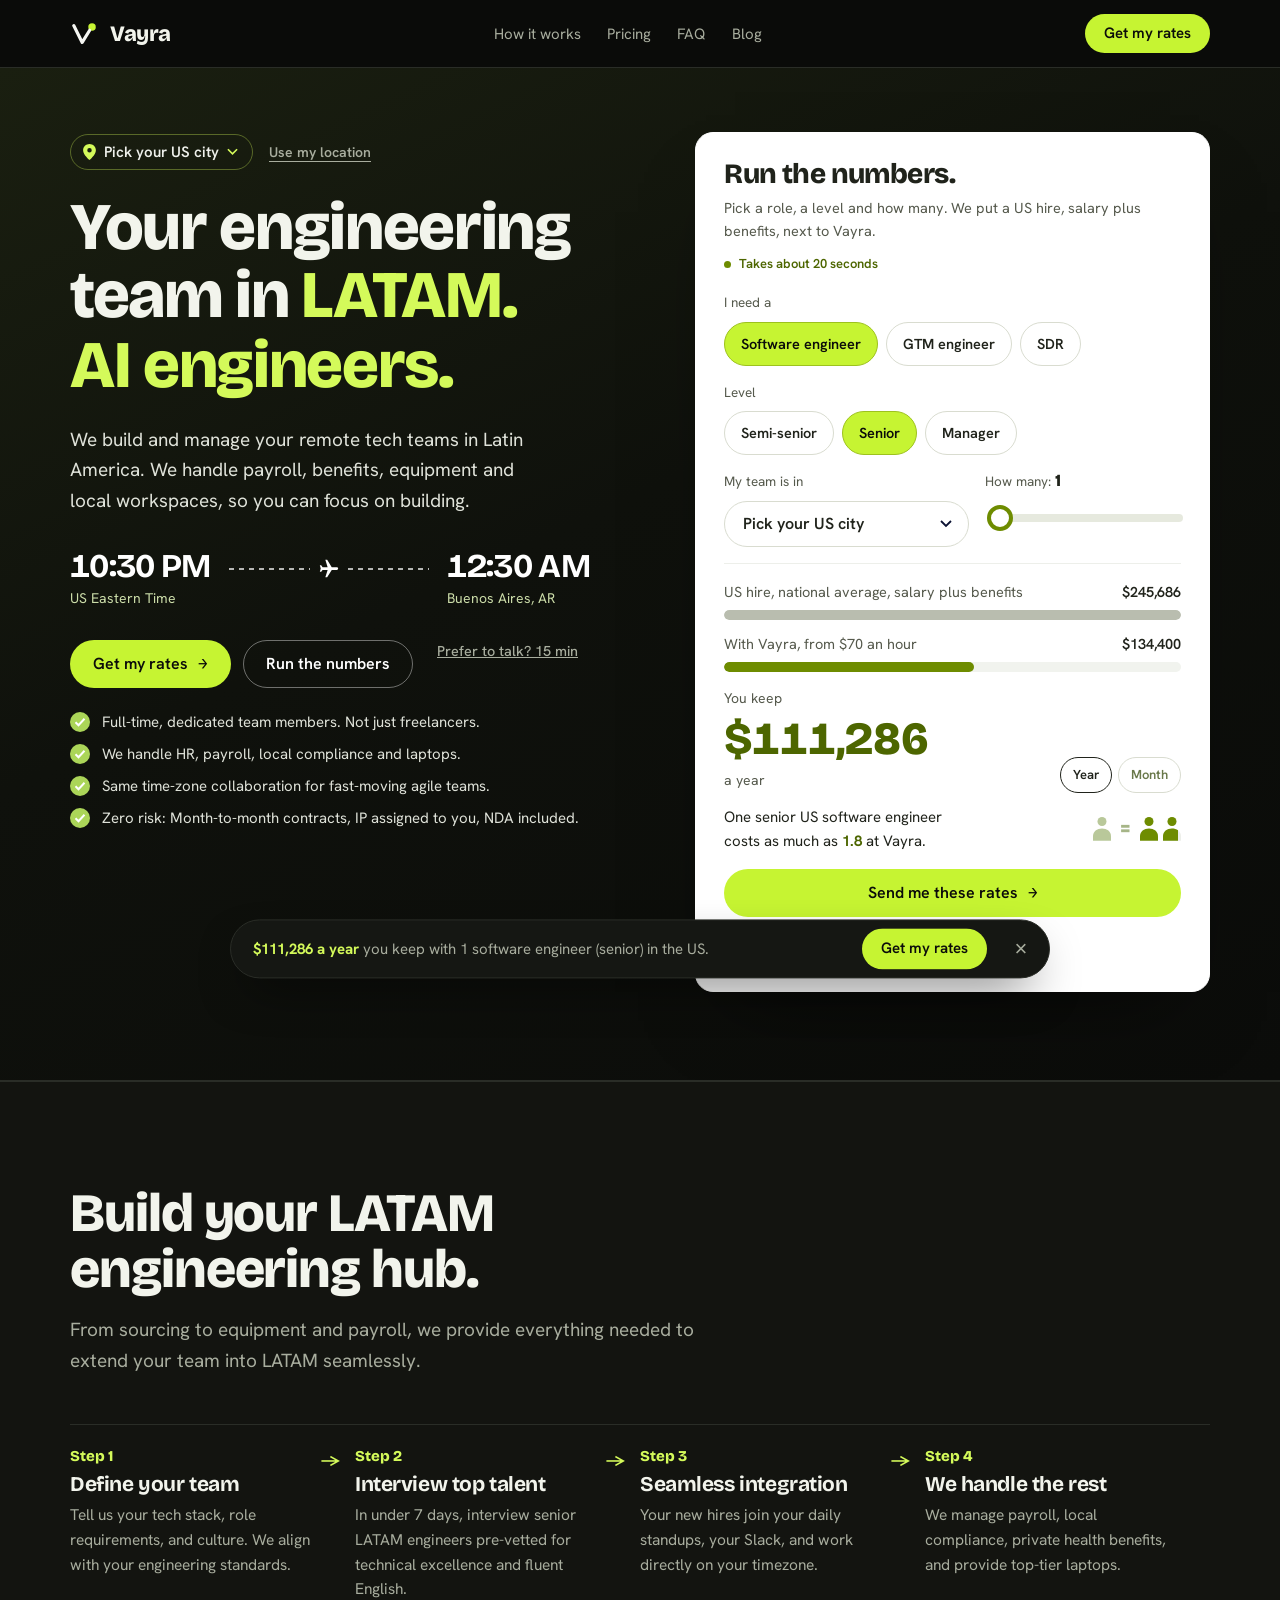
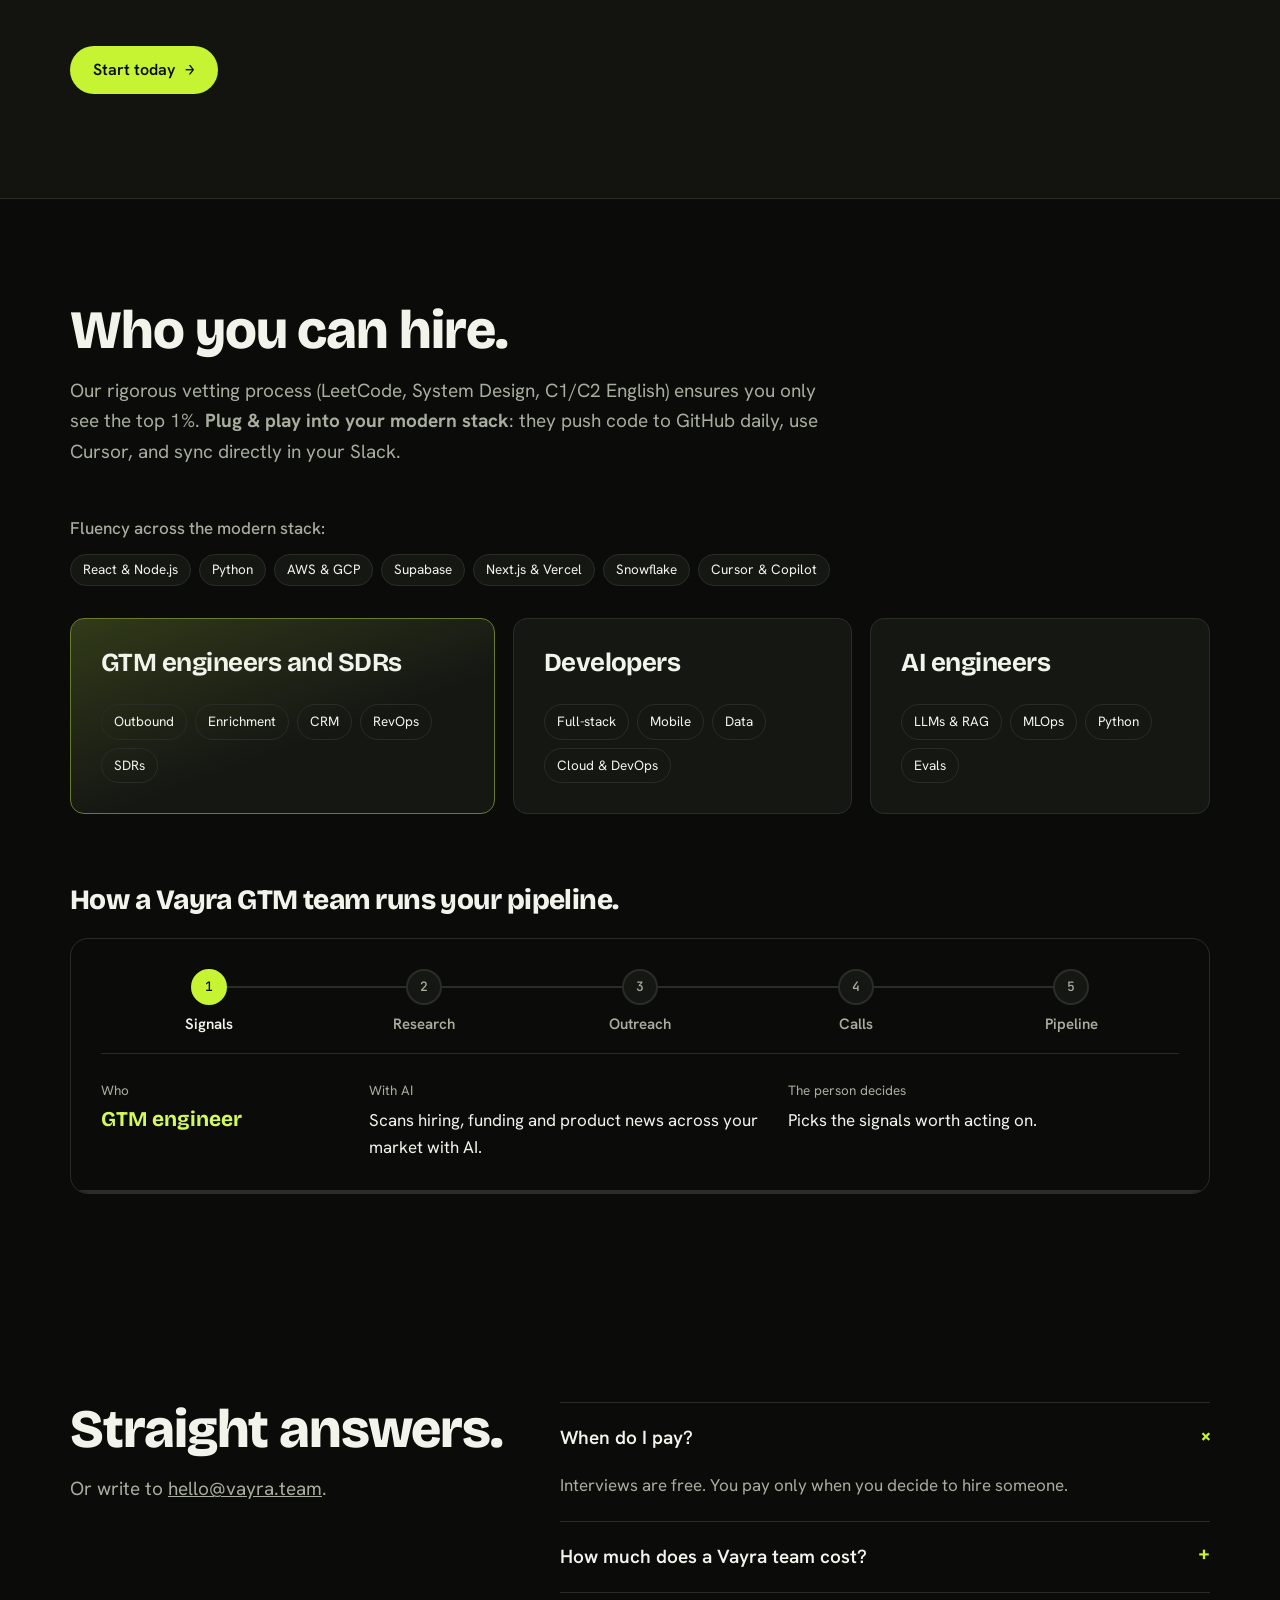
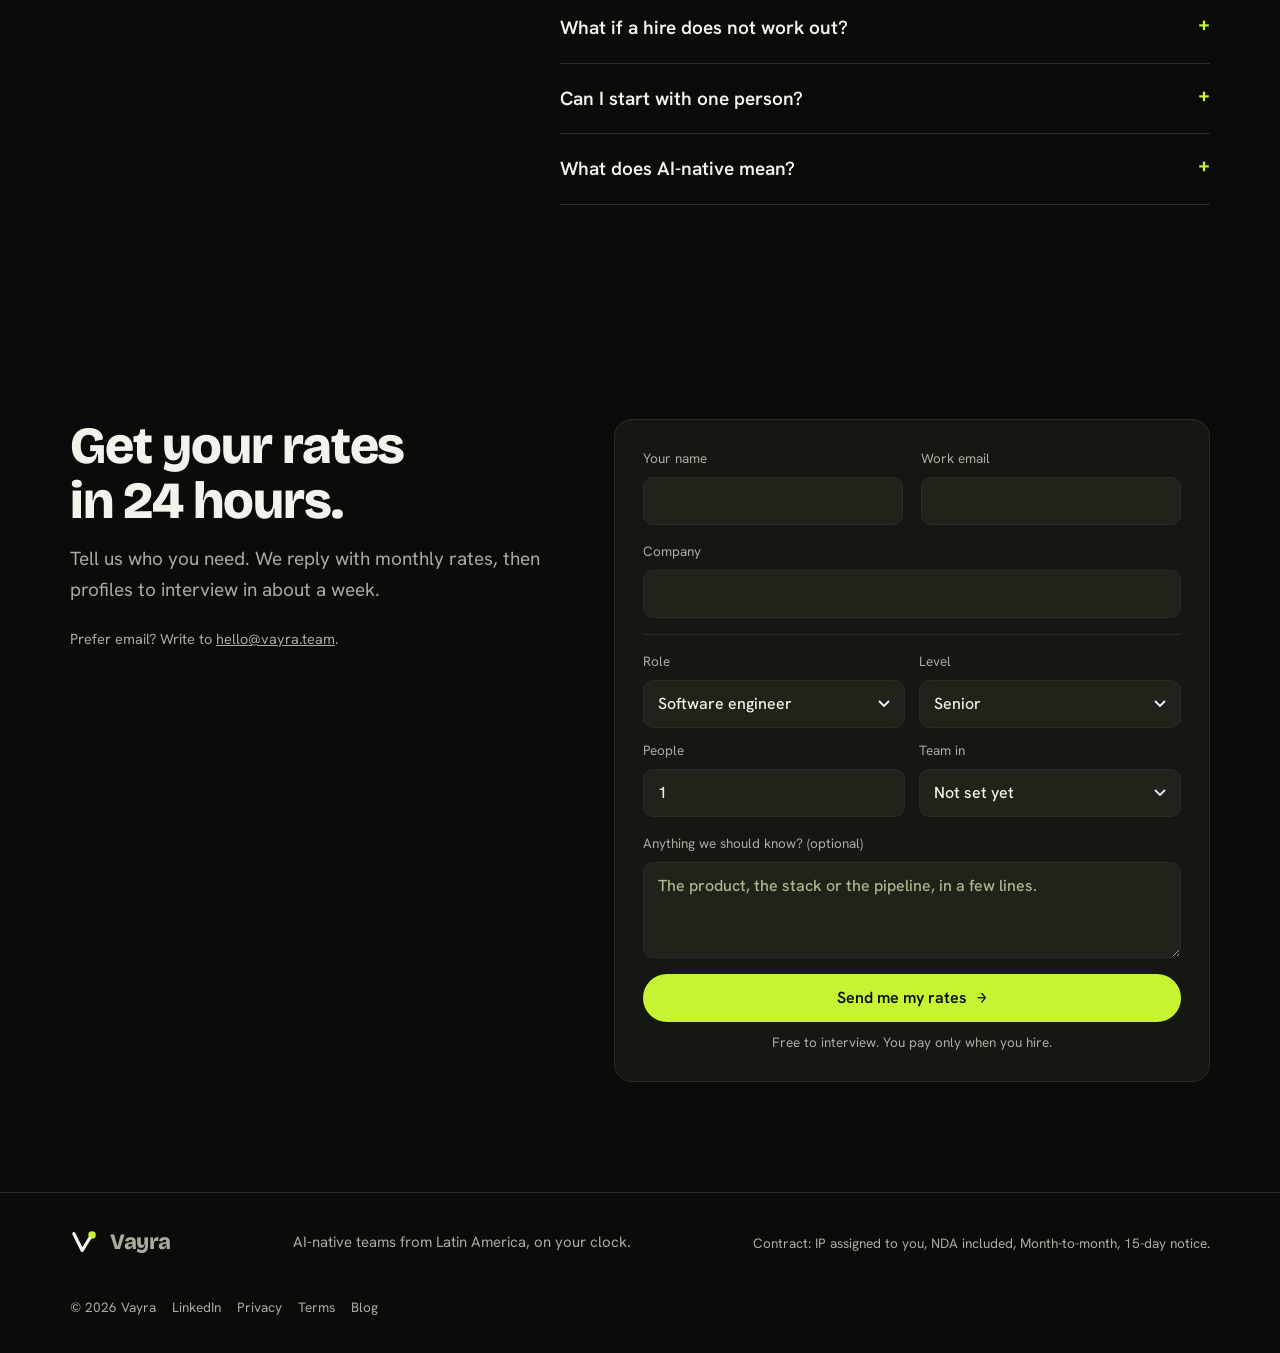
<file: public/index.html>
<!doctype html>
<html lang="en">
<head>
<meta charset="utf-8">
<meta name="viewport" content="width=device-width, initial-scale=1, viewport-fit=cover">
<meta name="keywords" content="nearshore developers, LATAM software engineers, AI engineers Latin America, nearshoring IT services, GTM engineers, hire remote developers">
<title>Vayra | Your Engineering Team in LATAM</title>
<meta name="description" content="Hire senior nearshore software developers, AI engineers, and GTM teams from Latin America. Vayra provides senior LATAM talent working in US timezones.">
<link rel="canonical" href="https://vayra.team/">
<meta name="robots" content="index, follow, max-image-preview:large">
<meta name="theme-color" content="#0B0C0A">
<meta name="color-scheme" content="dark">
<meta property="og:type" content="website">
<meta property="og:site_name" content="Vayra">
<meta property="og:url" content="https://vayra.team/">
<meta property="og:title" content="Vayra | Senior AI-native teams from Latin America, on your clock">
<meta property="og:description" content="Hire senior, AI-native developers, AI engineers, GTM engineers and SDRs from Latin America who work your hours. Free to interview, rates in 24 hours, pay only when you hire.">
<meta property="og:image" content="https://vayra.team/og.png">
<meta property="og:image:width" content="1200">
<meta property="og:image:height" content="630">
<meta property="og:image:alt" content="Vayra. Senior AI-native teams, on your clock. Free to interview, rates in 24 hours, pay only when you hire.">
<meta property="og:locale" content="en_US">
<meta name="twitter:card" content="summary_large_image">
<meta name="twitter:title" content="Vayra | Senior AI-native teams from Latin America, on your clock">
<meta name="twitter:description" content="Hire senior, AI-native developers, AI engineers, GTM engineers and SDRs from Latin America who work your hours. Free to interview, rates in 24 hours, pay only when you hire.">
<meta name="twitter:image" content="https://vayra.team/og.png">
<link rel="icon" href="/favicon-v2.svg" type="image/svg+xml">
<link rel="icon" href="/favicon-32-v2.png" sizes="32x32" type="image/png">
<link rel="apple-touch-icon" href="/apple-touch-icon-v2.png">
<link rel="alternate" type="text/plain" href="/llms.txt" title="LLM summary">
<link rel="preconnect" href="https://fonts.googleapis.com">
<link rel="preconnect" href="https://fonts.gstatic.com" crossorigin>
<link rel="stylesheet" href="https://fonts.googleapis.com/css2?family=Bricolage+Grotesque:opsz,wght@12..96,500;12..96,700;12..96,800&family=Hanken+Grotesk:wght@400;500;600&family=JetBrains+Mono:wght@400;500&display=swap">
<style>
body{margin:0}img{max-width:100%}[hidden]{display:none!important}
/* Vayra: navy site, warm paper for the how-it-works section. One dark look. */
:root{
  color-scheme: dark;
  --ink:#0B0C0A;        /* page background, deep navy */
  --ink-2:#151713;      /* raised surfaces */
  --ink-3:#1F211B;      /* hover / lines strong */
  --line:#2A2D27;       /* hairlines */
  --fg:#F2F4EC;         /* main text */
  --muted:#A8AD9E;      /* secondary text */
  --sun:#C6F432;
  --sun-t:#D4FA5A;        /* accent: Andes sun */
  --sun-ink:#0B0C0A;    /* text on accent */
  --sky:#D4FA5A;        /* secondary accent: celeste */
  --leaf:#D4FA5A;       /* ok state */
  --paper:#131410;      /* cafe wall */
  --paper-ink:#F2F4EC;  /* text on wall */
  --paper-muted:#A8AD9E;
  --f-display:"Bricolage Grotesque", "Hanken Grotesk", system-ui, sans-serif;
  --f-body:"Hanken Grotesk", system-ui, -apple-system, "Segoe UI", sans-serif;
  --f-poster:"Anton", "Oswald", "Arial Narrow", Impact, sans-serif;
  --f-mono:"JetBrains Mono", ui-monospace, "SFMono-Regular", Menlo, monospace;
  --r:14px;
}
*{box-sizing:border-box}
html{scroll-behavior:smooth}
body{background:var(--ink);color:var(--fg);font-family:var(--f-body);font-size:17px;line-height:1.6;-webkit-font-smoothing:antialiased;overflow-x:hidden}
a{color:inherit}
:focus-visible{outline:2px solid var(--sun);outline-offset:3px;border-radius:6px}
h1,h2,h3{font-family:var(--f-display);line-height:1.05;letter-spacing:-.02em;margin:0;text-wrap:balance}
p{margin:0}
.wrap{max-width:1180px;margin-inline:auto;padding-left:max(20px, env(safe-area-inset-left,0px));padding-right:max(20px, env(safe-area-inset-right,0px))}
.lede{color:var(--muted);font-size:19px;max-width:58ch}

/* buttons */
.btn{display:inline-flex;align-items:center;gap:10px;font:600 16px/1 var(--f-body);text-decoration:none;padding:15px 22px;border-radius:999px;border:1px solid transparent;transition:transform .2s ease, background .2s ease, border-color .2s ease}
.btn-sun{background:var(--sun);color:var(--sun-ink)}
.btn-sun:hover{transform:translateY(-2px)}
.btn-ghost{border-color:var(--line);color:var(--fg)}
.btn-ghost:hover{border-color:var(--muted)}
.btn .arr{font-family:var(--f-mono)}

/* nav */
.nav{position:sticky;top:env(safe-area-inset-top,0px);z-index:20;background:color-mix(in srgb, var(--ink) 86%, transparent);backdrop-filter:blur(10px);border-bottom:1px solid var(--line)}
.nav .wrap{display:flex;align-items:center;justify-content:space-between;gap:20px;padding-block:14px}
.brand{display:flex;align-items:center;gap:10px;text-decoration:none;font:800 22px/1 var(--f-display);letter-spacing:-.02em}
.brand svg{width:30px;height:30px}
.nav ul{display:flex;gap:26px;list-style:none;margin:0;padding:0}
.nav ul a{text-decoration:none;color:var(--muted);font-size:15px}
.nav ul a:hover{color:var(--fg)}
.nav .btn{padding:11px 18px;font-size:15px}

/* hero */
.hero{position:relative;overflow:hidden;border-bottom:1px solid var(--line)}
.hero::before{content:"";position:absolute;inset:0;background:radial-gradient(60% 70% at 85% 10%, color-mix(in srgb, var(--sun) 12%, transparent), transparent 70%)}
.hero .wrap{position:relative;display:grid;grid-template-columns:1.05fr .95fr;gap:56px;align-items:center;padding-block:88px 96px}
.hero h1{font-size:clamp(36px,4.4vw,58px);font-weight:800;margin-block:18px 22px}
.hero h1 em{font-style:normal;color:var(--sun)}
.hero .cta{display:flex;flex-wrap:wrap;gap:12px;margin-top:32px}

/* sections */
section{scroll-margin-top:80px}
.sec{padding-block:104px}
.sec-head{display:grid;gap:16px;margin-bottom:48px;max-width:760px}
.sec-head h2{font-size:clamp(32px,4.4vw,54px);font-weight:800}

/* offers */
.offers{display:grid;grid-template-columns:1.25fr 1fr 1fr;gap:18px}
.offer{background:var(--ink-2);border:1px solid var(--line);border-radius:var(--r);padding:30px;display:flex;flex-direction:column;gap:16px;min-width:0}
.offer h3{font-size:26px;font-weight:700}
.offer p{color:var(--muted)}
.offer.lead{background:linear-gradient(160deg, color-mix(in srgb, var(--sun) 16%, var(--ink-2)), var(--ink-2) 60%);border-color:color-mix(in srgb, var(--sun) 40%, var(--line))}
.chips{display:flex;flex-wrap:wrap;gap:8px;margin-top:auto;padding-top:6px;list-style:none;margin-bottom:0;padding-left:0}
.chips li{font-size:13.5px;padding:6px 12px;border-radius:999px;border:1px solid var(--line);color:var(--fg)}
.start{display:grid;grid-template-columns:auto 1fr 1fr;gap:18px;margin-top:18px;align-items:stretch}
.start .label{font-family:var(--f-display);font-weight:700;font-size:20px;align-self:center;padding-right:10px}
.start div.opt{border-top:1px solid var(--line);padding-top:16px}
.start h4{margin:0 0 4px;font:600 17px/1.3 var(--f-body)}
.start p{color:var(--muted);font-size:16px}

/* gtm system */
.gtm{background:var(--ink-2);border-block:1px solid var(--line)}
.gtm-note{margin-top:22px;color:var(--muted);font-size:16px;max-width:70ch}


/* hero layout */
.hero .wrap{grid-template-areas:"top calc" "trust calc";grid-template-rows:auto 1fr;align-items:start;row-gap:0;padding-block:64px 88px}
.hero-top{grid-area:top}
.hero-trust{grid-area:trust}
.hero .calc{grid-area:calc}
.hero h1{margin-top:8px}



.equiv{display:flex;align-items:center;justify-content:space-between;gap:12px 16px;flex-wrap:wrap}
.equiv p{font-size:15px;color:var(--fg);max-width:32ch}
.equiv b{color:var(--sun)}
.people{display:flex;align-items:flex-end;gap:5px}
.people .eq{font:800 20px/1 var(--f-display);color:var(--muted);margin:0 4px 3px}
.people .p{position:relative;width:18px;height:25px;animation:pop .35s ease both}
.people .p svg{position:absolute;inset:0;width:18px;height:25px}
.people .p .fill{position:absolute;inset:0;overflow:hidden;width:var(--w,100%)}
.people .p.us svg{fill:#7F8F5E}
.people .p .ghost svg{fill:#4C5F26}
.people .p .fill svg{fill:var(--sun)}
@keyframes pop{from{transform:translateY(6px);opacity:0}to{transform:none;opacity:1}}

/* promises */
.promises{display:grid;gap:10px;list-style:none;margin:26px 0 0;padding:0}
.promises li{display:flex;gap:12px;align-items:flex-start;font-size:16.5px;color:var(--fg)}
.promises svg{flex:none;width:20px;height:20px;margin-top:2px}
.hero .cta{margin-top:30px}
.textlink{color:var(--fg);font-weight:600;text-decoration:underline;text-decoration-color:var(--sun);text-underline-offset:5px;padding-block:12px}

/* calculator */
.calc{background:var(--ink-2);border:1px solid var(--line);border-radius:18px;padding:26px 28px;display:grid;gap:16px;min-width:0;box-shadow:0 30px 70px -40px #000}
.calc h2{font-size:clamp(22px,2.2vw,28px);font-weight:800;letter-spacing:-.02em;line-height:1.1}
.calc .sub{color:var(--muted);font-size:14.5px;margin-top:6px}
.opt{display:grid;gap:8px;min-width:0}
.opt-l{font-size:13.5px;color:var(--muted)}
.opt-l output{font:800 17px/1 var(--f-display);color:var(--fg)}
.roles{display:flex;flex-wrap:wrap;gap:8px}
.roles button{font:600 14.5px/1 var(--f-body);color:var(--fg);background:transparent;border:1px solid var(--line);border-radius:999px;padding:0 16px;min-height:44px;cursor:pointer;transition:background-color .15s ease, border-color .15s ease}
.roles button:hover{border-color:var(--muted)}
.roles button[aria-pressed="true"]{background:var(--sun);color:var(--sun-ink);border-color:var(--sun)}
.opt.two{grid-template-columns:minmax(0,1fr) minmax(0,.8fr);gap:16px;align-items:start}
.cityselect{appearance:none;-webkit-appearance:none;font:600 16px/1.2 var(--f-body);color:var(--fg);background:transparent url("data:image/svg+xml,%3Csvg xmlns='http://www.w3.org/2000/svg' viewBox='0 0 12 8'%3E%3Cpath d='M1 1l5 5 5-5' fill='none' stroke='%23EEF1FA' stroke-width='1.8'/%3E%3C/svg%3E") no-repeat right 16px center/12px 8px;border:1px solid var(--line);border-radius:999px;min-height:46px;padding:0 44px 0 18px;cursor:pointer;width:100%}
.cityselect:hover{border-color:var(--muted)}
.cityselect option,.cityselect optgroup{color:#111;background:#fff}
.geo-note{font-size:12.5px;color:var(--muted);min-height:1.2em}
input[type=range]{-webkit-appearance:none;appearance:none;width:100%;height:30px;background:transparent;cursor:pointer}
input[type=range]::-webkit-slider-runnable-track{height:8px;border-radius:999px;background:linear-gradient(90deg,var(--sun) var(--p,0%),#38471A var(--p,0%))}
input[type=range]::-moz-range-track{height:8px;border-radius:999px;background:#38471A}
input[type=range]::-moz-range-progress{height:8px;border-radius:999px;background:var(--sun)}
input[type=range]::-webkit-slider-thumb{-webkit-appearance:none;width:26px;height:26px;border-radius:50%;background:var(--fg);border:4px solid var(--sun);margin-top:-9px}
input[type=range]::-moz-range-thumb{width:20px;height:20px;border-radius:50%;background:var(--fg);border:4px solid var(--sun)}
.result{display:grid;gap:12px;padding-top:16px;border-top:1px solid var(--line)}
.bar-row{display:grid;gap:7px}
.bar-top{display:flex;justify-content:space-between;gap:12px;font-size:14.5px;color:var(--muted)}
.bar-top strong{color:var(--fg);font-variant-numeric:tabular-nums;font-weight:600;white-space:nowrap}
.bar{height:10px;border-radius:999px;background:#38471A;overflow:hidden}
.bar span{display:block;height:100%;border-radius:999px;transition:width .5s cubic-bezier(.2,.7,.2,1)}
.bar .us{background:#7F8F5E}
.bar .la{background:var(--sun)}
.loss{display:flex;align-items:flex-end;justify-content:space-between;gap:14px;flex-wrap:wrap}
.loss .l{color:var(--muted);font-size:14px}
.loss strong{display:block;font:800 clamp(32px,3.8vw,46px)/1 var(--f-display);color:var(--sun);font-variant-numeric:tabular-nums;margin:4px 0}
.per{display:flex;gap:6px}
.per button{font:600 13px/1 var(--f-body);color:var(--muted);background:transparent;border:1px solid var(--line);border-radius:999px;padding:0 12px;min-height:36px;cursor:pointer}
.per button[aria-pressed="true"]{color:var(--fg);border-color:var(--fg)}
.calc .go .btn{width:100%;justify-content:center}
.calc .go p{color:var(--muted);font-size:13px;text-align:center;margin-top:10px}
.how summary{cursor:pointer;color:var(--muted);font-size:13px;font-weight:600;list-style:none;display:inline-flex;align-items:center;gap:8px;min-height:32px}
.how summary::-webkit-details-marker{display:none}
.how summary::after{content:"+";color:var(--sun);font-size:16px}
.how[open] summary::after{content:"\2212"}
.how .fine{color:var(--muted);font-size:13px;line-height:1.55;margin-top:6px}
.how a{color:var(--muted)}

/* how it works, on paper */
.paper{background:var(--paper);color:var(--paper-ink)}
.paper h2{color:var(--paper-ink)}
.paper .lede{color:var(--paper-muted)}
.steps{display:grid;grid-template-columns:repeat(4,minmax(0,1fr));gap:0;list-style:none;margin:0;padding:0;border-top:2px solid var(--paper-ink)}
.steps li{padding:22px 22px 0 0;display:grid;gap:8px;align-content:start;position:relative}
.steps li:not(:last-child)::after{content:"\2192";position:absolute;right:14px;top:22px;color:#ABD558;font-weight:700}
.steps .when{font:800 15px/1.2 var(--f-display);color:#C5E28C}
.steps h3{font-size:21px;font-weight:700;color:var(--paper-ink);padding-right:28px}
.steps p{color:var(--paper-muted);font-size:15.5px;padding-right:20px}
.guar{display:grid;grid-template-columns:repeat(3,minmax(0,1fr));gap:28px;margin-top:64px}
.guar div{display:grid;gap:8px;align-content:start}
.guar svg{width:28px;height:28px}
.guar h3{font-size:21px;font-weight:700;color:var(--paper-ink)}
.guar p{color:var(--paper-muted);font-size:15.5px}

/* time zones */
.tz-top{display:flex;align-items:flex-end;justify-content:space-between;gap:20px;flex-wrap:wrap;margin-bottom:24px}
.tz-top .opt{min-width:240px}

/* quote form */
.quote{position:relative}
.quote .wrap{display:grid;grid-template-columns:minmax(0,.9fr) minmax(0,1.1fr);gap:56px;padding-block:110px;align-items:start}
.quote h2{font-size:clamp(32px,4.2vw,52px);font-weight:800}
.quote .lede{margin-top:16px}
.quote .promises{margin-top:24px}
.q-alt{margin-top:22px;color:var(--muted);font-size:14.5px}
.qform{background:var(--ink-2);border:1px solid var(--line);border-radius:18px;padding:28px;display:grid;grid-template-columns:1fr 1fr;gap:16px 18px}
.qform .full{grid-column:1 / -1}
.field{display:grid;gap:7px;min-width:0}
.field label{font-size:13.5px;color:var(--muted)}
.field input,.field select,.field textarea{font:500 16px/1.4 var(--f-body);color:var(--fg);background:#20231A;border:1px solid var(--line);border-radius:10px;padding:12px 14px;min-height:48px;width:100%}
.field select{appearance:none;-webkit-appearance:none;background:#20231A url("data:image/svg+xml,%3Csvg xmlns='http://www.w3.org/2000/svg' viewBox='0 0 12 8'%3E%3Cpath d='M1 1l5 5 5-5' fill='none' stroke='%23EEF1FA' stroke-width='1.8'/%3E%3C/svg%3E") no-repeat right 14px center/12px 8px;padding-right:40px}
.field select option,.field select optgroup{color:#111;background:#fff}
.field textarea{min-height:96px;resize:vertical}
.field textarea::placeholder,.field input::placeholder{color:#AAB88F}
.field input:focus,.field select:focus,.field textarea:focus{outline:2px solid var(--sun);outline-offset:1px;border-color:transparent}
.field .err{font-size:13px;color:#F2A3A3}
.field .err:empty,.form-status:empty{display:none}
.field.bad input{border-color:#F2A3A3}
.need{grid-column:1 / -1;display:grid;grid-template-columns:repeat(2,minmax(0,1fr));gap:12px 14px;padding-top:16px;border-top:1px solid var(--line)}
.need-l{grid-column:1 / -1;font-size:13.5px;color:var(--fg);font-weight:600}
.qform .send{display:grid;gap:10px}
.qform .send .btn{justify-content:center}
.qform .send p{color:var(--muted);font-size:13.5px;text-align:center}
.form-status{font-size:15px;color:var(--leaf);min-height:1.3em}

/* exit dialog */
.exit{position:fixed;inset:0;z-index:50;display:grid;place-items:center;padding:max(16px, env(safe-area-inset-top,0px)) max(16px, env(safe-area-inset-right,0px)) max(16px, env(safe-area-inset-bottom,0px)) max(16px, env(safe-area-inset-left,0px));background:rgba(5,8,18,.72)}


/* gtm loop */
.gl{border:1px solid var(--line);border-radius:18px;background:var(--ink);padding:30px 30px 0;overflow:hidden}
.gl-track{position:relative;display:grid;grid-template-columns:repeat(5,minmax(0,1fr))}
.gl-track::before{content:"";position:absolute;left:10%;right:10%;top:17px;height:2px;background:var(--line)}
.gl-fill{position:absolute;left:10%;top:17px;height:2px;width:calc(var(--i,0) * 20%);background:var(--sun);transition:width .7s cubic-bezier(.2,.7,.2,1)}
.gl-track button{position:relative;z-index:1;display:grid;justify-items:center;gap:10px;background:none;border:0;padding:0 4px 20px;color:var(--muted);font:600 15px/1.2 var(--f-body);cursor:pointer;min-height:44px}
.gl-track button i{display:grid;place-items:center;width:36px;height:36px;border-radius:50%;background:var(--ink-2);border:2px solid var(--line);font:500 13px/1 var(--f-mono);font-style:normal;color:var(--muted);transition:background-color .3s ease, border-color .3s ease, color .3s ease}
.gl-track button.done i{border-color:var(--sun);color:var(--fg)}
.gl-track button[aria-selected="true"]{color:var(--fg)}
.gl-track button[aria-selected="true"] i{background:var(--sun);border-color:var(--sun);color:var(--sun-ink)}
.gl-track button:hover i{border-color:var(--muted)}
.gl-panel{display:grid;grid-template-columns:minmax(0,.8fr) minmax(0,1.3fr) minmax(0,1.3fr);gap:28px;padding:26px 0 28px;border-top:1px solid var(--line)}
.gl-panel > div{transition:opacity .25s ease}
.gl-panel.swap > div{opacity:0}
.gl-k{display:block;font-size:13.5px;color:var(--muted);margin-bottom:6px}
.gl-panel b{font:700 21px/1.2 var(--f-display);color:var(--sun)}
.gl-panel p{font-size:17px;color:var(--fg)}
.gl-timer{height:3px;background:var(--line);margin:0 -30px}
.gl-timer span{display:block;height:100%;width:0;background:var(--sun)}
.gl.run .gl-timer span{animation:gltime 4.6s linear forwards}
@keyframes gltime{to{width:100%}}


/* cities, on paper */
.wall{background:var(--paper);color:var(--paper-ink);position:relative;overflow:hidden}
.wall::before{content:"";position:absolute;inset:0;opacity:.5;background:radial-gradient(circle at 20% 30%, rgba(198,244,50,.10) 0 1px, transparent 1.5px) 0 0/18px 18px, radial-gradient(circle at 70% 60%, rgba(198,244,50,.08) 0 1px, transparent 1.5px) 0 0/23px 23px}
.wall .wrap{position:relative}
.wall h2{color:var(--paper-ink);font-family:var(--f-poster);font-weight:400;text-transform:uppercase;letter-spacing:0;font-size:clamp(44px,7.4vw,96px);line-height:.9}
.wall .lede{color:var(--paper-muted)}
.atlas{display:grid;grid-template-columns:minmax(0,1.1fr) minmax(0,1fr);gap:72px;align-items:center;margin-top:52px}
.mapposter{position:relative;margin:0;background:#fff;padding:10px;box-shadow:0 2px 0 rgba(0,0,0,.06), 0 24px 40px -22px rgba(0,0,0,.55);transform:rotate(-.6deg)}
.mapposter::before{content:"";position:absolute;top:-12px;left:50%;width:84px;height:24px;transform:translateX(-50%) rotate(-3deg);background:rgba(196,212,255,.8);box-shadow:0 1px 2px rgba(0,0,0,.08);z-index:2}
.mapfield{position:relative;background:#151712;aspect-ratio:600/764}
.mapfield > svg{position:absolute;inset:0;width:100%;height:100%}
.mapfoot{display:flex;justify-content:space-between;gap:12px;background:#151712;color:#BECBA5;font-family:var(--f-mono);font-size:11px;text-transform:uppercase;padding:12px 16px;border-top:1px solid #38471A}
.at-pin{position:absolute;left:var(--x);top:var(--y);width:28px;height:28px;margin:-14px 0 0 -14px;border:0;padding:0;background:transparent;cursor:pointer;border-radius:50%;z-index:1}
.at-pin::before{content:"";position:absolute;inset:9px;border-radius:50%;background:var(--sun);transition:inset .25s ease, background-color .25s ease}
.at-pin:hover::before{inset:7px}
.at-pin[aria-pressed="true"]{z-index:3}
.at-pin[aria-pressed="true"]::before{inset:7px;background:#fff;box-shadow:0 0 0 4px var(--sun)}
.at-pin:focus-visible{outline:2px solid #fff;outline-offset:0}
.at-label{position:absolute;left:var(--x);top:var(--y);transform:translate(18px,-50%);font-family:var(--f-poster);font-size:clamp(14px,1.9vw,21px);line-height:1;text-transform:uppercase;color:#151712;background:var(--sun);padding:5px 8px 4px;white-space:nowrap;pointer-events:none;z-index:4}
.at-label.left{transform:translate(calc(-100% - 18px),-50%)}
.at-you{position:absolute;left:var(--x);top:var(--y);display:flex;align-items:center;gap:7px;transform:translate(-6px,-6px);font-family:var(--f-mono);font-size:11px;text-transform:uppercase;color:#F5F6F2;pointer-events:none;white-space:nowrap;transition:left .5s ease, top .5s ease}
.at-you i{width:12px;height:12px;border-radius:50%;border:2px solid #F5F6F2;background:#151712;flex:none}
.at-you.left{flex-direction:row-reverse;transform:translate(calc(-100% + 6px),-6px)}
.atside{display:grid;grid-template-columns:minmax(0,1fr);gap:28px;min-width:0}
.atside > *{min-width:0}
.at-q{display:block;font-size:14px;font-weight:600;color:var(--paper-muted);margin:0 0 10px}
.wall .cityselect{color:var(--paper-ink);border-color:rgba(241,245,249,.32);background-image:url("data:image/svg+xml,%3Csvg xmlns='http://www.w3.org/2000/svg' viewBox='0 0 12 8'%3E%3Cpath d='M1 1l5 5 5-5' fill='none' stroke='%232A2118' stroke-width='1.8'/%3E%3C/svg%3E");max-width:340px}
.wall .cityselect:hover{border-color:var(--paper-ink)}
.citychips{display:flex;flex-wrap:wrap;gap:8px;list-style:none;margin:0;padding:0}
.chip{font:600 14px/1 var(--f-body);color:var(--paper-ink);background:transparent;border:1px solid rgba(241,245,249,.28);border-radius:999px;padding:0 14px;min-height:40px;cursor:pointer;white-space:nowrap}
.chip:hover{border-color:var(--paper-ink)}
.chip[aria-pressed="true"]{background:#ABD558;color:#FFFFFF;border-color:#ABD558}
.cityhead{display:grid;gap:10px;padding-top:22px;border-top:1px solid rgba(241,245,249,.18)}
.ch-name{display:flex;align-items:baseline;flex-wrap:wrap;gap:6px 14px;font-family:var(--f-poster);font-size:clamp(40px,4.4vw,58px);line-height:.95;text-transform:uppercase;color:var(--paper-ink)}
.ch-country{font-family:var(--f-body);font-size:16px;font-weight:600;text-transform:none;color:var(--paper-muted)}
.say{font-family:var(--f-display);font-weight:700;font-size:clamp(22px,2.4vw,30px);line-height:1.3;color:var(--paper-ink);max-width:28ch;text-wrap:pretty}
.say b{font-weight:800;background:linear-gradient(transparent 62%, rgba(198,244,50,.55) 62%)}
.cityline{color:var(--paper-muted);max-width:44ch}
.strip{display:grid;gap:8px}
.strip-row{display:grid;grid-template-columns:96px minmax(0,1fr);gap:12px;align-items:center;font-size:13px;color:var(--paper-muted)}
.strip-bar{position:relative;height:14px;border-radius:999px;background:rgba(241,245,249,.10);overflow:hidden}
.strip-bar span{position:absolute;top:0;bottom:0;border-radius:999px;transition:left .5s ease, width .5s ease}
.strip-bar .you-band{background:var(--paper-ink)}
.strip-bar .team-band{background:#ABD558}
.strip-axis{display:flex;justify-content:space-between;margin-left:108px;font-family:var(--f-mono);font-size:11px;color:var(--paper-muted)}
.shared{font-family:var(--f-display);font-weight:800;font-size:20px;color:var(--paper-ink)}
.posters{display:grid;grid-template-columns:repeat(3,minmax(0,1fr));gap:34px;margin-top:96px}
.poster{container-type:inline-size;position:relative;margin:0;background:#fff;padding:10px;box-shadow:0 2px 0 rgba(0,0,0,.06), 0 24px 40px -22px rgba(0,0,0,.55);transform:rotate(var(--tilt));transition:transform .4s ease}
.poster:hover{transform:rotate(0deg) translateY(-4px)}
.poster::before{content:"";position:absolute;top:-12px;left:50%;width:84px;height:24px;transform:translateX(-50%) rotate(-3deg);background:rgba(196,212,255,.8);box-shadow:0 1px 2px rgba(0,0,0,.08)}
.poster svg{display:block;width:100%;height:auto}
.poster .band{padding:6cqw 6cqw 6cqw;display:grid;grid-template-columns:minmax(0,1fr);gap:3cqw}
.poster .band > *{min-width:0}
.poster .city{font-family:var(--f-poster);font-weight:400;font-size:20cqw;overflow-wrap:anywhere;line-height:.86;text-transform:uppercase}
.poster .line{font-size:max(15px,5.6cqw);line-height:1.3}
.poster .foot{display:flex;justify-content:space-between;align-items:center;font-family:var(--f-mono);font-size:max(11px,3.6cqw);text-transform:uppercase;margin-top:1cqw}
.poster-go{font:600 max(13px,4cqw)/1 var(--f-body);color:inherit;background:none;border:0;padding:10px 0;cursor:pointer;text-decoration:underline;text-underline-offset:4px}
.p-mza{--tilt:-1.6deg}
.p-mza .band{background:#374618;color:#DFEFC0}
.p-mza .city{color:#C0DF81}
.p-bue{--tilt:1.2deg}
.p-bue .band{background:#465E17;color:#ECEEE9}
.p-bue .city{color:#D5EAAB}
.p-rio{--tilt:-.8deg}
.p-rio .band{background:#4D671A;color:#EAECE5}
.p-rio .city{color:#D0E8A1}
.wall-close{margin-top:64px;font-family:var(--f-display);font-weight:700;font-size:clamp(22px,2.6vw,30px);color:var(--paper-ink);max-width:30ch}

/* leaving: numbers, next steps, one field */
.exit-card{position:relative;width:min(520px,100%);max-height:calc(100dvh - 32px);overflow:auto;background:var(--ink-2);color:var(--fg);border:1px solid var(--line);padding:34px 30px 24px;border-radius:18px;box-shadow:0 40px 90px -30px #000}
.exit-k{font-size:14px;color:var(--muted)}
.exit-card h2{font-size:clamp(26px,4vw,34px);font-weight:800;margin-top:8px}
.exit-big{display:flex;flex-wrap:wrap;align-items:baseline;gap:6px 12px;margin-top:16px}
.exit-big strong{font:800 clamp(38px,6vw,52px)/1 var(--f-display);color:var(--sun);font-variant-numeric:tabular-nums}
.exit-big span{color:var(--muted);font-size:15px}
.exit-next{list-style:none;margin:22px 0 0;padding:0;display:grid;gap:0;border-top:1px solid var(--line)}
.exit-next li{display:grid;grid-template-columns:132px minmax(0,1fr);gap:12px;padding:12px 0;border-bottom:1px solid var(--line);font-size:15px}
.exit-next b{font:700 15px/1.3 var(--f-display);color:var(--sun)}
.exit-next span{color:var(--fg)}
.exit-form{display:flex;gap:10px;margin-top:20px;flex-wrap:wrap}
.exit-form input{flex:1 1 220px;min-width:0;font:500 16px/1.4 var(--f-body);color:var(--fg);background:#20231A;border:1px solid var(--line);border-radius:999px;padding:12px 18px;min-height:50px}
.exit-form input::placeholder{color:#AAB88F}
.exit-form input:focus{outline:2px solid var(--sun);outline-offset:1px;border-color:transparent}
.exit-form .btn{flex:0 0 auto;justify-content:center}
.exit-err{color:#F2A3A3;font-size:14px;margin-top:8px}
.exit-err:empty{display:none}
.exit-x{position:absolute;top:8px;right:8px;width:44px;height:44px;border:0;background:transparent;color:var(--muted);font-size:26px;line-height:1;cursor:pointer;border-radius:50%}
.exit-x:hover{color:var(--fg)}
.exit-later{display:block;margin:12px auto 0;background:none;border:0;color:var(--muted);text-decoration:underline;font:500 14px/1 var(--f-body);cursor:pointer;min-height:44px;padding:0 6px}
.exit-actions{display:flex;flex-wrap:wrap;gap:10px;margin-top:22px;align-items:center}
.exit-actions .exit-later{margin:0}
#exit-b p{color:var(--muted);margin-top:12px}
#exit-b p b{color:var(--fg)}
.shine{position:relative;overflow:hidden}
.shine::after{content:"";position:absolute;top:0;bottom:0;left:-60%;width:40%;background:linear-gradient(100deg, transparent, rgba(255,255,255,.55), transparent);transform:skewX(-18deg);animation:shine 2.8s ease-in-out .6s infinite}
@keyframes shine{0%{left:-60%}45%,100%{left:130%}}
.sr{position:absolute;width:1px;height:1px;overflow:hidden;clip:rect(0 0 0 0);white-space:nowrap}

/* follow-up bar */
.follow{position:fixed;left:50%;bottom:max(16px, env(safe-area-inset-bottom,0px));z-index:40;width:min(820px, calc(100% - 32px));display:flex;align-items:center;gap:14px;background:var(--ink-2);border:1px solid var(--line);border-radius:999px;padding:8px 8px 8px 22px;box-shadow:0 20px 50px -20px #000;transform:translate(-50%,160%);transition:transform .45s cubic-bezier(.2,.7,.2,1)}
.follow.on{transform:translate(-50%,0)}
.follow p{flex:1;min-width:0;font-size:15px;color:var(--muted)}
.follow p b{color:var(--sun);font-variant-numeric:tabular-nums}
.follow .btn{padding:12px 18px;font-size:15px;white-space:nowrap}
.follow-x{flex:none;width:40px;height:40px;border:0;background:transparent;color:var(--muted);font-size:22px;cursor:pointer;border-radius:50%}
.follow-x:hover{color:var(--fg)}


/* hero */
.hero{background:linear-gradient(155deg, #4C6519 0%, #2B2F23 45%, var(--ink) 100%)}
.hero::before{display:none}
.loc{position:relative;display:inline-flex;align-items:center;gap:8px;font:600 15px/1 var(--f-body);color:#EEF0EB;padding:9px 14px 9px 12px;border:1px solid rgba(212,250,90,.35);border-radius:999px;cursor:pointer;transition:border-color .2s ease, background-color .2s ease}
.loc:hover{border-color:var(--sun-t);background:rgba(212,250,90,.08)}
.loc:focus-within{outline:2px solid var(--sun-t);outline-offset:3px}
.loc .pin{width:13px;height:16px;color:var(--sun-t)}
.loc .chev{width:11px;height:8px;color:var(--sun-t)}
.h-select{position:absolute;inset:0;width:100%;height:100%;opacity:0;cursor:pointer;font-size:16px;appearance:none;-webkit-appearance:none}
.h-select option,.h-select optgroup{color:#111;background:#fff}
.hero h1{font-size:clamp(40px,5.2vw,68px);line-height:1.02;margin:22px 0 0;max-width:12ch}
.hero h1 em{font-style:normal;color:var(--sun-t)}
.hero .lede{margin-top:18px;max-width:44ch;color:#DFE2D9}
.clocks{display:flex;align-items:center;gap:18px;margin-top:34px;max-width:520px}
.clk{display:grid;gap:4px;transition:opacity .3s ease}
.clk.out{opacity:0}
.clk b{font:700 clamp(26px,2.6vw,34px)/1 var(--f-display);letter-spacing:-.02em;font-variant-numeric:tabular-nums;color:#fff}
.clk span{font-size:14px;color:#CCDDA9;white-space:nowrap}
.flight{flex:1;position:relative;display:flex;align-items:center;gap:8px;min-width:70px;margin-bottom:22px;color:#fff}
.flight i{flex:1;height:2px;background:linear-gradient(90deg, rgba(255,255,255,.7) 50%, transparent 0) 0 0/10px 2px repeat-x}
.flight .plane{width:22px;height:22px;flex:none;animation:fly 4.5s ease-in-out infinite}
@keyframes fly{0%,100%{transform:translateX(-6px)}50%{transform:translateX(6px)}}
.clk-note{margin-top:14px;font-size:15px;color:#DFE2D9}
.hero-trust .cta{margin-top:30px}
.hero-trust .promises{margin-top:22px;gap:8px}
.hero-trust .promises li{font-size:15px;color:#DFE2D9}
.btn-ghost{border-color:rgba(255,255,255,.4);color:#fff}
.btn-ghost:hover{border-color:#fff}

/* the calculator as a white card */
.calc{background:#fff;border-color:#fff;color:#20231B;box-shadow:0 40px 80px -40px rgba(0,0,0,.65)}
.calc h2{color:#20231B}
.calc .sub,.calc .opt-l,.calc .bar-top,.calc .loss .l,.calc .go p,.calc .how summary,.calc .how .fine,.calc .how a{color:#69784A}
.calc .opt-l output,.calc .bar-top strong,.calc .equiv p{color:#20231B}
.calc .roles button{color:#20231B;border-color:#E2E5DC}
.calc .roles button:hover{border-color:#A6B587}
.calc .roles button[aria-pressed="true"]{background:var(--sun);color:#fff;border-color:var(--sun)}
.calc .cityselect{color:#20231B;border-color:#E2E5DC;background-image:url("data:image/svg+xml,%3Csvg xmlns='http://www.w3.org/2000/svg' viewBox='0 0 12 8'%3E%3Cpath d='M1 1l5 5 5-5' fill='none' stroke='%230B1233' stroke-width='1.8'/%3E%3C/svg%3E")}
.calc .cityselect:hover{border-color:#A6B587}
.calc input[type=range]::-webkit-slider-runnable-track{background:linear-gradient(90deg,var(--sun) var(--p,0%),#EDEFEA var(--p,0%))}
.calc input[type=range]::-moz-range-track{background:#EDEFEA}
.calc input[type=range]::-webkit-slider-thumb{background:#fff;border-color:var(--sun)}
.calc input[type=range]::-moz-range-thumb{background:#fff;border-color:var(--sun)}
.calc .result{border-top-color:#EDEFEA}
.calc .bar{background:#F1F3EE}
.calc .bar .us{background:#B9C89A}
.calc .loss strong{color:var(--sun)}
.calc .per button{color:#69784A;border-color:#E2E5DC}
.calc .per button[aria-pressed="true"]{color:#20231B;border-color:#20231B}
.calc .equiv b{color:var(--sun)}
.calc .people .p.us svg{fill:#B9C89A}
.calc .people .p .ghost svg{fill:#EDEFEA}
.calc .people .eq{color:#A6B587}

/* blue text on dark */
.gl-panel b,.exit-big strong,.exit-next b,.follow p b{color:var(--sun-t)}
.faq summary::after{color:var(--sun-t)}
.at-label{color:#fff}
.chip[aria-pressed="true"]{color:#fff}
.say b{background:linear-gradient(transparent 62%, rgba(198,244,50,.22) 62%)}


/* v14 */
:root{--eo:cubic-bezier(.22,1,.36,1);--pop:cubic-bezier(.34,1.56,.64,1)}
.hero{background:linear-gradient(155deg, #1E2019 0%, #12130F 45%, var(--ink) 100%)}
.hero h1{max-width:none}
.h1v{display:block;max-width:13ch}
.h1v em{font-style:normal;color:var(--sun-t)}
.w{display:inline-block}
.rot{position:relative;display:block;height:1.12em;overflow:hidden;color:var(--sun-t);margin-top:.04em}
.rot-w{position:absolute;left:0;top:0;white-space:nowrap;opacity:0;transform:translateY(100%);transition:transform .6s var(--eo), opacity .6s var(--eo)}
.rot-w.on{opacity:1;transform:none}
.rot-w.off{opacity:0;transform:translateY(-100%)}
.hero .lede b{color:var(--fg);font-weight:600;white-space:nowrap}
.calc-k{display:inline-flex;align-items:center;gap:8px;margin-top:12px;font-size:13px;font-weight:600;color:#4D6600}
.calc-k::before{content:"";width:7px;height:7px;border-radius:50%;background:#4D6600}
.calc .roles button[aria-pressed="true"]{color:var(--sun-ink)}
.calc .loss strong,.calc .equiv b{color:#4D6600}
.at-label,.chip[aria-pressed="true"]{color:var(--sun-ink)}
.paper{background:var(--paper);border-block:1px solid var(--line)}
.steps{grid-template-columns:repeat(3,minmax(0,1fr));border-top:1px solid var(--line)}
.steps .when{color:var(--sun-t)}
.steps li:not(:last-child)::after{color:var(--sun-t)}
.hiw-go{margin-top:44px}
.gl-h{font-size:clamp(22px,2.4vw,28px);font-weight:800;margin:72px 0 22px}
.offer h3{margin-bottom:6px}
.why-grid{display:grid;grid-template-columns:repeat(3,minmax(0,1fr));gap:20px}
.why-grid > div{display:grid;gap:10px;align-content:start;padding-top:22px;border-top:1px solid var(--line)}
.why-n{font:800 clamp(30px,3.2vw,42px)/1 var(--f-display);color:var(--sun-t);letter-spacing:-.02em}
.why-grid h3{font-size:21px;font-weight:700}
.why-grid p{color:var(--muted)}
.wall{background:var(--paper);border-block:1px solid var(--line)}
.mapposter::before,.poster::before{display:none}
.mapposter,.poster{box-shadow:0 30px 60px -30px rgba(0,0,0,.7)}
.strip-bar{background:rgba(241,245,249,.08)}
.strip-bar .you-band{background:#F2F4EC}
.strip-bar .team-band{background:var(--sun)}
.cityhead{border-top-color:var(--line)}
.chip{color:var(--fg);border-color:var(--line)}
.chip:hover{border-color:var(--muted)}
.follow .btn{white-space:nowrap}

/* motion: one easing, reveal once, short hero choreography */
.btn .arr{display:inline-block;transition:transform .2s var(--eo)}
.btn:hover .arr{transform:translateX(3px)}
.btn:active{transform:scale(.97)}
@keyframes rise{from{opacity:0;transform:translateY(16px)}to{opacity:1;transform:none}}
@keyframes word{from{opacity:0;transform:translateY(.45em);filter:blur(6px)}to{opacity:1;transform:none;filter:none}}
.js .hero .loc{animation:rise .6s var(--eo) .05s both}
.js .h1v .w{animation:word .7s var(--eo) calc(180ms + var(--i) * 60ms) both}
.js .rot{animation:rise .7s var(--eo) .62s both}
.js .hero .lede{animation:rise .6s var(--eo) .55s both}
.js .clocks{animation:rise .6s var(--eo) .68s both}
.js .hero-trust{animation:rise .7s var(--eo) .8s both}
.js .hero .calc{animation:rise 1s var(--eo) .15s both}
.js [data-rv]{opacity:0;transform:translateY(18px);transition:opacity .7s var(--eo) var(--d,0ms), transform .7s var(--eo) var(--d,0ms)}
.js [data-rv].in{opacity:1;transform:none}
.at-pin::before{transition:inset .25s ease, background-color .25s ease, transform .48s var(--pop) calc(var(--i,0) * 40ms)}
.js .atlas:not(.in) .at-pin::before{transform:scale(0)}
.js .posters .poster{transition:transform .8s var(--eo)}
.js .posters:not(.in) .poster{transform:rotate(0deg) translateY(28px)}
@media (prefers-reduced-motion: reduce){
  .js [data-rv]{opacity:1;transform:none}
  .js .atlas .at-pin::before{transform:none}
}

.steps{grid-template-columns:repeat(4,minmax(0,1fr))}
.rot-w{visibility:hidden;transition:transform .45s var(--eo), opacity .45s var(--eo), visibility 0s .45s}
.rot-w.on{visibility:visible;transition-delay:.22s,.22s,0s}
.rot-w.off{visibility:visible;transition-duration:.2s,.2s,0s}


/* v17 */
.loc-row{display:flex;align-items:center;flex-wrap:wrap;gap:10px 14px}
.loc{border-color:rgba(212,250,90,.35)}
.loc-me{background:none;border:0;padding:8px 2px;min-height:40px;color:var(--muted);font:600 14px/1 var(--f-body);text-decoration:underline;text-underline-offset:4px;cursor:pointer}
.loc-me:hover{color:var(--fg)}
.loc-note{font-size:13.5px;color:var(--muted);margin-top:8px;min-height:0}
.loc-note:empty{display:none}
.calc .bar .la,.calc .people .p .fill svg{background:#6E8C00;fill:#6E8C00}
.calc .people .p .fill svg{background:none}
.calc input[type=range]::-webkit-slider-runnable-track{background:linear-gradient(90deg,#6E8C00 var(--p,0%),#E6E9DE var(--p,0%))}
.calc input[type=range]::-moz-range-progress{background:#6E8C00}
.calc input[type=range]::-webkit-slider-thumb{border-color:#6E8C00}
.calc input[type=range]::-moz-range-thumb{border-color:#6E8C00}
.calc .roles button[aria-pressed="true"]{background:#C6F432;border-color:#9DC21E;color:#0B0C0A}
.calc-k,.calc .loss strong,.calc .equiv b{color:#4D6600}
.calc-k::before{background:#6E8C00}
.hero{background:linear-gradient(155deg, #1A1F10 0%, #0F110C 45%, var(--ink) 100%)}
.calc .sub,.calc .opt-l,.calc .bar-top,.calc .loss .l,.calc .go p,.calc .how summary,.calc .how .fine,.calc .how a{color:#55594C}
.calc .bar .us{background:#B9BDAF}
.calc .roles button,.calc .per button,.calc .cityselect{border-color:#D9DCD0}

/* how */
.flow{display:flex;flex-wrap:wrap;align-items:center;gap:10px 12px;margin-bottom:34px;list-style:none;padding:0}
.flow li{display:flex;align-items:center;gap:12px;font-family:var(--f-display);font-weight:700;font-size:clamp(18px,2vw,22px)}
.flow li span{padding:12px 18px;border:1px solid var(--line);border-radius:999px;background:var(--ink-2)}
.flow li:not(:last-child)::after{content:"\2192";font-family:var(--f-mono);color:var(--sun);font-weight:400}
.how-text{font-size:20px;max-width:62ch;color:var(--fg)}
.pair{display:grid;grid-template-columns:1fr 1fr;gap:18px;margin-top:64px}
.pair article{border:1px solid var(--line);border-radius:var(--r);padding:32px;display:grid;gap:12px;align-content:start}
.pair h3{font-size:28px;font-weight:800}
.pair p{color:var(--muted)}

/* faq */
.faq{display:grid;grid-template-columns:.8fr 1.2fr;gap:56px;align-items:start}
.faq details{border-bottom:1px solid var(--line)}
.faq details:first-child{border-top:1px solid var(--line)}
.faq summary{list-style:none;cursor:pointer;display:flex;justify-content:space-between;gap:20px;padding:22px 0;font:600 19px/1.35 var(--f-body)}
.faq summary::-webkit-details-marker{display:none}
.faq summary::after{content:"+";font-family:var(--f-mono);color:var(--sun);font-size:20px;line-height:1;transition:transform .2s ease}
.faq details[open] summary::after{transform:rotate(45deg)}
.faq details p{color:var(--muted);padding-bottom:22px;max-width:60ch}

/* footer */
footer{border-top:1px solid var(--line)}
footer .wrap{display:flex;flex-wrap:wrap;gap:24px;justify-content:space-between;align-items:center;padding-block:34px;color:var(--muted);font-size:15px}
footer nav{display:flex;flex-wrap:wrap;gap:22px}
footer nav a{text-decoration:none}
footer nav a:hover{color:var(--fg)}

/* responsive */
@media (max-width: 980px){
  .hero .wrap{grid-template-columns:minmax(0,1fr);grid-template-areas:"top" "calc" "trust";grid-template-rows:none;row-gap:32px;padding-block:48px 72px}
  .offers{grid-template-columns:1fr}
  .start{grid-template-columns:1fr}
  .steps{grid-template-columns:repeat(2,minmax(0,1fr));row-gap:28px}
  .steps li:nth-child(2)::after{display:none}
  .steps{grid-template-columns:minmax(0,1fr);row-gap:28px}
  .steps li::after{display:none}
  .guar{grid-template-columns:minmax(0,1fr);gap:22px;margin-top:44px}
  .quote .wrap{grid-template-columns:minmax(0,1fr);gap:36px;padding-block:80px}
  .atlas{grid-template-columns:minmax(0,1fr);gap:56px}
  .mapposter{max-width:540px;width:calc(100% - 40px);justify-self:center}
  .posters{gap:24px}
  .pair,.faq{grid-template-columns:1fr}
  .faq{gap:28px}
}
@media (max-width: 760px){
  .nav ul{display:none}
  .sec{padding-block:76px}
  body{font-size:16px}
  .lede{font-size:17px}
  .calc{padding:20px}
  .opt.two{grid-template-columns:minmax(0,1fr)}
  .clocks{gap:10px}
  .clk b{font-size:24px}
  .clk span{font-size:12.5px}
  .flight{min-width:40px}
  .hero h1{font-size:clamp(36px,10vw,44px)}
  .hero .lede{font-size:16.5px}
  .steps{grid-template-columns:minmax(0,1fr)}
  .steps li{padding-right:0}
  .steps li::after{display:none}
  .qform{grid-template-columns:minmax(0,1fr);padding:20px}
  .why-grid{grid-template-columns:minmax(0,1fr);gap:4px}
  .gl-h{margin-top:56px}
  .nav .btn{padding:10px 14px;font-size:14px}
  .atlas{margin-top:32px;gap:40px}
  .mapposter{transform:none;width:100%;max-width:none}
  .citychips{flex-wrap:nowrap;overflow-x:auto;scrollbar-width:none;margin-left:-20px;margin-right:-20px;padding:2px 20px 6px}
  .citychips::-webkit-scrollbar{display:none}
  .at-label{font-size:14px}
  .strip-row{grid-template-columns:78px minmax(0,1fr)}
  .strip-axis{margin-left:90px}
  .posters{grid-template-columns:none;grid-auto-flow:column;grid-auto-columns:78%;gap:18px;overflow-x:auto;scroll-snap-type:x mandatory;margin:56px -20px 0;padding:22px 20px 26px;scrollbar-width:none}
  .posters::-webkit-scrollbar{display:none}
  .poster{scroll-snap-align:center}
  .wall-close{margin-top:28px}
  .exit-card{padding:28px 20px 18px}
  .exit-next li{grid-template-columns:minmax(0,1fr);gap:2px}
  .exit-form .btn{flex:1 1 100%}
  .follow{border-radius:16px;padding:8px 8px 8px 16px;gap:8px}
  .follow p{font-size:13.5px;line-height:1.35}
  .follow .fl-long{display:none}
  .follow .btn{padding:11px 14px;font-size:14px}
  .gl{padding:20px 14px 0}
  .gl-track button{font-size:12px;padding:0 0 16px}
  .gl-track button i{width:28px;height:28px;font-size:12px}
  .gl-track::before,.gl-fill{top:13px}
  .gl-panel{grid-template-columns:minmax(0,1fr);gap:16px;padding:20px 2px 22px}
  .gl-timer{margin:0 -14px}
  .hero .wrap{grid-template-areas:"top" "calc" "trust";grid-template-rows:none;row-gap:32px;padding-block:40px 64px}
}
@media (prefers-reduced-motion: reduce){
  *{animation:none!important;transition:none!important}
  html{scroll-behavior:auto}
}
</style>
<!-- LinkedIn Insight Tag Placeholder -->
<script type="text/javascript">
  _linkedin_partner_id = "LINKEDIN_ID_HERE";
  window._linkedin_data_partner_ids = window._linkedin_data_partner_ids || [];
  window._linkedin_data_partner_ids.push(_linkedin_partner_id);
</script>
<script type="text/javascript">
  (function(l) {
  if (!l){window.lintrk = function(a,b){window.lintrk.q.push([a,b])};
  window.lintrk.q=[]}
  var s = document.getElementsByTagName("script")[0];
  var b = document.createElement("script");
  b.type = "text/javascript";b.async = true;
  b.src = "https://snap.licdn.com/li.lms-analytics/insight.min.js";
  s.parentNode.insertBefore(b, s);})(window.lintrk);
</script>
<noscript>
<img height="1" width="1" style="display:none;" alt="" src="https://px.ads.linkedin.com/collect/?pid=LINKEDIN_ID_HERE&fmt=gif" />
</noscript>
<!-- Microsoft Clarity Placeholder -->
<script type="text/javascript">
    (function(c,l,a,r,i,t,y){
        c[a]=c[a]||function(){(c[a].q=c[a].q||[]).push(arguments)};
        t=l.createElement(r);t.async=1;t.src="https://www.clarity.ms/tag/"+i;
        y=l.getElementsByTagName(r)[0];y.parentNode.insertBefore(t,y);
    })(window, document, "clarity", "script", "CLARITY_ID_HERE");
</script>
</head>
<body>
<script>document.documentElement.classList.add("js")</script>

<header class="nav">
  <div class="wrap">
    <a class="brand" href="#top" aria-label="Vayra home">
      <svg viewBox="0 0 32 32" aria-hidden="true"><circle cx="23.5" cy="8.5" r="4" fill="#C6F432"/><path d="M4 7 L13 25 L21 12" fill="none" stroke="#F5F6F2" stroke-width="3.4" stroke-linecap="round" stroke-linejoin="round"/></svg>
      Vayra
    </a>
    <ul>
      <li><a href="#how-it-works">How it works</a></li>
      <li><a href="#calc">Pricing</a></li>
      <li><a href="#faq">FAQ</a></li>
      <li><a href="/blog">Blog</a></li>
    </ul>
    <a class="btn btn-sun" href="#quote">Get my rates</a>
  </div>
</header>

<main id="top">
  <section class="hero" aria-labelledby="hero-title">
    <div class="wrap">
      <div class="hero-top">
        <div class="loc-row">
        <label class="loc">
          <svg class="pin" viewBox="0 0 16 20" aria-hidden="true"><path d="M8 0C3.6 0 0 3.5 0 7.8 0 13.6 8 20 8 20s8-6.4 8-12.2C16 3.5 12.4 0 8 0zm0 10.6a2.8 2.8 0 1 1 0-5.6 2.8 2.8 0 0 1 0 5.6z" fill="currentColor"/></svg><span id="h-city">Pick your US city</span><svg class="chev" viewBox="0 0 12 8" aria-hidden="true"><path d="M1 1l5 5 5-5" fill="none" stroke="currentColor" stroke-width="1.8"/></svg>
          <select class="h-select" id="metro0" data-metro aria-label="Your city in the US"><option value="us" selected>Pick your US city</option><optgroup label="West Coast"><option value="sf">San Francisco, CA</option><option value="sj">San Jose, CA</option><option value="sea">Seattle, WA</option><option value="la">Los Angeles, CA</option></optgroup><optgroup label="Mountain"><option value="den">Denver, CO</option></optgroup><optgroup label="Central"><option value="aus">Austin, TX</option><option value="dal">Dallas, TX</option><option value="chi">Chicago, IL</option></optgroup><optgroup label="East Coast"><option value="atl">Atlanta, GA</option><option value="mia">Miami, FL</option><option value="dc">Washington, DC</option><option value="ny">New York, NY</option><option value="bos">Boston, MA</option></optgroup></select>
        </label>
          <button class="loc-me" id="loc-me" type="button" hidden>Use my location</button>
        </div>
        <p class="loc-note" id="loc-note" aria-live="polite"></p>
        <h1 id="hero-title"><span class="sr">Your engineering team in LATAM: AI engineers, GTM engineers, SDRs, developers and data engineers.</span><span class="h1v" aria-hidden="true"><span class="w" style="--i:0">Your</span> <span class="w" style="--i:1">engineering</span> <span class="w" style="--i:2">team</span> <span class="w" style="--i:3">in</span> <span class="w" style="--i:4"><em>LATAM.</em></span></span><span class="rot" aria-hidden="true"><span class="rot-w">AI engineers.</span><span class="rot-w">GTM engineers.</span><span class="rot-w">SDRs.</span><span class="rot-w">Developers.</span><span class="rot-w">Data engineers.</span></span></h1>
        <p class="lede">We build and manage your remote tech teams in Latin America. We handle payroll, benefits, equipment and local workspaces, so you can focus on building.</p>
        <div class="clocks">
          <div class="clk"><b id="ck-you">&nbsp;</b><span id="ck-you-l">US Eastern Time</span></div>
          <div class="flight" aria-hidden="true"><i></i><svg class="plane" viewBox="0 0 24 24" aria-hidden="true"><path d="M21 16v-2l-8-5V3.5a1.5 1.5 0 0 0-3 0V9l-8 5v2l8-2.5V19l-2 1.5V22l3.5-1 3.5 1v-1.5L13 19v-5.5z" fill="currentColor" transform="rotate(90 12 12)"/></svg><i></i></div>
          <div class="clk" id="ck-swap"><b id="ck-team">&nbsp;</b><span id="ck-team-l">Buenos Aires, AR</span></div>
        </div>
      </div>

      <div class="calc" id="calc" aria-labelledby="calc-title">
        <div>
          <h2 id="calc-title">Run the numbers.</h2>
          <p class="sub">Pick a role, a level and how many. We put a US hire, salary plus benefits, next to Vayra.</p>
          <p class="calc-k">Takes about 20 seconds</p>
        </div>
        <div class="opt">
          <span class="opt-l" id="l-role">I need a</span>
          <div class="roles" role="group" aria-labelledby="l-role">
            <button type="button" data-role="swe" aria-pressed="true">Software engineer</button>
            <button type="button" data-role="gtm" aria-pressed="false">GTM engineer</button>
            <button type="button" data-role="sdr" aria-pressed="false">SDR</button>
          </div>
        </div>
        <div class="opt">
          <span class="opt-l" id="l-level">Level</span>
          <div class="roles" role="group" aria-labelledby="l-level">
            <button type="button" data-level="semi" aria-pressed="false">Semi-senior</button>
            <button type="button" data-level="senior" aria-pressed="true">Senior</button>
            <button type="button" data-level="manager" aria-pressed="false">Manager</button>
          </div>
        </div>
        <div class="opt two">
          <div class="opt">
            <label class="opt-l" for="metro">My team is in</label>
            <select class="cityselect" id="metro" data-metro><option value="us" selected>Pick your US city</option><optgroup label="West Coast"><option value="sf">San Francisco, CA</option><option value="sj">San Jose, CA</option><option value="sea">Seattle, WA</option><option value="la">Los Angeles, CA</option></optgroup><optgroup label="Mountain"><option value="den">Denver, CO</option></optgroup><optgroup label="Central"><option value="aus">Austin, TX</option><option value="dal">Dallas, TX</option><option value="chi">Chicago, IL</option></optgroup><optgroup label="East Coast"><option value="atl">Atlanta, GA</option><option value="mia">Miami, FL</option><option value="dc">Washington, DC</option><option value="ny">New York, NY</option><option value="bos">Boston, MA</option></optgroup></select>
          </div>
          <div class="opt">
            <label class="opt-l" for="cnt-range">How many: <output id="cnt">1</output></label>
            <input type="range" id="cnt-range" min="1" max="20" step="1" value="1">
          </div>
        </div>
        <div class="result" aria-live="polite">
          <div class="bar-row">
            <div class="bar-top"><span id="t-us">US hire, national average, salary plus benefits</span><strong id="v-us">$0</strong></div>
            <div class="bar"><span class="us" style="width:100%"></span></div>
          </div>
          <div class="bar-row">
            <div class="bar-top"><span id="t-la">Vayra, from $70 an hour</span><strong id="v-la">$0</strong></div>
            <div class="bar"><span class="la" id="b-la" style="width:50%"></span></div>
          </div>
          <div class="loss">
            <div><span class="l" id="loss-l">You keep</span><strong id="v-gap">$0</strong><span class="l" id="loss-r">a year</span></div>
            <div class="per" role="group" aria-label="Show cost">
              <button type="button" data-per="year" aria-pressed="true">Year</button>
              <button type="button" data-per="month" aria-pressed="false">Month</button>
            </div>
          </div>
          <div class="equiv"><p id="eq-text">For the cost of one US hire, you get 1.8 at Vayra.</p><div class="people" id="people" aria-hidden="true"></div></div>
        </div>
        <div class="go">
          <a class="btn btn-sun" id="quote-btn" href="#quote">Send me these rates <span class="arr">&rarr;</span></a>
        </div>
        <details class="how">
          <summary>How we calculate this</summary>
          <p class="fine" id="fine"></p>
          <p class="fine">Sources: <a href="https://www.citysalarydata.com/occupations/software-developers" target="_blank" rel="noopener">BLS OEWS May 2025 metro wages for software developers, via CitySalaryData</a>, <a href="https://www.bls.gov/opub/ted/2026/compensation-costs-for-private-industry-workers-averaged-46-89-per-hour-worked-in-june-2026.htm" target="_blank" rel="noopener">BLS, employer compensation costs, June 2026</a>, <a href="https://www.hireinsouth.com/post/gtm-engineer-salary" target="_blank" rel="noopener">South, GTM engineer salaries, 2026</a>, <a href="https://stealthagents.com/research/cost-of-hiring-a-sales-development-representative-2026" target="_blank" rel="noopener">Stealth Agents, US SDR pay by level, 2026</a>, <a href="https://www.payscale.com/research/US/Job=Sales_Development_Manager/Salary" target="_blank" rel="noopener">Payscale, Sales Development Manager, Sep 2026</a>.</p>
        </details>
      </div>

      <div class="hero-trust">
        <div class="cta">
          <a class="btn btn-sun" href="#quote">Get my rates <span class="arr">&rarr;</span></a>
          <a class="btn btn-ghost" href="#calc">Run the numbers</a>
          <a href="https://calendly.com/YOUR_LINK_HERE" target="_blank" style="color: var(--muted); text-decoration: underline; margin-left: 12px; font-size: 0.9rem; white-space: nowrap; font-weight: 500;">Prefer to talk? 15 min</a>
        </div>
        <ul class="promises">
          <li><svg viewBox="0 0 20 20" aria-hidden="true"><circle cx="10" cy="10" r="10" fill="#ABD558"/><path d="M5.5 10.2l3 3 6-6.4" fill="none" stroke="#FFFFFF" stroke-width="2"/></svg><span>Full-time, dedicated team members. Not just freelancers.</span></li>
          <li><svg viewBox="0 0 20 20" aria-hidden="true"><circle cx="10" cy="10" r="10" fill="#ABD558"/><path d="M5.5 10.2l3 3 6-6.4" fill="none" stroke="#FFFFFF" stroke-width="2"/></svg><span>We handle HR, payroll, local compliance and laptops.</span></li>
          <li><svg viewBox="0 0 20 20" aria-hidden="true"><circle cx="10" cy="10" r="10" fill="#ABD558"/><path d="M5.5 10.2l3 3 6-6.4" fill="none" stroke="#FFFFFF" stroke-width="2"/></svg><span>Same time-zone collaboration for fast-moving agile teams.</span></li>
          <li><svg viewBox="0 0 20 20" aria-hidden="true"><circle cx="10" cy="10" r="10" fill="#ABD558"/><path d="M5.5 10.2l3 3 6-6.4" fill="none" stroke="#FFFFFF" stroke-width="2"/></svg><span>Zero risk: Month-to-month contracts, IP assigned to you, NDA included.</span></li>
        </ul>
      </div>
    </div>
  </section>

  <section class="sec paper" id="how-it-works" aria-labelledby="hiw-title">
    <div class="wrap">
      <div class="sec-head" data-rv>
        <h2 id="hiw-title">Build your LATAM engineering hub.</h2>
        <p class="lede">From sourcing to equipment and payroll, we provide everything needed to extend your team into LATAM seamlessly.</p>
      </div>
      <ol class="steps">
        <li data-rv style="--d:0ms"><span class="when">Step 1</span><h3>Define your team</h3><p>Tell us your tech stack, role requirements, and culture. We align with your engineering standards.</p></li>
        <li data-rv style="--d:100ms"><span class="when">Step 2</span><h3>Interview top talent</h3><p>In under 7 days, interview senior LATAM engineers pre-vetted for technical excellence and fluent English.</p></li>
        <li data-rv style="--d:200ms"><span class="when">Step 3</span><h3>Seamless integration</h3><p>Your new hires join your daily standups, your Slack, and work directly on your timezone.</p></li>
        <li data-rv style="--d:300ms"><span class="when">Step 4</span><h3>We handle the rest</h3><p>We manage payroll, local compliance, private health benefits, and provide top-tier laptops.</p></li>
      </ol>
      <a class="btn btn-sun hiw-go" href="#quote" data-rv>Start today <span class="arr">&rarr;</span></a>
    </div>
  </section>

  <section class="sec" id="what" aria-labelledby="what-title">
    <div class="wrap">
      <div class="sec-head" data-rv>
        <h2 id="what-title">Who you can hire.</h2>
        <p class="lede" style="max-width: 800px;">Our rigorous vetting process (LeetCode, System Design, C1/C2 English) ensures you only see the top 1%. <b>Plug & play into your modern stack</b>: they push code to GitHub daily, use Cursor, and sync directly in your Slack.</p>
      </div>
      <div style="margin-bottom: 32px;" data-rv><p style="color: var(--muted); margin-bottom: 12px; font-weight: 500;">Fluency across the modern stack:</p><ul class="chips" style="display: flex; gap: 8px; flex-wrap: wrap; list-style: none; padding: 0; margin: 0;"><li style="background: var(--ink-2); border: 1px solid var(--line); padding: 4px 12px; border-radius: 100px;">React & Node.js</li><li style="background: var(--ink-2); border: 1px solid var(--line); padding: 4px 12px; border-radius: 100px;">Python</li><li style="background: var(--ink-2); border: 1px solid var(--line); padding: 4px 12px; border-radius: 100px;">AWS & GCP</li><li style="background: var(--ink-2); border: 1px solid var(--line); padding: 4px 12px; border-radius: 100px;">Supabase</li><li style="background: var(--ink-2); border: 1px solid var(--line); padding: 4px 12px; border-radius: 100px;">Next.js & Vercel</li><li style="background: var(--ink-2); border: 1px solid var(--line); padding: 4px 12px; border-radius: 100px;">Snowflake</li><li style="background: var(--ink-2); border: 1px solid var(--line); padding: 4px 12px; border-radius: 100px;">Cursor & Copilot</li></ul></div>
        <div class="offers">
        <article class="offer lead" data-rv style="--d:0ms"><h3>GTM engineers and SDRs</h3><ul class="chips"><li>Outbound</li><li>Enrichment</li><li>CRM</li><li>RevOps</li><li>SDRs</li></ul></article>
        <article class="offer" data-rv style="--d:120ms"><h3>Developers</h3><ul class="chips"><li>Full-stack</li><li>Mobile</li><li>Data</li><li>Cloud &amp; DevOps</li></ul></article>
        <article class="offer" data-rv style="--d:240ms"><h3>AI engineers</h3><ul class="chips"><li>LLMs &amp; RAG</li><li>MLOps</li><li>Python</li><li>Evals</li></ul></article>
      </div>
      <h3 class="gl-h" data-rv>How a Vayra GTM team runs your pipeline.</h3>
      <div class="gl" id="gl">
        <div class="gl-track" role="tablist" aria-label="GTM stages">
          <span class="gl-fill" aria-hidden="true"></span>
          <button type="button" role="tab" id="gt-0" aria-controls="gl-panel" aria-selected="true" tabindex="0" data-st="0"><i aria-hidden="true">1</i><span>Signals</span></button>
          <button type="button" role="tab" id="gt-1" aria-controls="gl-panel" aria-selected="false" tabindex="-1" data-st="1"><i aria-hidden="true">2</i><span>Research</span></button>
          <button type="button" role="tab" id="gt-2" aria-controls="gl-panel" aria-selected="false" tabindex="-1" data-st="2"><i aria-hidden="true">3</i><span>Outreach</span></button>
          <button type="button" role="tab" id="gt-3" aria-controls="gl-panel" aria-selected="false" tabindex="-1" data-st="3"><i aria-hidden="true">4</i><span>Calls</span></button>
          <button type="button" role="tab" id="gt-4" aria-controls="gl-panel" aria-selected="false" tabindex="-1" data-st="4"><i aria-hidden="true">5</i><span>Pipeline</span></button>
        </div>
        <div class="gl-panel" id="gl-panel" role="tabpanel" aria-labelledby="gt-0">
          <div><span class="gl-k">Who</span><b id="gl-who">GTM engineer</b></div>
          <div><span class="gl-k">With AI</span><p id="gl-ai">Scans hiring, funding and product news across your market with AI.</p></div>
          <div><span class="gl-k">The person decides</span><p id="gl-dec">Picks the signals worth acting on.</p></div>
        </div>
        <div class="gl-timer" aria-hidden="true"><span></span></div>
      </div>
    </div>
  </section>

  <section class="sec" id="faq" aria-labelledby="faq-title">
    <div class="wrap faq">
      <div class="sec-head" style="margin-bottom:0" data-rv>
        <h2 id="faq-title">Straight answers.</h2>
        <p class="lede">Or write to <a href="mailto:hello@vayra.team">hello@vayra.team</a>.</p>
      </div>
      <div data-rv>
        <details open>
          <summary>When do I pay?</summary>
          <p>Interviews are free. You pay only when you decide to hire someone.</p>
        </details>
        <details>
          <summary>How much does a Vayra team cost?</summary>
          <p>Rates start at about $50 an hour for a semi-senior software or GTM engineer and $3,000 a month for an SDR. Senior and manager levels cost more. Send the form and you get your rates within 24 hours.</p>
        </details>
        <details>
          <summary>What if a hire does not work out?</summary>
          <p>We replace them at no cost.</p>
        </details>
        <details>
          <summary>Can I start with one person?</summary>
          <p>Yes. Start with one person and grow from there.</p>
        </details>
        <details>
          <summary>What does AI-native mean?</summary>
          <p>AI is part of how they work every day: writing and reviewing code, research, enrichment and first drafts. They also know when to stop and check the output.</p>
        </details>
      </div>
    </div>
  </section>

  <section class="quote" id="quote" aria-labelledby="quote-title">
    <div class="wrap">
      <div data-rv>
        <h2 id="quote-title">Get your rates in 24 hours.</h2>
        <p class="lede">Tell us who you need. We reply with monthly rates, then profiles to interview in about a week.</p>
        <p class="q-alt">Prefer email? Write to <a href="mailto:hello@vayra.team">hello@vayra.team</a>.</p>
      </div>
      <!-- QUOTE FORM: set data-endpoint to your form backend (HubSpot, Formspree or your own). While it is empty, sending opens an email to hello@vayra.team with the answers. -->
      <form class="qform" id="qform" data-rv data-endpoint="https://api.hsforms.com/submissions/v3/integration/submit/51446706/fa64629a-cf22-46e0-be85-59b78dbb17a0" novalidate>
        <div class="field"><label for="f-name">Your name</label><input id="f-name" name="name" autocomplete="name" required><span class="err" id="e-name"></span></div>
        <div class="field"><label for="f-email">Work email</label><input id="f-email" name="email" type="email" autocomplete="email" required><span class="err" id="e-email"></span></div>
        <div class="field full"><label for="f-company">Company</label><input id="f-company" name="company" autocomplete="organization" required><span class="err" id="e-company"></span></div>
        <div class="need">
          <div class="field"><label for="f-role">Role</label><select id="f-role" name="role"><option>Software engineer</option><option>GTM engineer</option><option>SDR</option><option>Not sure yet</option></select></div>
          <div class="field"><label for="f-level">Level</label><select id="f-level" name="level"><option>Semi-senior</option><option selected>Senior</option><option>Manager</option></select></div>
          <div class="field"><label for="f-count">People</label><input id="f-count" name="team_size" type="number" min="1" max="50" value="1"></div>
          <div class="field"><label for="f-metro">Team in</label><select id="f-metro" name="city"><option value="us" selected>Not set yet</option><optgroup label="West Coast"><option value="sf">San Francisco, CA</option><option value="sj">San Jose, CA</option><option value="sea">Seattle, WA</option><option value="la">Los Angeles, CA</option></optgroup><optgroup label="Mountain"><option value="den">Denver, CO</option></optgroup><optgroup label="Central"><option value="aus">Austin, TX</option><option value="dal">Dallas, TX</option><option value="chi">Chicago, IL</option></optgroup><optgroup label="East Coast"><option value="atl">Atlanta, GA</option><option value="mia">Miami, FL</option><option value="dc">Washington, DC</option><option value="ny">New York, NY</option><option value="bos">Boston, MA</option></optgroup><option value="other">Other US city</option></select></div>
        </div>
        <div class="field full"><label for="f-msg">Anything we should know? (optional)</label><textarea id="f-msg" name="message" placeholder="The product, the stack or the pipeline, in a few lines."></textarea></div>
        <div class="send full">
          <button class="btn btn-sun" type="submit">Send me my rates <span class="arr">&rarr;</span></button>
          <p>Free to interview. You pay only when you hire.</p>
        </div>
        <p class="form-status full" id="form-status" role="status" aria-live="polite"></p>
      </form>
    </div>
  </section>
</main>

<footer>
  <div class="wrap">
    <a class="brand" href="#top" aria-label="Vayra home">
      <svg viewBox="0 0 32 32" aria-hidden="true"><circle cx="23.5" cy="8.5" r="4" fill="#C6F432"/><path d="M4 7 L13 25 L21 12" fill="none" stroke="#F5F6F2" stroke-width="3.4" stroke-linecap="round" stroke-linejoin="round"/></svg>
      Vayra
    </a>
    <span>AI-native teams from Latin America, on your clock.</span>
    <span style="font-size: 0.85rem; color: var(--muted); margin-top: 4px; display: block;">Contract: IP assigned to you, NDA included, Month-to-month, 15-day notice.</span>
    <div style="display: flex; gap: 16px; margin-top: 16px; align-items: center; font-size: 0.85rem;">
      <span>&copy; 2026 Vayra</span>
      <a href="https://linkedin.com/company/vayra-team" target="_blank" style="color: var(--muted); text-decoration: none;">LinkedIn</a>
      <a href="/privacy" style="color: var(--muted); text-decoration: none;">Privacy</a>
      <a href="/terms" style="color: var(--muted); text-decoration: none;">Terms</a>
      <a href="/blog" style="color: var(--muted); text-decoration: none;">Blog</a>
    </div>
  </div>
</footer>

<div class="exit" id="exit" role="dialog" aria-modal="true" aria-labelledby="exit-title" hidden>
  <div class="exit-card">
    <button class="exit-x" id="exit-close" type="button" aria-label="Close">&times;</button>
    <div id="exit-a">
      <p class="exit-k" id="exit-sum">1 software engineer, senior level, for a team in New York.</p>
      <h2 id="exit-title">Before you go, keep your numbers.</h2>
      <p class="exit-big"><strong id="exit-gap">$0</strong><span>a year you keep</span></p>
      <ul class="exit-next">
        <li><b>Now</b><span>Leave your work email. That is all we need.</span></li>
        <li><b>Within 24 hours</b><span>Your real monthly rates for this team.</span></li>
        <li><b>In about a week</b><span>Profiles to interview, free. You pay only when you hire.</span></li>
      </ul>
      <form class="exit-form" id="exit-form" novalidate>
        <label class="sr" for="x-email">Work email</label>
        <input id="x-email" type="email" autocomplete="email" placeholder="you@company.com" required>
        <button class="btn btn-sun shine" type="submit">Send me my rates</button>
      </form>
      <p class="exit-err" id="exit-err" role="alert"></p>
      <button class="exit-later" id="exit-later" type="button">Not now</button>
    </div>
    <div id="exit-b" hidden>
      <h2>Your rates are on the way.</h2>
      <p>For <b id="exit-to"></b>. <span id="exit-b-note">We reply within 24 hours.</span></p>
      <p>Want profiles that fit even better? Add your company and a line about the work.</p>
      <div class="exit-actions">
        <a class="btn btn-sun" id="exit-more" href="#quote">Add details</a>
        <button class="exit-later" id="exit-done" type="button">Close</button>
      </div>
    </div>
  </div>
</div>
<div class="follow" id="follow" role="region" aria-label="Your numbers">
  <p><b id="follow-gap">$0 a year</b> you keep <span class="fl-long" id="follow-who"></span></p>
  <a class="btn btn-sun" id="follow-go" href="#quote">Get my rates</a>
  <button class="follow-x" id="follow-x" type="button" aria-label="Hide">&times;</button>
</div>
<script>
(function(){
  var METROS = [{"id": "us", "city": "the US", "st": "", "region": "", "tz": "America/New_York", "swe": 135980}, {"id": "sf", "city": "San Francisco", "region": "West Coast", "tz": "America/Los_Angeles", "lat": 37.77, "lon": -122.42, "swe": 186640, "st": "CA"}, {"id": "sj", "city": "San Jose", "region": "West Coast", "tz": "America/Los_Angeles", "lat": 37.34, "lon": -121.89, "swe": 213110, "st": "CA"}, {"id": "sea", "city": "Seattle", "region": "West Coast", "tz": "America/Los_Angeles", "lat": 47.61, "lon": -122.33, "swe": 167280, "st": "WA"}, {"id": "la", "city": "Los Angeles", "region": "West Coast", "tz": "America/Los_Angeles", "lat": 34.05, "lon": -118.24, "swe": 160920, "st": "CA"}, {"id": "den", "city": "Denver", "region": "Mountain", "tz": "America/Denver", "lat": 39.74, "lon": -104.99, "swe": 137610, "st": "CO"}, {"id": "aus", "city": "Austin", "region": "Central", "tz": "America/Chicago", "lat": 30.27, "lon": -97.74, "swe": 134120, "st": "TX"}, {"id": "dal", "city": "Dallas", "region": "Central", "tz": "America/Chicago", "lat": 32.78, "lon": -96.8, "swe": 133290, "st": "TX"}, {"id": "chi", "city": "Chicago", "region": "Central", "tz": "America/Chicago", "lat": 41.88, "lon": -87.63, "swe": 134380, "st": "IL"}, {"id": "atl", "city": "Atlanta", "region": "East Coast", "tz": "America/New_York", "lat": 33.75, "lon": -84.39, "swe": 132960, "st": "GA"}, {"id": "mia", "city": "Miami", "region": "East Coast", "tz": "America/New_York", "lat": 25.76, "lon": -80.19, "swe": 132650, "st": "FL"}, {"id": "dc", "city": "Washington, DC", "region": "East Coast", "tz": "America/New_York", "lat": 38.91, "lon": -77.04, "swe": 154930, "st": "DC"}, {"id": "ny", "city": "New York", "region": "East Coast", "tz": "America/New_York", "lat": 40.71, "lon": -74.01, "swe": 166830, "st": "NY"}, {"id": "bos", "city": "Boston", "region": "East Coast", "tz": "America/New_York", "lat": 42.36, "lon": -71.06, "swe": 166090, "st": "MA"}];
  var $ = function(id){ return document.getElementById(id); };
  var reduce = window.matchMedia && window.matchMedia('(prefers-reduced-motion: reduce)').matches;
  document.documentElement.classList.add('js');
  var byMetro = {}; METROS.forEach(function(k){ byMetro[k.id] = k; });
  var metro = byMetro.us, located = '', helloCity = '', helloSt = '';
  function placeName(){ if (metro.id === 'us') return ''; return (located === 'ip' && helloCity ? helloCity : metro.city) + ', ' + ((located === 'ip' && helloSt) || metro.st); }
  var known = function(){ return metro.id !== 'us'; };

  // ---------- time helpers
  function offsetMin(tz){
    try {
      var p = new Intl.DateTimeFormat('en-US',{timeZone:tz,timeZoneName:'shortOffset'}).formatToParts(new Date());
      var n = (p.find(function(x){return x.type==='timeZoneName';})||{}).value || 'GMT';
      var mm = n.match(/GMT([+-])(\d{1,2})(?::(\d{2}))?/); if (!mm) return 0;
      var v = parseInt(mm[2],10)*60 + (mm[3]?parseInt(mm[3],10):0); return mm[1] === '-' ? -v : v;
    } catch(e) { return 0; }
  }
  function timeIn(tz){ try { return new Intl.DateTimeFormat('en-US',{timeZone:tz,hour:'numeric',minute:'2-digit'}).format(new Date()); } catch(e){ return ''; } }
  function shared(tz){
    var d = (offsetMin(tz) - offsetMin(metro.tz)) / 60;
    return {d: d, h: Math.max(0, Math.min(18, 18 - d) - Math.max(9, 9 - d))};
  }

  // ---------- where is the visitor (time zone first, then IP on the hosted site)
  try {
    var vtz = Intl.DateTimeFormat().resolvedOptions().timeZone;
    var tzMap = {'America/Los_Angeles':'sf','America/Vancouver':'sea','America/Phoenix':'den','America/Denver':'den','America/Boise':'den','America/Chicago':'chi','America/New_York':'ny','America/Detroit':'ny','America/Indiana/Indianapolis':'chi','America/Kentucky/Louisville':'atl'};
    var TZL = {'America/Los_Angeles':'US Pacific Time','America/Vancouver':'US Pacific Time','America/Phoenix':'Arizona Time','America/Denver':'US Mountain Time','America/Boise':'US Mountain Time','America/Chicago':'US Central Time','America/Indiana/Indianapolis':'US Eastern Time','America/New_York':'US Eastern Time','America/Detroit':'US Eastern Time','America/Kentucky/Louisville':'US Eastern Time','America/Anchorage':'Alaska Time','Pacific/Honolulu':'Hawaii Time'};
    if (TZL[vtz]) { metro = Object.assign({}, byMetro.us, {tz: vtz, zoneLabel: TZL[vtz]}); located = 'tz'; }
  } catch(e) {}

  // ---------- calculator
  var HOURS = 160, BENEFITS = 0.30;
  var LEVELS = {semi:'Semi-senior', senior:'Senior', manager:'Manager'};
  var ROLE_NAMES = {swe:'software engineer', gtm:'GTM engineer', sdr:'SDR'};
  var FORM_ROLE = {swe:'Software engineer', gtm:'GTM engineer', sdr:'SDR'};
  var RATES = {
    swe: {semi:{h:50}, senior:{h:70}, manager:{h:90}},
    gtm: {semi:{h:50}, senior:{h:65}, manager:{h:85}},
    sdr: {semi:{m:3000}, senior:{m:4000}, manager:{m:5000}}
  };
  var SWE_SCALE = {semi:1, senior:171980/135980, manager:214670/135980};
  var GTM_US = {semi:140000, senior:170000, manager:190000};
  var SDR_US = {semi:60000, senior:70000, manager:71598};
  var NOTES = {
    swe: 'US: median pay for software developers in your metro (BLS OEWS, May 2025). Senior and manager scale the median by the national 75th and 90th percentile.',
    gtm: 'US: national GTM engineer salaries, midpoints of $120K to $160K for semi-senior, $150K to $190K for senior and $170K to $210K for lead (South, 2026). There is no metro data for this role yet.',
    sdr: 'US: national SDR base salaries, $60,000 mid-level and $70,000 senior (Stealth Agents, 2026), and $71,598 for an SDR manager (Payscale, Sep 2026). Commissions are extra.'
  };
  var role = 'swe', level = 'senior', count = 1, per = 'year', gapYear = 0;
  var fmt = function(n){ return '$' + Math.round(n).toLocaleString('en-US'); };
  var shown = {};
  function tween(id, to){
    var el = $(id), from = shown[id] || 0; shown[id] = to;
    if (reduce || !window.requestAnimationFrame) { el.textContent = fmt(to); return; }
    var t0 = null;
    function step(t){ if (!t0) t0 = t; var k = Math.min(1, (t - t0) / 900), e = k === 1 ? 1 : 1 - Math.pow(2, -10 * k); el.textContent = fmt(from + (to - from) * e); if (k < 1) requestAnimationFrame(step); }
    requestAnimationFrame(step);
  }
  var PERSON = '<svg viewBox="0 0 22 30"><circle cx="11" cy="6.5" r="5.5"/><path d="M0 30v-5.5C0 18.5 4.9 15 11 15s11 3.5 11 9.5V30z"/></svg>';
  function people(ratio){
    var html = '<span class="p us">' + PERSON + '</span><span class="eq">=</span>', full = Math.floor(ratio), frac = ratio - full;
    for (var i = 0; i < full && i < 8; i++) html += '<span class="p" style="animation-delay:' + (i * 70) + 'ms"><span class="fill">' + PERSON + '</span></span>';
    if (frac > 0.05 && full < 8) html += '<span class="p" style="animation-delay:' + (full * 70) + 'ms"><span class="ghost">' + PERSON + '</span><span class="fill" style="--w:' + Math.round(frac * 100) + '%">' + PERSON + '</span></span>';
    $('people').innerHTML = html;
  }
  function usSalary(){ return role === 'swe' ? metro.swe * SWE_SCALE[level] : (role === 'gtm' ? GTM_US[level] : SDR_US[level]); }
  function vayraYear(){ var r = RATES[role][level]; return r.h ? r.h * HOURS * 12 : r.m * 12; }
  function plural(n, word){ return n + ' ' + word + (n > 1 ? 's' : ''); }
  function selectionText(){ return plural(count, ROLE_NAMES[role]) + ', ' + LEVELS[level].toLowerCase() + ' level'; }
  function renderCalc(){
    var div = per === 'month' ? 12 : 1, usOne = usSalary() / (1 - BENEFITS), laOne = vayraYear();
    var us = usOne * count / div, la = laOne * count / div, ratio = usOne / laOne, r = RATES[role][level];
    $('t-us').textContent = (count > 1 ? count + ' US hires' : 'US hire') + (role === 'swe' && known() ? ' in ' + metro.city : ', national average') + ', salary plus benefits';
    $('t-la').textContent = (count > 1 ? count + ' with Vayra' : 'With Vayra') + ', from ' + (r.h ? '$' + r.h + ' an hour' : fmt(r.m) + ' a month');
    tween('v-us', us); tween('v-la', la); tween('v-gap', Math.max(0, us - la));
    gapYear = Math.max(0, usOne - laOne) * count;
    var fg = $('follow-gap'); if (fg) { fg.textContent = fmt(gapYear) + ' a year'; $('follow-who').textContent = 'with ' + selectionText().replace(/, (\w[\w-]*) level/, ' ($1)') + (known() ? ' in ' + metro.city : ' in the US') + '.'; }
    $('b-la').style.width = Math.min(100, la / us * 100).toFixed(1) + '%';
    $('loss-l').textContent = 'You keep';
    $('loss-r').textContent = 'a ' + per;
    var lv = level === 'manager' ? 'manager-level' : LEVELS[level].toLowerCase();
    $('eq-text').innerHTML = 'One ' + lv + ' US ' + ROLE_NAMES[role] + (role === 'swe' && known() ? ' in ' + metro.city : '') + ' costs as much as <b>' + (Math.round(ratio * 10) / 10) + '</b> at Vayra.';
    people(ratio);
    var rg = $('cnt-range'); rg.value = count; rg.style.setProperty('--p', ((count - 1) / 19 * 100) + '%'); $('cnt').textContent = count;
    $('fine').textContent = NOTES[role] + ' Benefits add 30% of compensation costs in private industry (BLS, June 2026). Vayra uses starting rates for a full-time month of ' + HOURS + ' hours. Your quote can be higher for niche skills.';
    document.querySelectorAll('[data-role]').forEach(function(el){ el.setAttribute('aria-pressed', el.getAttribute('data-role') === role ? 'true' : 'false'); });
    document.querySelectorAll('[data-level]').forEach(function(el){ el.setAttribute('aria-pressed', el.getAttribute('data-level') === level ? 'true' : 'false'); });
    document.querySelectorAll('[data-per]').forEach(function(el){ el.setAttribute('aria-pressed', el.getAttribute('data-per') === per ? 'true' : 'false'); });
    syncForm();
  }
  document.querySelectorAll('[data-role]').forEach(function(el){ el.addEventListener('click', function(){ role = el.getAttribute('data-role'); renderCalc(); }); });
  document.querySelectorAll('[data-level]').forEach(function(el){ el.addEventListener('click', function(){ level = el.getAttribute('data-level'); renderCalc(); }); });
  document.querySelectorAll('[data-per]').forEach(function(el){ el.addEventListener('click', function(){ per = el.getAttribute('data-per'); renderCalc(); }); });
  $('cnt-range').addEventListener('input', function(e){ count = parseInt(e.target.value, 10) || 1; renderCalc(); });
  document.querySelectorAll('select[data-metro]').forEach(function(sel){
    sel.addEventListener('change', function(){ metro = byMetro[sel.value] || metro; located = 'pick'; renderAll(); });
  });
  $('quote-btn').addEventListener('click', function(){ formTouched = {}; syncForm(true); });

  // ---------- local clock helpers
  function hm(tz){
    try {
      var p = new Intl.DateTimeFormat('en-US',{timeZone:tz,hour:'numeric',minute:'2-digit',hourCycle:'h23'}).formatToParts(new Date());
      var h = 0, m = 0; p.forEach(function(x){ if (x.type === 'hour') h = parseInt(x.value,10) % 24; if (x.type === 'minute') m = parseInt(x.value,10); });
      return {h:h, m:m, f:h + m/60};
    } catch(e) { return {h:12, m:0, f:12}; }
  }
  function pad(n){ return (n < 10 ? '0' : '') + n; }
  var DRINK = {AR:'sharing a mate', UY:'sharing a mate', PY:'having a tereré', BR:'having a cafezinho', CO:'having a tinto'};
  function activity(h, cc){
    if (h < 6) return 'off for the night';
    if (h < 9) return 'having breakfast';
    if (h < 12) return (cc && DRINK[cc]) || 'grabbing a coffee';
    if (h < 14) return 'having lunch';
    if (h < 17) return 'deep in the afternoon';
    if (h < 20) return 'wrapping up the day';
    return 'off for the night';
  }

  // ---------- the map poster: your city, your team's city, the shared workday
  var CITIES = [{"id": "mendoza", "name": "Mendoza", "cc": "AR", "lat": -32.89, "lon": -68.84, "tz": "America/Argentina/Mendoza", "x": 61.56, "y": 73.26, "px": 369.4, "py": 586, "line": "Vineyards at the foot of the Andes.", "country": "Argentina"}, {"id": "buenos-aires", "name": "Buenos Aires", "cc": "AR", "lat": -34.6, "lon": -58.38, "tz": "America/Argentina/Buenos_Aires", "x": 72.4, "y": 74.85, "px": 434.4, "py": 598.8, "line": "Wide avenues, jacarandas and late dinners.", "country": "Argentina"}, {"id": "cordoba", "name": "Córdoba", "cc": "AR", "lat": -31.42, "lon": -64.18, "tz": "America/Argentina/Cordoba", "x": 66.39, "y": 71.91, "px": 398.4, "py": 575.2, "line": "A university city in the middle of Argentina.", "country": "Argentina"}, {"id": "rosario", "name": "Rosario", "cc": "AR", "lat": -32.95, "lon": -60.64, "tz": "America/Argentina/Cordoba", "x": 70.06, "y": 73.31, "px": 420.4, "py": 586.5, "line": "A river city on the Paraná.", "country": "Argentina"}, {"id": "montevideo", "name": "Montevideo", "cc": "UY", "lat": -34.9, "lon": -56.16, "tz": "America/Montevideo", "x": 74.7, "y": 75.14, "px": 448.2, "py": 601.1, "line": "A calm capital on the Río de la Plata.", "country": "Uruguay"}, {"id": "asuncion", "name": "Asunción", "cc": "PY", "lat": -25.26, "lon": -57.58, "tz": "America/Asuncion", "x": 73.23, "y": 66.46, "px": 439.4, "py": 531.7, "line": "Paraguay’s capital, on the river bay.", "country": "Paraguay"}, {"id": "santiago", "name": "Santiago", "cc": "CL", "lat": -33.45, "lon": -70.67, "tz": "America/Santiago", "x": 59.67, "y": 73.78, "px": 358, "py": 590.2, "line": "The Andes right out the window.", "country": "Chile"}, {"id": "lima", "name": "Lima", "cc": "PE", "lat": -12.05, "lon": -77.04, "tz": "America/Lima", "x": 53.07, "y": 55.6, "px": 318.4, "py": 444.8, "line": "Pacific cliffs and great food.", "country": "Peru"}, {"id": "bogota", "name": "Bogotá", "cc": "CO", "lat": 4.71, "lon": -74.07, "tz": "America/Bogota", "x": 56.14, "y": 42.5, "px": 336.9, "py": 340, "line": "A high city, 2,600 meters up in the Andes.", "country": "Colombia"}, {"id": "medellin", "name": "Medellín", "cc": "CO", "lat": 6.24, "lon": -75.58, "tz": "America/Bogota", "x": 54.58, "y": 41.3, "px": 327.5, "py": 330.4, "line": "The city of eternal spring.", "country": "Colombia"}, {"id": "cdmx", "name": "Mexico City", "cc": "MX", "lat": 19.43, "lon": -99.13, "tz": "America/Mexico_City", "x": 30.18, "y": 30.76, "px": 181.1, "py": 246.1, "line": "One of the biggest cities in the Americas.", "country": "Mexico"}, {"id": "guadalajara", "name": "Guadalajara", "cc": "MX", "lat": 20.66, "lon": -103.35, "tz": "America/Mexico_City", "x": 25.8, "y": 29.75, "px": 154.8, "py": 238, "line": "Western Mexico’s biggest city.", "country": "Mexico"}, {"id": "sao-paulo", "name": "São Paulo", "cc": "BR", "lat": -23.55, "lon": -46.63, "tz": "America/Sao_Paulo", "x": 84.58, "y": 65, "px": 507.5, "py": 520, "line": "The biggest city in South America.", "country": "Brazil"}, {"id": "rio", "name": "Rio", "cc": "BR", "lat": -22.91, "lon": -43.17, "tz": "America/Sao_Paulo", "x": 88.16, "y": 64.46, "px": 529, "py": 515.7, "line": "Mountains, beaches and the sea.", "country": "Brazil"}, {"id": "florianopolis", "name": "Florianópolis", "cc": "BR", "lat": -27.6, "lon": -48.55, "tz": "America/Sao_Paulo", "x": 82.59, "y": 68.49, "px": 495.5, "py": 547.9, "line": "An island city full of beaches.", "country": "Brazil"}], MAPPOS = {"sf": {"x": 6.04, "y": 14.42, "px": 36.3, "py": 115.3}, "sj": {"x": 6.59, "y": 14.84, "px": 39.6, "py": 118.7}, "sea": {"x": 6.14, "y": 3.98, "px": 36.8, "py": 31.8}, "la": {"x": 10.37, "y": 17.99, "px": 62.2, "py": 143.9}, "den": {"x": 24.1, "y": 12.45, "px": 144.6, "py": 99.6}, "aus": {"x": 31.62, "y": 21.46, "px": 189.7, "py": 171.7}, "dal": {"x": 32.59, "y": 19.17, "px": 195.5, "py": 153.4}, "chi": {"x": 42.09, "y": 10.26, "px": 252.6, "py": 82.1}, "atl": {"x": 45.45, "y": 18.27, "px": 272.7, "py": 146.2}, "mia": {"x": 49.8, "y": 25.43, "px": 298.8, "py": 203.5}, "dc": {"x": 53.07, "y": 13.29, "px": 318.4, "py": 106.3}, "ny": {"x": 56.21, "y": 11.47, "px": 337.2, "py": 91.7}, "bos": {"x": 59.26, "y": 9.75, "px": 355.6, "py": 78}};
  var cityIdx = Math.max(0, CITIES.map(function(c){ return c.id; }).indexOf('buenos-aires'));
  function placeLabel(c){ var lab = $('at-label'); lab.textContent = c.name; lab.style.setProperty('--x', c.x + '%'); lab.style.setProperty('--y', c.y + '%'); lab.classList.toggle('left', c.x > 62); }
  function routeTo(c){
    var p = MAPPOS[metro.id]; if (!p) return;
    var mx = (c.px + p.px) / 2 + (c.px > p.px ? 70 : -70), my = (c.py + p.py) / 2;
    var d = 'M' + p.px + ' ' + p.py + ' Q' + mx + ' ' + my + ' ' + c.px + ' ' + c.py, rm = $('at-route-m');
    $('at-route').setAttribute('d', d);
    if (rm) { rm.setAttribute('d', d); if (!reduce && rm.animate) rm.animate([{strokeDashoffset: 1}, {strokeDashoffset: 0}], {duration: 1200, easing: 'cubic-bezier(.65,0,.35,1)', fill: 'both'}); else rm.style.strokeDashoffset = 0; }
  }
  function band(el, start, end){
    var s0 = ((start % 24) + 24) % 24;
    el.style.left = (s0 / 24 * 100) + '%'; el.style.width = (Math.min(24 - s0, end - start) / 24 * 100) + '%';
  }
  function renderMapTime(){
    var c = CITIES[cityIdx], s = shared(c.tz), a = Math.abs(s.d);
    var sy = $('say'); if (sy) sy.innerHTML = 'It’s ' + timeIn(metro.tz) + ' in ' + metro.city + ' and you’re <b>' + activity(hm(metro.tz).h) + '</b>. In ' + c.name + ' it’s ' + timeIn(c.tz) + ' and your team is <b>' + activity(hm(c.tz).h, c.cc) + '</b>.';
    band($('band-you'), 9, 18); band($('band-team'), 9 - s.d, 18 - s.d);
    $('strip-you').textContent = metro.city; $('strip-team').textContent = c.name;
    var h = Math.round(s.h * 10) / 10;
    $('shared').textContent = h + (h === 1 ? ' shared work hour' : ' shared work hours') + (s.d === 0 ? ', same clock' : ', ' + a + (a === 1 ? ' hour ' : ' hours ') + (s.d > 0 ? 'ahead of you' : 'behind you'));
  }
  function renderCity(){
    var c = CITIES[cityIdx];
    document.querySelectorAll('.at-pin[data-city], .chip[data-city]').forEach(function(el){ el.setAttribute('aria-pressed', el.getAttribute('data-city') === c.id ? 'true' : 'false'); });
    placeLabel(c);
    $('ch-name').textContent = c.name; $('ch-country').textContent = c.country; $('cityline').textContent = c.line;
    routeTo(c); renderMapTime();
  }
  function renderYou(){
    var p = MAPPOS[metro.id], y = $('at-you'); if (!p) return;
    y.style.setProperty('--x', p.x + '%'); y.style.setProperty('--y', p.y + '%');
    y.classList.toggle('left', p.x > 50); $('at-you-t').textContent = 'You, ' + metro.city;
  }
  document.querySelectorAll('[data-city]').forEach(function(el){
    el.addEventListener('click', function(){
      var i = CITIES.map(function(c){ return c.id; }).indexOf(el.getAttribute('data-city'));
      if (i < 0) return; cityIdx = i; renderCity();
      if (el.classList.contains('poster-go')) $('atlas').scrollIntoView({behavior: reduce ? 'auto' : 'smooth', block: 'center'});
    });
    if (el.classList.contains('at-pin')) {
      el.addEventListener('mouseenter', function(){ var c = CITIES.filter(function(x){ return x.id === el.getAttribute('data-city'); })[0]; if (c) placeLabel(c); });
      el.addEventListener('mouseleave', function(){ placeLabel(CITIES[cityIdx]); });
    }
  });

  // ---------- GTM loop: one stage at a time, people using AI
  var STAGES = [{"n": "Signals", "who": "GTM engineer", "ai": "Scans hiring, funding and product news across your market with AI.", "dec": "Picks the signals worth acting on."}, {"n": "Research", "who": "GTM engineer", "ai": "Enriches accounts and contacts with AI and data tools.", "dec": "Checks every account against your real ICP."}, {"n": "Outreach", "who": "SDR", "ai": "Drafts first lines and sequences per account with AI.", "dec": "Rewrites, approves and sends in your voice."}, {"n": "Calls", "who": "SDR", "ai": "Turns replies and calls into clean notes with AI.", "dec": "Runs the calls and builds the relationship."}, {"n": "Pipeline", "who": "GTM engineer and SDRs", "ai": "Keeps the CRM updated with AI automations.", "dec": "Reports to you on what is moving and why."}], gi = 0, glTimer = null, glStopped = reduce, glVisible = false, glHover = false;
  var gl = $('gl'), tabs = Array.prototype.slice.call(document.querySelectorAll('.gl-track [role="tab"]'));
  function showStage(i, focus){
    gi = i; var st = STAGES[i], panel = $('gl-panel');
    tabs.forEach(function(t, k){ var on = k === i; t.setAttribute('aria-selected', on ? 'true' : 'false'); t.tabIndex = on ? 0 : -1; t.classList.toggle('done', k < i); });
    if (focus) tabs[i].focus();
    document.querySelector('.gl-track').style.setProperty('--i', i);
    panel.setAttribute('aria-labelledby', 'gt-' + i);
    panel.classList.add('swap');
    setTimeout(function(){ $('gl-who').textContent = st.who; $('gl-ai').textContent = st.ai; $('gl-dec').textContent = st.dec; panel.classList.remove('swap'); }, reduce ? 0 : 200);
    schedule();
  }
  function schedule(){
    clearTimeout(glTimer); gl.classList.remove('run');
    if (glStopped || !glVisible || glHover) return;
    void gl.offsetWidth; gl.classList.add('run');
    glTimer = setTimeout(function(){ showStage((gi + 1) % STAGES.length); }, 4600);
  }
  tabs.forEach(function(t, k){
    t.addEventListener('click', function(){ glStopped = true; showStage(k); });
    t.addEventListener('keydown', function(e){
      var n = e.key === 'ArrowRight' ? 1 : (e.key === 'ArrowLeft' ? -1 : 0); if (!n) return;
      e.preventDefault(); glStopped = true; showStage((gi + n + STAGES.length) % STAGES.length, true);
    });
  });
  gl.addEventListener('mouseenter', function(){ glHover = true; schedule(); });
  gl.addEventListener('mouseleave', function(){ glHover = false; schedule(); });
  if ('IntersectionObserver' in window) new IntersectionObserver(function(es){ es.forEach(function(e){ glVisible = e.isIntersecting; schedule(); }); }, {threshold: 0.4}).observe(gl);

  // ---------- hero clocks: your city and your next team's city, same workday
  var HERO_TEAM = [
    {n:'Buenos Aires, AR', tz:'America/Argentina/Buenos_Aires'}, {n:'Bogotá, CO', tz:'America/Bogota'},
    {n:'Mexico City, MX', tz:'America/Mexico_City'}, {n:'São Paulo, BR', tz:'America/Sao_Paulo'},
    {n:'Montevideo, UY', tz:'America/Montevideo'}, {n:'Lima, PE', tz:'America/Lima'},
    {n:'Santiago, CL', tz:'America/Santiago'}, {n:'Mendoza, AR', tz:'America/Argentina/Mendoza'}
  ], hti = 0;
  function renderHeroClock(){
    var t = HERO_TEAM[hti], h = Math.round(shared(t.tz).h);
    $('ck-you').textContent = timeIn(metro.tz); $('ck-you-l').textContent = known() ? placeName() : (metro.zoneLabel || 'US Eastern Time');
    $('ck-team').textContent = timeIn(t.tz); $('ck-team-l').textContent = t.n;
  }
  var heroSeen = true;
  if ('IntersectionObserver' in window) new IntersectionObserver(function(es){ heroSeen = es[0].isIntersecting; }, {threshold: 0.1}).observe(document.querySelector('.hero'));
  if (!reduce) setInterval(function(){
    if (document.hidden || !heroSeen) return;
    var el = $('ck-swap'); el.classList.add('out');
    setTimeout(function(){ hti = (hti + 1) % HERO_TEAM.length; renderHeroClock(); el.classList.remove('out'); }, 300);
  }, 4500);

  // ---------- quote form, prefilled from the calculator
  var formTouched = {};
  ['f-metro','f-role','f-level','f-count'].forEach(function(id){ $(id).addEventListener('change', function(){ formTouched[id] = true; }); });
  function syncForm(force){
    if (force || !formTouched['f-metro']) $('f-metro').value = metro.id;
    if (force || !formTouched['f-role']) $('f-role').value = FORM_ROLE[role];
    if (force || !formTouched['f-level']) $('f-level').value = LEVELS[level];
    if (force || !formTouched['f-count']) $('f-count').value = count;
    var xg = $('exit-gap'); if (xg) xg.textContent = fmt(gapYear);
    $('exit-sum').textContent = selectionText() + (known() ? ', for a team in ' + metro.city : ', for a team in the US') + '.';
  }
  function setErr(id, msg){ var f = $('f-' + id).closest('.field'); $('e-' + id).textContent = msg; f.classList.toggle('bad', !!msg); }
  $('qform').addEventListener('submit', function(e){
    e.preventDefault();
    var name = $('f-name').value.trim(), email = $('f-email').value.trim(), company = $('f-company').value.trim(), ok = true;
    setErr('name', name ? '' : 'Add your name.'); if (!name) ok = false;
    var emailOk = /^[^\s@]+@[^\s@]+\.[^\s@]+$/.test(email);
    setErr('email', emailOk ? '' : 'Add a work email like you@company.com.'); if (!emailOk) ok = false;
    setErr('company', company ? '' : 'Add your company.'); if (!company) ok = false;
    if (!ok) { var first = document.querySelector('.field.bad input'); if (first) first.focus(); return; }
    var form = e.target, data = new FormData(form), status = $('form-status');
    var m = byMetro[$('f-metro').value]; data.set('city', m && m.id !== 'us' ? m.city + ', ' + m.st : ($('f-metro').value === 'us' ? 'Not set' : 'Other US city'));
    var endpoint = form.getAttribute('data-endpoint');
    if (endpoint) {
      status.textContent = 'Sending...';
      fetch(endpoint, {
          method: 'POST',
          headers: {'Content-Type': 'application/json'},
          body: JSON.stringify({
            fields: [...data].filter(([k, v]) => v).map(([name, value]) => ({name, value})),
            context: {pageUri: location.href, pageName: document.title}
          })
        }).then(function(r){
        if (!r.ok) throw new Error();
        form.reset(); status.textContent = 'Thanks, ' + name.split(' ')[0] + '. You will get your rates within 24 hours.';
      }).catch(function(){ status.textContent = 'This could not be sent. Please email hello@vayra.team.'; });
      return;
    }
    var lines = []; data.forEach(function(v, k){ if (v) lines.push(k.replace('_', ' ') + ': ' + v); });
    var href = 'mailto:hello@vayra.team?subject=' + encodeURIComponent('Rates for ' + company) + '&body=' + encodeURIComponent(lines.join('\n'));
    status.textContent = 'Your email app should open with your request. If it does not, write to hello@vayra.team.';
    window.location.href = href;
  });

  // ---------- everything that depends on the visitor's city
  function renderAll(){
    document.querySelectorAll('select[data-metro]').forEach(function(sel){ sel.value = metro.id; });
    $('h-city').textContent = known() ? placeName() : 'Pick your US city';
    var lm = $('loc-me'); if (lm) lm.hidden = !navigator.geolocation || located === 'ip' || located === 'geo';
    renderHeroClock();
    renderCalc(); if ($('atlas')) { renderYou(); renderCity(); }
  }
  function nearest(lat, lon){ var best = null, bd = 1e9; METROS.forEach(function(k){ if (k.id === 'us') return; var dl = k.lat - lat, dn = (k.lon - lon) * Math.cos(lat * Math.PI / 180), d = dl * dl + dn * dn; if (d < bd) { bd = d; best = k; } }); return best; }
  try {
    if (window.fetch && window.AbortController) {
      var ac = new AbortController(); setTimeout(function(){ ac.abort(); }, 2500);
      fetch('https://ipapi.co/json/', {signal: ac.signal}).then(function(r){ return r.ok ? r.json() : null; }).then(function(g){
        if (!g || g.country_code !== 'US' || typeof g.latitude !== 'number') return;
        var n = nearest(g.latitude, g.longitude); if (!n) return;
        metro = n; located = 'ip'; helloCity = g.city || n.city; helloSt = g.region_code || n.st;
        renderAll();
      }).catch(function(){});
    }
  } catch(e) {}

  // ---------- use my location (asks the browser, only on click)
  var lmBtn = $('loc-me');
  if (lmBtn) lmBtn.addEventListener('click', function(){
    if (!navigator.geolocation) return;
    var note = $('loc-note'); note.textContent = 'Finding your city...';
    navigator.geolocation.getCurrentPosition(function(pos){
      var la = pos.coords.latitude, lo = pos.coords.longitude;
      if (la < 18 || la > 72 || lo < -170 || lo > -60) { note.textContent = 'You look outside the US. Pick your US city from the list.'; return; }
      var n = nearest(la, lo); if (!n) return;
      metro = n; located = 'geo'; note.textContent = 'Closest metro to you: ' + n.city + ', ' + n.st + '.'; renderAll();
    }, function(){ note.textContent = 'We could not get your location. Pick your US city from the list.'; }, {timeout: 8000, maximumAge: 600000});
  });

  // ---------- leaving: their numbers, what happens next, one field
  var exitEl = $('exit'), exitShown = false, lastFocus = null;
  function seen(){ try { return sessionStorage.getItem('vayra-exit') === '1'; } catch(e){ return exitShown; } }
  function mark(){ exitShown = true; try { sessionStorage.setItem('vayra-exit', '1'); } catch(e){} }
  function openExit(){
    if (exitShown || seen()) return; mark(); lastFocus = document.activeElement;
    $('exit-gap').textContent = fmt(gapYear);
    $('exit-a').hidden = false; $('exit-b').hidden = true; exitEl.hidden = false; hideFollow();
    setTimeout(function(){ $('x-email').focus(); }, 40);
  }
  function closeExit(){ exitEl.hidden = true; if (lastFocus && lastFocus.focus) lastFocus.focus(); }
  document.addEventListener('mouseout', function(e){ if (!e.relatedTarget && e.clientY <= 0) openExit(); });
  var maxDepth = 0, lastY = window.scrollY, lastT = Date.now(), jumpAt = 0;
  document.addEventListener('click', function(e){ var a = e.target.closest && e.target.closest('a[href^="#"]'); if (a) jumpAt = Date.now(); });
  window.addEventListener('scroll', function(){
    var y = window.scrollY, t = Date.now(), h = document.documentElement.scrollHeight - innerHeight;
    if (h > 0) maxDepth = Math.max(maxDepth, y / h);
    if (window.matchMedia('(pointer: coarse)').matches && maxDepth > 0.45 && (lastY - y) > 140 && (t - lastT) < 260 && t - jumpAt > 1500) openExit();
    lastY = y; lastT = t;
  }, {passive:true});
  exitEl.addEventListener('click', function(e){ if (e.target === exitEl) closeExit(); });
  $('exit-close').addEventListener('click', closeExit);
  $('exit-later').addEventListener('click', closeExit);
  $('exit-done').addEventListener('click', closeExit);
  $('exit-more').addEventListener('click', function(){ exitEl.hidden = true; syncForm(true); var em = $('x-email').value.trim(); if (em && !$('f-email').value) $('f-email').value = em; setTimeout(function(){ $('f-name').focus({preventScroll:true}); }, 400); });
  document.addEventListener('keydown', function(e){ if (e.key === 'Escape' && !exitEl.hidden) closeExit(); });
  $('exit-form').addEventListener('submit', function(e){
    e.preventDefault();
    var em = $('x-email').value.trim();
    if (!/^[^\s@]+@[^\s@]+\.[^\s@]+$/.test(em)) { $('exit-err').textContent = 'Add a work email like you@company.com.'; $('x-email').focus(); return; }
    $('exit-err').textContent = '';
    var data = new FormData();
    data.set('email', em); data.set('role', FORM_ROLE[role]); data.set('level', LEVELS[level]); data.set('team_size', count); data.set('city', known() ? metro.city + ', ' + metro.st : 'Not set'); data.set('source', 'exit');
    var endpoint = $('qform').getAttribute('data-endpoint');
    $('exit-to').textContent = em;
    if (endpoint) {
      fetch(endpoint, {
          method: 'POST',
          headers: {'Content-Type': 'application/json'},
          body: JSON.stringify({
            fields: [...data].filter(([k, v]) => v).map(([name, value]) => ({name, value})),
            context: {pageUri: location.href, pageName: document.title}
          })
        }).catch(function(){});
      $('exit-b-note').textContent = 'We reply within 24 hours.';
    } else {
      var lines = []; data.forEach(function(v, k){ lines.push(k.replace('_', ' ') + ': ' + v); });
      window.location.href = 'mailto:hello@vayra.team?subject=' + encodeURIComponent('Rates for my team') + '&body=' + encodeURIComponent(lines.join('\n'));
      $('exit-b-note').textContent = 'Your email app should open with your request. Send it and we reply within 24 hours.';
    }
    $('exit-a').hidden = true; $('exit-b').hidden = false; $('exit-more').focus();
  });

  // ---------- follow-up bar: your numbers stay with you while you read
  var follow = $('follow'), followOff = false;
  try { followOff = sessionStorage.getItem('vayra-follow') === 'off'; } catch(e) {}
  function hideFollow(){ follow.classList.remove('on'); }
  function checkFollow(){
    if (followOff || !exitEl.hidden) { hideFollow(); return; }
    var c = $('calc').getBoundingClientRect(), q = $('quote').getBoundingClientRect();
    var show = c.bottom < 0 && q.top > innerHeight;
    follow.classList.toggle('on', show);
  }
  var fTick = false;
  window.addEventListener('scroll', function(){ if (fTick) return; fTick = true; requestAnimationFrame(function(){ fTick = false; checkFollow(); }); }, {passive:true});
  $('follow-x').addEventListener('click', function(){ followOff = true; hideFollow(); try { sessionStorage.setItem('vayra-follow', 'off'); } catch(e) {} });
  $('follow-go').addEventListener('click', function(){ hideFollow(); syncForm(true); setTimeout(function(){ $('f-name').focus({preventScroll:true}); }, 400); });
  document.querySelectorAll('a[href="#quote"]').forEach(function(a){ a.addEventListener('click', function(){ mark(); }); });

  // ---------- rotating roles in the headline
  var rot = document.querySelector('.rot');
  if (rot) {
    var words = rot.querySelectorAll('.rot-w'), wi = 0;
    words[0].classList.add('on');
    if (!reduce && words.length > 1) setInterval(function(){
      if (document.hidden || !heroSeen) return;
      var cur = words[wi]; wi = (wi + 1) % words.length; var nx = words[wi];
      cur.classList.remove('on'); cur.classList.add('off'); nx.classList.remove('off'); nx.classList.add('on');
      setTimeout(function(){ cur.classList.remove('off'); }, 600);
    }, 2200);
  }

  // ---------- reveal once on scroll, map pins pop in
  if ('IntersectionObserver' in window && !reduce) {
    var rio = new IntersectionObserver(function(es){ es.forEach(function(e){ if (e.isIntersecting) { e.target.classList.add('in'); rio.unobserve(e.target); } }); }, {threshold: 0.2, rootMargin: '0px 0px -8% 0px'});
    document.querySelectorAll('[data-rv]').forEach(function(el){ rio.observe(el); });
  } else document.querySelectorAll('[data-rv]').forEach(function(el){ el.classList.add('in'); });

  renderAll();
  setInterval(function(){ if ($('atlas')) renderMapTime(); renderHeroClock(); }, 30000);
})();

</script>
<script type="application/ld+json">
{
 "@context": "https://schema.org",
 "@graph": [
  {
   "@type": "Organization",
   "@id": "https://vayra.team/#org",
   "name": "Vayra",
   "url": "https://vayra.team/",
   "logo": "https://vayra.team/icon-512.png",
   "email": "hello@vayra.team",
   "description": "Vayra helps US companies hire senior, AI-native developers, AI engineers, GTM engineers and SDRs from Latin America who work US hours.",
   "areaServed": {
    "@type": "Country",
    "name": "United States"
   },
   "knowsAbout": [
    "GTM engineering",
    "Sales development",
    "RevOps",
    "Software development",
    "AI engineering",
    "Senior talent in Latin America"
   ]
  },
  {
   "@type": "WebSite",
   "@id": "https://vayra.team/#website",
   "url": "https://vayra.team/",
   "name": "Vayra",
   "inLanguage": "en",
   "publisher": {
    "@id": "https://vayra.team/#org"
   }
  },
  {
   "@type": "Service",
   "name": "GTM engineers and SDRs",
   "serviceType": "GTM engineering and sales development",
   "provider": {
    "@id": "https://vayra.team/#org"
   },
   "areaServed": {
    "@type": "Country",
    "name": "United States"
   },
   "description": "GTM engineers build outbound, enrichment and CRM with AI tools. SDRs, marketing and ops people run it every day."
  },
  {
   "@type": "Service",
   "name": "AI-native developers",
   "serviceType": "Software development",
   "provider": {
    "@id": "https://vayra.team/#org"
   },
   "areaServed": {
    "@type": "Country",
    "name": "United States"
   },
   "description": "Senior developers from Latin America who code, test and review with AI as part of the daily work, for web, mobile, data and cloud."
  },
  {
   "@type": "Service",
   "name": "AI engineers",
   "serviceType": "AI engineering",
   "provider": {
    "@id": "https://vayra.team/#org"
   },
   "areaServed": {
    "@type": "Country",
    "name": "United States"
   },
   "description": "Engineers who build AI into the product: LLM features, retrieval, evals and the data behind them."
  },
  {
   "@type": "FAQPage",
   "mainEntity": [
    {
     "@type": "Question",
     "name": "When do I pay?",
     "acceptedAnswer": {
      "@type": "Answer",
      "text": "Interviews are free. You pay only when you decide to hire someone."
     }
    },
    {
     "@type": "Question",
     "name": "How much does a Vayra team cost?",
     "acceptedAnswer": {
      "@type": "Answer",
      "text": "Rates start at about $50 an hour for a semi-senior software or GTM engineer and $3,000 a month for an SDR. Senior and manager levels cost more. Send the form and you get your rates within 24 hours."
     }
    },
    {
     "@type": "Question",
     "name": "What if a hire does not work out?",
     "acceptedAnswer": {
      "@type": "Answer",
      "text": "We replace them at no cost."
     }
    },
    {
     "@type": "Question",
     "name": "Can I start with one person?",
     "acceptedAnswer": {
      "@type": "Answer",
      "text": "Yes. Start with one person and grow from there."
     }
    },
    {
     "@type": "Question",
     "name": "What does AI-native mean?",
     "acceptedAnswer": {
      "@type": "Answer",
      "text": "AI is part of how they work every day: writing and reviewing code, research, enrichment and first drafts. They also know when to stop and check the output."
     }
    }
   ]
  }
 ]
}
</script>

<!-- Vayra: conecta los dos forms de vayra.team a HubSpot. -->
<script>
(function () {
  var HS = 'https://api.hsforms.com/submissions/v3/integration/submit/51446706/fa64629a-cf22-46e0-be85-59b78dbb17a0';
  var UTM = ['utm_source', 'utm_medium', 'utm_campaign', 'utm_term', 'utm_content'];

  // Guarda los UTM de la primera visita que los trae
  try {
    var p = new URLSearchParams(location.search), got = {};
    UTM.forEach(function (k) { if (p.get(k)) got[k] = p.get(k); });
    if (Object.keys(got).length && !localStorage.getItem('vayra-utm')) localStorage.setItem('vayra-utm', JSON.stringify(got));
  } catch (e) {}

  // Los dos forms (el principal y el "Before you go") mandan a este endpoint
  var form = document.getElementById('qform');
  if (form) form.setAttribute('data-endpoint', HS);

  // Suma al envío de qué form vino, los UTM y la cookie de HubSpot si existe
  var nativeFetch = window.fetch;
  window.fetch = function (url, opts) {
    if (url !== HS || !opts || typeof opts.body !== 'string') return nativeFetch.apply(this, arguments);
    try {
      var payload = JSON.parse(opts.body), has = {};
      payload.fields.forEach(function (f) { has[f.name] = true; });
      if (!has.source) payload.fields.push({ name: 'source', value: 'main' });
      var utm = JSON.parse(localStorage.getItem('vayra-utm') || '{}');
      UTM.forEach(function (k) { if (utm[k] && !has[k]) payload.fields.push({ name: k, value: utm[k] }); });
      var hutk = (document.cookie.match(/hubspotutk=([^;]+)/) || [])[1];
      if (hutk) payload.context.hutk = hutk;
      opts = Object.assign({}, opts, { body: JSON.stringify(payload) });
    } catch (e) {}
    return nativeFetch(url, opts);
  };
})();
</script>
</body>
</html>
</file>
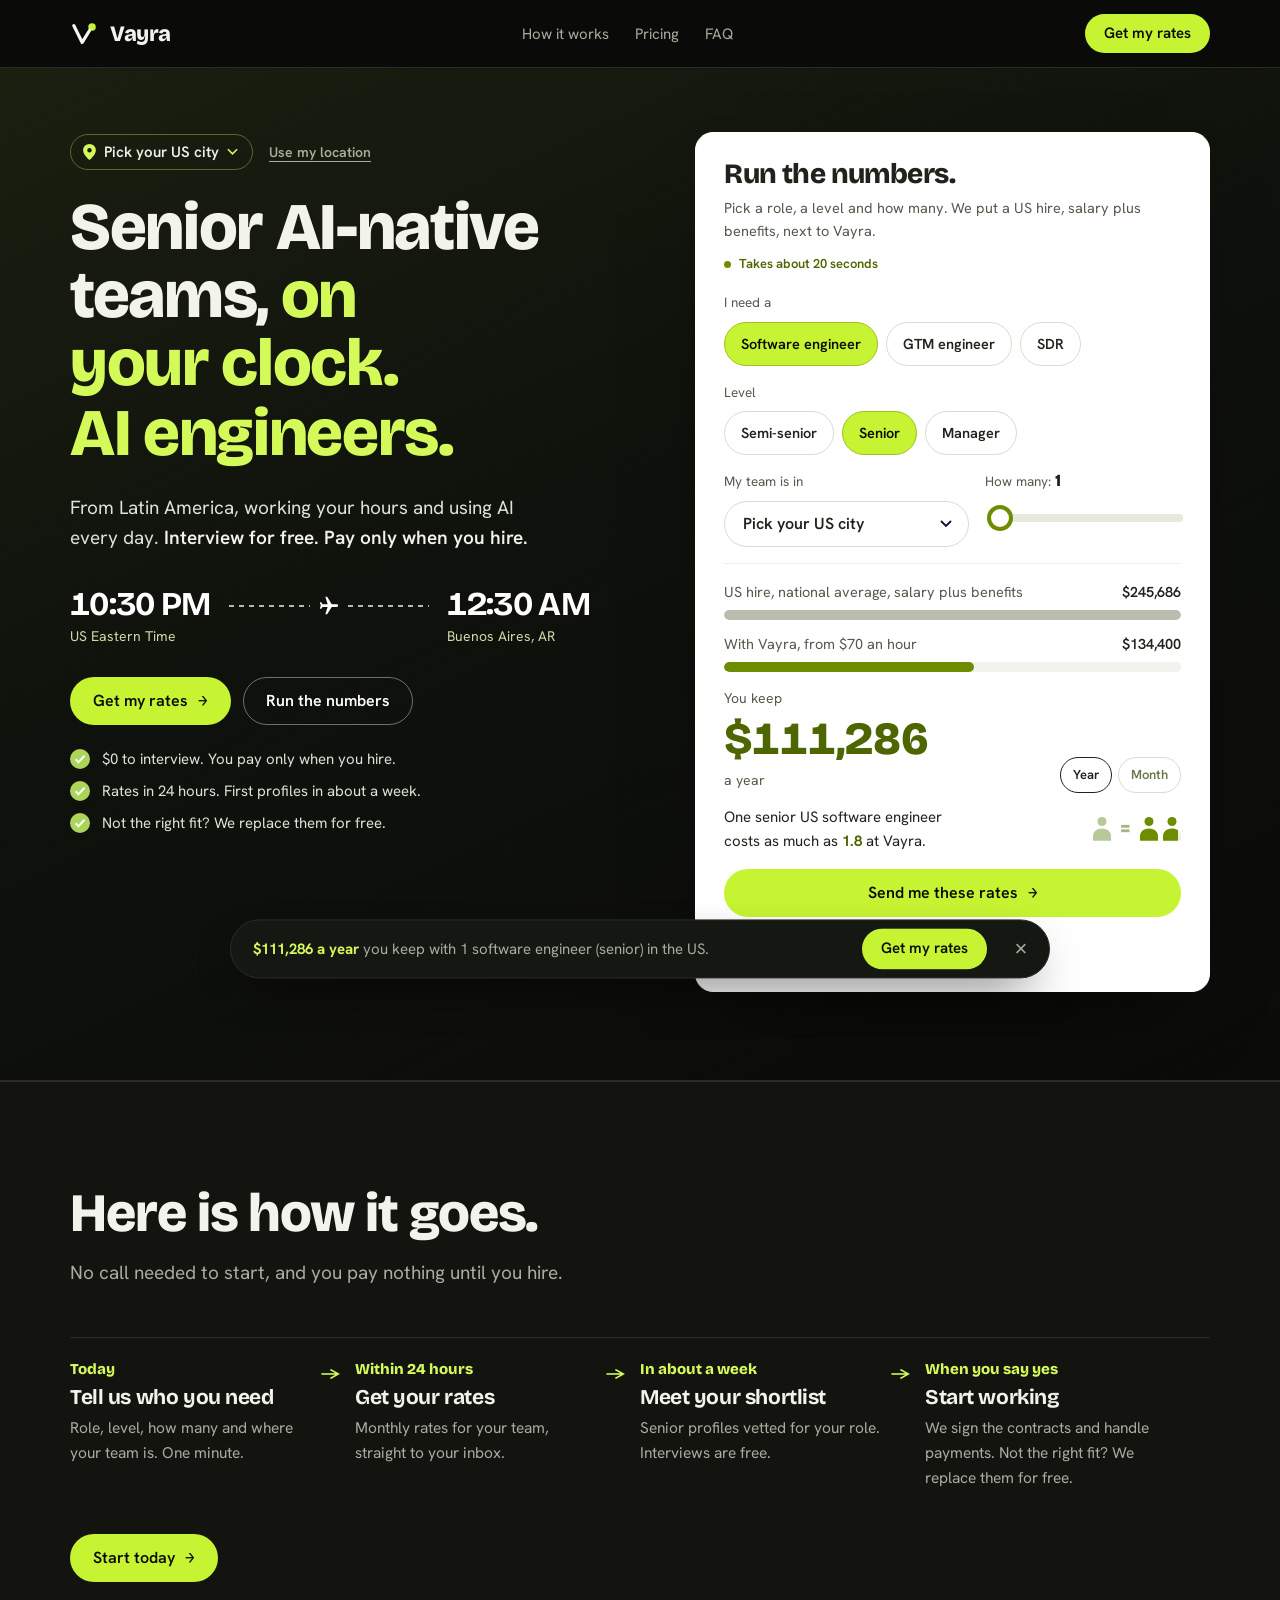
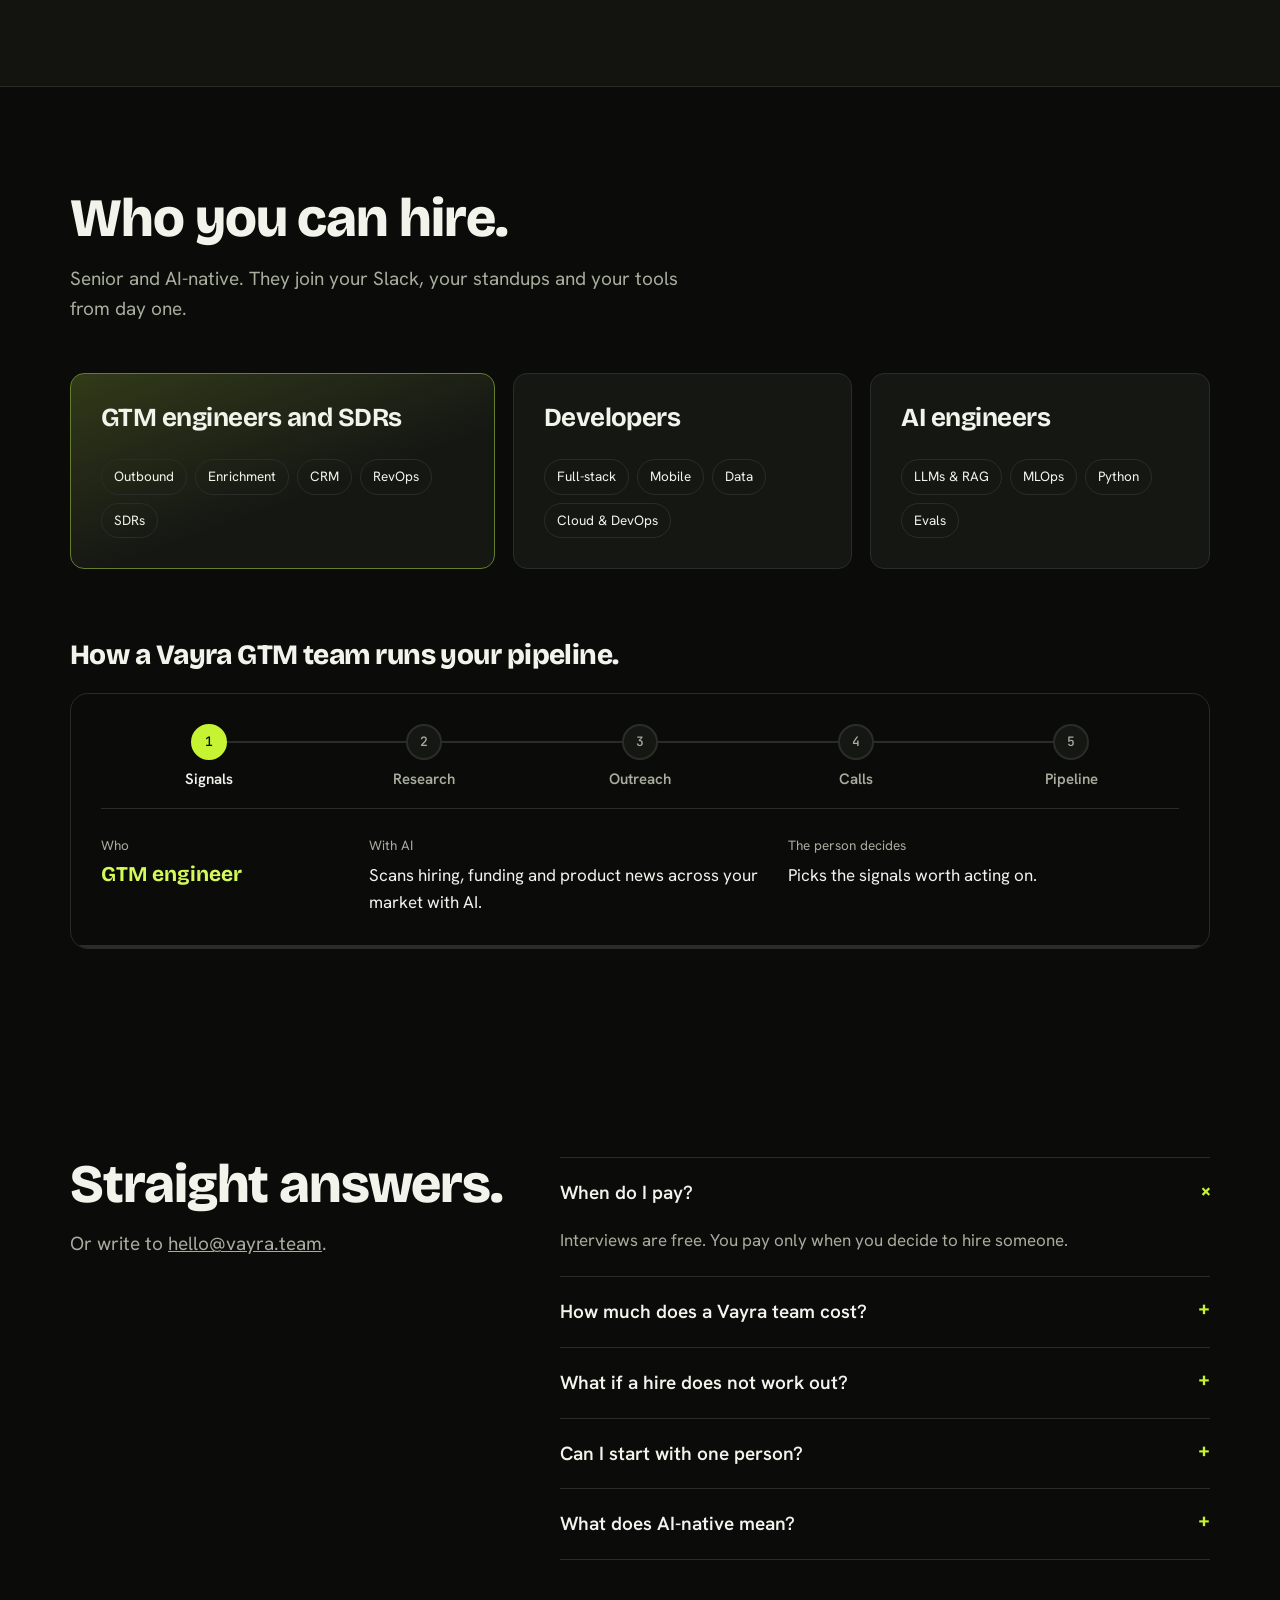
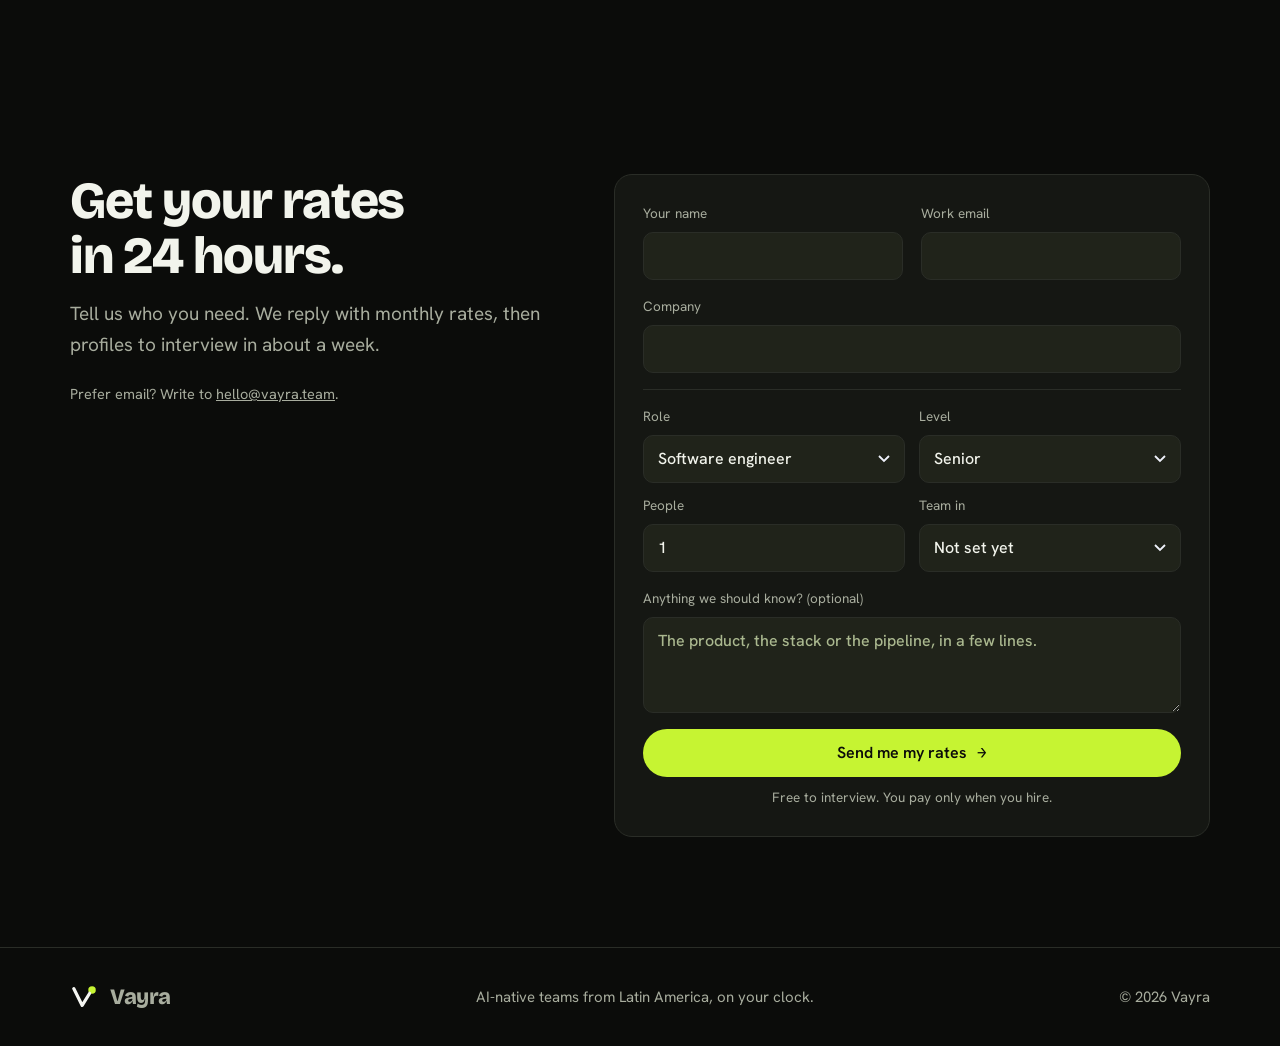
<file: temp_zip/index.html>
<!doctype html>
<html lang="en">
<head>
<meta charset="utf-8">
<meta name="viewport" content="width=device-width, initial-scale=1, viewport-fit=cover">
<title>Vayra | Senior AI-native teams from Latin America, on your clock</title>
<meta name="description" content="Hire senior, AI-native developers, AI engineers, GTM engineers and SDRs from Latin America who work your hours. Free to interview, rates in 24 hours, pay only when you hire.">
<link rel="canonical" href="https://vayra.team/">
<meta name="robots" content="index, follow, max-image-preview:large">
<meta name="theme-color" content="#0B0C0A">
<meta name="color-scheme" content="dark">
<meta property="og:type" content="website">
<meta property="og:site_name" content="Vayra">
<meta property="og:url" content="https://vayra.team/">
<meta property="og:title" content="Vayra | Senior AI-native teams from Latin America, on your clock">
<meta property="og:description" content="Hire senior, AI-native developers, AI engineers, GTM engineers and SDRs from Latin America who work your hours. Free to interview, rates in 24 hours, pay only when you hire.">
<meta property="og:image" content="https://vayra.team/og.png">
<meta property="og:image:width" content="1200">
<meta property="og:image:height" content="630">
<meta property="og:image:alt" content="Vayra. Senior AI-native teams, on your clock. Free to interview, rates in 24 hours, pay only when you hire.">
<meta property="og:locale" content="en_US">
<meta name="twitter:card" content="summary_large_image">
<meta name="twitter:title" content="Vayra | Senior AI-native teams from Latin America, on your clock">
<meta name="twitter:description" content="Hire senior, AI-native developers, AI engineers, GTM engineers and SDRs from Latin America who work your hours. Free to interview, rates in 24 hours, pay only when you hire.">
<meta name="twitter:image" content="https://vayra.team/og.png">
<link rel="icon" href="/favicon.svg" type="image/svg+xml">
<link rel="icon" href="/favicon-32.png" sizes="32x32" type="image/png">
<link rel="apple-touch-icon" href="/apple-touch-icon.png">
<link rel="alternate" type="text/plain" href="/llms.txt" title="LLM summary">
<link rel="preconnect" href="https://fonts.googleapis.com">
<link rel="preconnect" href="https://fonts.gstatic.com" crossorigin>
<link rel="stylesheet" href="https://fonts.googleapis.com/css2?family=Bricolage+Grotesque:opsz,wght@12..96,500;12..96,700;12..96,800&family=Hanken+Grotesk:wght@400;500;600&family=JetBrains+Mono:wght@400;500&display=swap">
<style>
body{margin:0}img{max-width:100%}[hidden]{display:none!important}
/* Vayra: navy site, warm paper for the how-it-works section. One dark look. */
:root{
  color-scheme: dark;
  --ink:#0B0C0A;        /* page background, deep navy */
  --ink-2:#151713;      /* raised surfaces */
  --ink-3:#1F211B;      /* hover / lines strong */
  --line:#2A2D27;       /* hairlines */
  --fg:#F2F4EC;         /* main text */
  --muted:#A8AD9E;      /* secondary text */
  --sun:#C6F432;
  --sun-t:#D4FA5A;        /* accent: Andes sun */
  --sun-ink:#0B0C0A;    /* text on accent */
  --sky:#D4FA5A;        /* secondary accent: celeste */
  --leaf:#D4FA5A;       /* ok state */
  --paper:#131410;      /* cafe wall */
  --paper-ink:#F2F4EC;  /* text on wall */
  --paper-muted:#A8AD9E;
  --f-display:"Bricolage Grotesque", "Hanken Grotesk", system-ui, sans-serif;
  --f-body:"Hanken Grotesk", system-ui, -apple-system, "Segoe UI", sans-serif;
  --f-poster:"Anton", "Oswald", "Arial Narrow", Impact, sans-serif;
  --f-mono:"JetBrains Mono", ui-monospace, "SFMono-Regular", Menlo, monospace;
  --r:14px;
}
*{box-sizing:border-box}
html{scroll-behavior:smooth}
body{background:var(--ink);color:var(--fg);font-family:var(--f-body);font-size:17px;line-height:1.6;-webkit-font-smoothing:antialiased;overflow-x:hidden}
a{color:inherit}
:focus-visible{outline:2px solid var(--sun);outline-offset:3px;border-radius:6px}
h1,h2,h3{font-family:var(--f-display);line-height:1.05;letter-spacing:-.02em;margin:0;text-wrap:balance}
p{margin:0}
.wrap{max-width:1180px;margin-inline:auto;padding-left:max(20px, env(safe-area-inset-left,0px));padding-right:max(20px, env(safe-area-inset-right,0px))}
.lede{color:var(--muted);font-size:19px;max-width:58ch}

/* buttons */
.btn{display:inline-flex;align-items:center;gap:10px;font:600 16px/1 var(--f-body);text-decoration:none;padding:15px 22px;border-radius:999px;border:1px solid transparent;transition:transform .2s ease, background .2s ease, border-color .2s ease}
.btn-sun{background:var(--sun);color:var(--sun-ink)}
.btn-sun:hover{transform:translateY(-2px)}
.btn-ghost{border-color:var(--line);color:var(--fg)}
.btn-ghost:hover{border-color:var(--muted)}
.btn .arr{font-family:var(--f-mono)}

/* nav */
.nav{position:sticky;top:env(safe-area-inset-top,0px);z-index:20;background:color-mix(in srgb, var(--ink) 86%, transparent);backdrop-filter:blur(10px);border-bottom:1px solid var(--line)}
.nav .wrap{display:flex;align-items:center;justify-content:space-between;gap:20px;padding-block:14px}
.brand{display:flex;align-items:center;gap:10px;text-decoration:none;font:800 22px/1 var(--f-display);letter-spacing:-.02em}
.brand svg{width:30px;height:30px}
.nav ul{display:flex;gap:26px;list-style:none;margin:0;padding:0}
.nav ul a{text-decoration:none;color:var(--muted);font-size:15px}
.nav ul a:hover{color:var(--fg)}
.nav .btn{padding:11px 18px;font-size:15px}

/* hero */
.hero{position:relative;overflow:hidden;border-bottom:1px solid var(--line)}
.hero::before{content:"";position:absolute;inset:0;background:radial-gradient(60% 70% at 85% 10%, color-mix(in srgb, var(--sun) 12%, transparent), transparent 70%)}
.hero .wrap{position:relative;display:grid;grid-template-columns:1.05fr .95fr;gap:56px;align-items:center;padding-block:88px 96px}
.hero h1{font-size:clamp(36px,4.4vw,58px);font-weight:800;margin-block:18px 22px}
.hero h1 em{font-style:normal;color:var(--sun)}
.hero .cta{display:flex;flex-wrap:wrap;gap:12px;margin-top:32px}

/* sections */
section{scroll-margin-top:80px}
.sec{padding-block:104px}
.sec-head{display:grid;gap:16px;margin-bottom:48px;max-width:760px}
.sec-head h2{font-size:clamp(32px,4.4vw,54px);font-weight:800}

/* offers */
.offers{display:grid;grid-template-columns:1.25fr 1fr 1fr;gap:18px}
.offer{background:var(--ink-2);border:1px solid var(--line);border-radius:var(--r);padding:30px;display:flex;flex-direction:column;gap:16px;min-width:0}
.offer h3{font-size:26px;font-weight:700}
.offer p{color:var(--muted)}
.offer.lead{background:linear-gradient(160deg, color-mix(in srgb, var(--sun) 16%, var(--ink-2)), var(--ink-2) 60%);border-color:color-mix(in srgb, var(--sun) 40%, var(--line))}
.chips{display:flex;flex-wrap:wrap;gap:8px;margin-top:auto;padding-top:6px;list-style:none;margin-bottom:0;padding-left:0}
.chips li{font-size:13.5px;padding:6px 12px;border-radius:999px;border:1px solid var(--line);color:var(--fg)}
.start{display:grid;grid-template-columns:auto 1fr 1fr;gap:18px;margin-top:18px;align-items:stretch}
.start .label{font-family:var(--f-display);font-weight:700;font-size:20px;align-self:center;padding-right:10px}
.start div.opt{border-top:1px solid var(--line);padding-top:16px}
.start h4{margin:0 0 4px;font:600 17px/1.3 var(--f-body)}
.start p{color:var(--muted);font-size:16px}

/* gtm system */
.gtm{background:var(--ink-2);border-block:1px solid var(--line)}
.gtm-note{margin-top:22px;color:var(--muted);font-size:16px;max-width:70ch}


/* hero layout */
.hero .wrap{grid-template-areas:"top calc" "trust calc";grid-template-rows:auto 1fr;align-items:start;row-gap:0;padding-block:64px 88px}
.hero-top{grid-area:top}
.hero-trust{grid-area:trust}
.hero .calc{grid-area:calc}
.hero h1{margin-top:8px}



.equiv{display:flex;align-items:center;justify-content:space-between;gap:12px 16px;flex-wrap:wrap}
.equiv p{font-size:15px;color:var(--fg);max-width:32ch}
.equiv b{color:var(--sun)}
.people{display:flex;align-items:flex-end;gap:5px}
.people .eq{font:800 20px/1 var(--f-display);color:var(--muted);margin:0 4px 3px}
.people .p{position:relative;width:18px;height:25px;animation:pop .35s ease both}
.people .p svg{position:absolute;inset:0;width:18px;height:25px}
.people .p .fill{position:absolute;inset:0;overflow:hidden;width:var(--w,100%)}
.people .p.us svg{fill:#7F8F5E}
.people .p .ghost svg{fill:#4C5F26}
.people .p .fill svg{fill:var(--sun)}
@keyframes pop{from{transform:translateY(6px);opacity:0}to{transform:none;opacity:1}}

/* promises */
.promises{display:grid;gap:10px;list-style:none;margin:26px 0 0;padding:0}
.promises li{display:flex;gap:12px;align-items:flex-start;font-size:16.5px;color:var(--fg)}
.promises svg{flex:none;width:20px;height:20px;margin-top:2px}
.hero .cta{margin-top:30px}
.textlink{color:var(--fg);font-weight:600;text-decoration:underline;text-decoration-color:var(--sun);text-underline-offset:5px;padding-block:12px}

/* calculator */
.calc{background:var(--ink-2);border:1px solid var(--line);border-radius:18px;padding:26px 28px;display:grid;gap:16px;min-width:0;box-shadow:0 30px 70px -40px #000}
.calc h2{font-size:clamp(22px,2.2vw,28px);font-weight:800;letter-spacing:-.02em;line-height:1.1}
.calc .sub{color:var(--muted);font-size:14.5px;margin-top:6px}
.opt{display:grid;gap:8px;min-width:0}
.opt-l{font-size:13.5px;color:var(--muted)}
.opt-l output{font:800 17px/1 var(--f-display);color:var(--fg)}
.roles{display:flex;flex-wrap:wrap;gap:8px}
.roles button{font:600 14.5px/1 var(--f-body);color:var(--fg);background:transparent;border:1px solid var(--line);border-radius:999px;padding:0 16px;min-height:44px;cursor:pointer;transition:background-color .15s ease, border-color .15s ease}
.roles button:hover{border-color:var(--muted)}
.roles button[aria-pressed="true"]{background:var(--sun);color:var(--sun-ink);border-color:var(--sun)}
.opt.two{grid-template-columns:minmax(0,1fr) minmax(0,.8fr);gap:16px;align-items:start}
.cityselect{appearance:none;-webkit-appearance:none;font:600 16px/1.2 var(--f-body);color:var(--fg);background:transparent url("data:image/svg+xml,%3Csvg xmlns='http://www.w3.org/2000/svg' viewBox='0 0 12 8'%3E%3Cpath d='M1 1l5 5 5-5' fill='none' stroke='%23EEF1FA' stroke-width='1.8'/%3E%3C/svg%3E") no-repeat right 16px center/12px 8px;border:1px solid var(--line);border-radius:999px;min-height:46px;padding:0 44px 0 18px;cursor:pointer;width:100%}
.cityselect:hover{border-color:var(--muted)}
.cityselect option,.cityselect optgroup{color:#111;background:#fff}
.geo-note{font-size:12.5px;color:var(--muted);min-height:1.2em}
input[type=range]{-webkit-appearance:none;appearance:none;width:100%;height:30px;background:transparent;cursor:pointer}
input[type=range]::-webkit-slider-runnable-track{height:8px;border-radius:999px;background:linear-gradient(90deg,var(--sun) var(--p,0%),#38471A var(--p,0%))}
input[type=range]::-moz-range-track{height:8px;border-radius:999px;background:#38471A}
input[type=range]::-moz-range-progress{height:8px;border-radius:999px;background:var(--sun)}
input[type=range]::-webkit-slider-thumb{-webkit-appearance:none;width:26px;height:26px;border-radius:50%;background:var(--fg);border:4px solid var(--sun);margin-top:-9px}
input[type=range]::-moz-range-thumb{width:20px;height:20px;border-radius:50%;background:var(--fg);border:4px solid var(--sun)}
.result{display:grid;gap:12px;padding-top:16px;border-top:1px solid var(--line)}
.bar-row{display:grid;gap:7px}
.bar-top{display:flex;justify-content:space-between;gap:12px;font-size:14.5px;color:var(--muted)}
.bar-top strong{color:var(--fg);font-variant-numeric:tabular-nums;font-weight:600;white-space:nowrap}
.bar{height:10px;border-radius:999px;background:#38471A;overflow:hidden}
.bar span{display:block;height:100%;border-radius:999px;transition:width .5s cubic-bezier(.2,.7,.2,1)}
.bar .us{background:#7F8F5E}
.bar .la{background:var(--sun)}
.loss{display:flex;align-items:flex-end;justify-content:space-between;gap:14px;flex-wrap:wrap}
.loss .l{color:var(--muted);font-size:14px}
.loss strong{display:block;font:800 clamp(32px,3.8vw,46px)/1 var(--f-display);color:var(--sun);font-variant-numeric:tabular-nums;margin:4px 0}
.per{display:flex;gap:6px}
.per button{font:600 13px/1 var(--f-body);color:var(--muted);background:transparent;border:1px solid var(--line);border-radius:999px;padding:0 12px;min-height:36px;cursor:pointer}
.per button[aria-pressed="true"]{color:var(--fg);border-color:var(--fg)}
.calc .go .btn{width:100%;justify-content:center}
.calc .go p{color:var(--muted);font-size:13px;text-align:center;margin-top:10px}
.how summary{cursor:pointer;color:var(--muted);font-size:13px;font-weight:600;list-style:none;display:inline-flex;align-items:center;gap:8px;min-height:32px}
.how summary::-webkit-details-marker{display:none}
.how summary::after{content:"+";color:var(--sun);font-size:16px}
.how[open] summary::after{content:"\2212"}
.how .fine{color:var(--muted);font-size:13px;line-height:1.55;margin-top:6px}
.how a{color:var(--muted)}

/* how it works, on paper */
.paper{background:var(--paper);color:var(--paper-ink)}
.paper h2{color:var(--paper-ink)}
.paper .lede{color:var(--paper-muted)}
.steps{display:grid;grid-template-columns:repeat(4,minmax(0,1fr));gap:0;list-style:none;margin:0;padding:0;border-top:2px solid var(--paper-ink)}
.steps li{padding:22px 22px 0 0;display:grid;gap:8px;align-content:start;position:relative}
.steps li:not(:last-child)::after{content:"\2192";position:absolute;right:14px;top:22px;color:#ABD558;font-weight:700}
.steps .when{font:800 15px/1.2 var(--f-display);color:#C5E28C}
.steps h3{font-size:21px;font-weight:700;color:var(--paper-ink);padding-right:28px}
.steps p{color:var(--paper-muted);font-size:15.5px;padding-right:20px}
.guar{display:grid;grid-template-columns:repeat(3,minmax(0,1fr));gap:28px;margin-top:64px}
.guar div{display:grid;gap:8px;align-content:start}
.guar svg{width:28px;height:28px}
.guar h3{font-size:21px;font-weight:700;color:var(--paper-ink)}
.guar p{color:var(--paper-muted);font-size:15.5px}

/* time zones */
.tz-top{display:flex;align-items:flex-end;justify-content:space-between;gap:20px;flex-wrap:wrap;margin-bottom:24px}
.tz-top .opt{min-width:240px}

/* quote form */
.quote{position:relative}
.quote .wrap{display:grid;grid-template-columns:minmax(0,.9fr) minmax(0,1.1fr);gap:56px;padding-block:110px;align-items:start}
.quote h2{font-size:clamp(32px,4.2vw,52px);font-weight:800}
.quote .lede{margin-top:16px}
.quote .promises{margin-top:24px}
.q-alt{margin-top:22px;color:var(--muted);font-size:14.5px}
.qform{background:var(--ink-2);border:1px solid var(--line);border-radius:18px;padding:28px;display:grid;grid-template-columns:1fr 1fr;gap:16px 18px}
.qform .full{grid-column:1 / -1}
.field{display:grid;gap:7px;min-width:0}
.field label{font-size:13.5px;color:var(--muted)}
.field input,.field select,.field textarea{font:500 16px/1.4 var(--f-body);color:var(--fg);background:#20231A;border:1px solid var(--line);border-radius:10px;padding:12px 14px;min-height:48px;width:100%}
.field select{appearance:none;-webkit-appearance:none;background:#20231A url("data:image/svg+xml,%3Csvg xmlns='http://www.w3.org/2000/svg' viewBox='0 0 12 8'%3E%3Cpath d='M1 1l5 5 5-5' fill='none' stroke='%23EEF1FA' stroke-width='1.8'/%3E%3C/svg%3E") no-repeat right 14px center/12px 8px;padding-right:40px}
.field select option,.field select optgroup{color:#111;background:#fff}
.field textarea{min-height:96px;resize:vertical}
.field textarea::placeholder,.field input::placeholder{color:#AAB88F}
.field input:focus,.field select:focus,.field textarea:focus{outline:2px solid var(--sun);outline-offset:1px;border-color:transparent}
.field .err{font-size:13px;color:#F2A3A3}
.field .err:empty,.form-status:empty{display:none}
.field.bad input{border-color:#F2A3A3}
.need{grid-column:1 / -1;display:grid;grid-template-columns:repeat(2,minmax(0,1fr));gap:12px 14px;padding-top:16px;border-top:1px solid var(--line)}
.need-l{grid-column:1 / -1;font-size:13.5px;color:var(--fg);font-weight:600}
.qform .send{display:grid;gap:10px}
.qform .send .btn{justify-content:center}
.qform .send p{color:var(--muted);font-size:13.5px;text-align:center}
.form-status{font-size:15px;color:var(--leaf);min-height:1.3em}

/* exit dialog */
.exit{position:fixed;inset:0;z-index:50;display:grid;place-items:center;padding:max(16px, env(safe-area-inset-top,0px)) max(16px, env(safe-area-inset-right,0px)) max(16px, env(safe-area-inset-bottom,0px)) max(16px, env(safe-area-inset-left,0px));background:rgba(5,8,18,.72)}


/* gtm loop */
.gl{border:1px solid var(--line);border-radius:18px;background:var(--ink);padding:30px 30px 0;overflow:hidden}
.gl-track{position:relative;display:grid;grid-template-columns:repeat(5,minmax(0,1fr))}
.gl-track::before{content:"";position:absolute;left:10%;right:10%;top:17px;height:2px;background:var(--line)}
.gl-fill{position:absolute;left:10%;top:17px;height:2px;width:calc(var(--i,0) * 20%);background:var(--sun);transition:width .7s cubic-bezier(.2,.7,.2,1)}
.gl-track button{position:relative;z-index:1;display:grid;justify-items:center;gap:10px;background:none;border:0;padding:0 4px 20px;color:var(--muted);font:600 15px/1.2 var(--f-body);cursor:pointer;min-height:44px}
.gl-track button i{display:grid;place-items:center;width:36px;height:36px;border-radius:50%;background:var(--ink-2);border:2px solid var(--line);font:500 13px/1 var(--f-mono);font-style:normal;color:var(--muted);transition:background-color .3s ease, border-color .3s ease, color .3s ease}
.gl-track button.done i{border-color:var(--sun);color:var(--fg)}
.gl-track button[aria-selected="true"]{color:var(--fg)}
.gl-track button[aria-selected="true"] i{background:var(--sun);border-color:var(--sun);color:var(--sun-ink)}
.gl-track button:hover i{border-color:var(--muted)}
.gl-panel{display:grid;grid-template-columns:minmax(0,.8fr) minmax(0,1.3fr) minmax(0,1.3fr);gap:28px;padding:26px 0 28px;border-top:1px solid var(--line)}
.gl-panel > div{transition:opacity .25s ease}
.gl-panel.swap > div{opacity:0}
.gl-k{display:block;font-size:13.5px;color:var(--muted);margin-bottom:6px}
.gl-panel b{font:700 21px/1.2 var(--f-display);color:var(--sun)}
.gl-panel p{font-size:17px;color:var(--fg)}
.gl-timer{height:3px;background:var(--line);margin:0 -30px}
.gl-timer span{display:block;height:100%;width:0;background:var(--sun)}
.gl.run .gl-timer span{animation:gltime 4.6s linear forwards}
@keyframes gltime{to{width:100%}}


/* cities, on paper */
.wall{background:var(--paper);color:var(--paper-ink);position:relative;overflow:hidden}
.wall::before{content:"";position:absolute;inset:0;opacity:.5;background:radial-gradient(circle at 20% 30%, rgba(198,244,50,.10) 0 1px, transparent 1.5px) 0 0/18px 18px, radial-gradient(circle at 70% 60%, rgba(198,244,50,.08) 0 1px, transparent 1.5px) 0 0/23px 23px}
.wall .wrap{position:relative}
.wall h2{color:var(--paper-ink);font-family:var(--f-poster);font-weight:400;text-transform:uppercase;letter-spacing:0;font-size:clamp(44px,7.4vw,96px);line-height:.9}
.wall .lede{color:var(--paper-muted)}
.atlas{display:grid;grid-template-columns:minmax(0,1.1fr) minmax(0,1fr);gap:72px;align-items:center;margin-top:52px}
.mapposter{position:relative;margin:0;background:#fff;padding:10px;box-shadow:0 2px 0 rgba(0,0,0,.06), 0 24px 40px -22px rgba(0,0,0,.55);transform:rotate(-.6deg)}
.mapposter::before{content:"";position:absolute;top:-12px;left:50%;width:84px;height:24px;transform:translateX(-50%) rotate(-3deg);background:rgba(196,212,255,.8);box-shadow:0 1px 2px rgba(0,0,0,.08);z-index:2}
.mapfield{position:relative;background:#151712;aspect-ratio:600/764}
.mapfield > svg{position:absolute;inset:0;width:100%;height:100%}
.mapfoot{display:flex;justify-content:space-between;gap:12px;background:#151712;color:#BECBA5;font-family:var(--f-mono);font-size:11px;text-transform:uppercase;padding:12px 16px;border-top:1px solid #38471A}
.at-pin{position:absolute;left:var(--x);top:var(--y);width:28px;height:28px;margin:-14px 0 0 -14px;border:0;padding:0;background:transparent;cursor:pointer;border-radius:50%;z-index:1}
.at-pin::before{content:"";position:absolute;inset:9px;border-radius:50%;background:var(--sun);transition:inset .25s ease, background-color .25s ease}
.at-pin:hover::before{inset:7px}
.at-pin[aria-pressed="true"]{z-index:3}
.at-pin[aria-pressed="true"]::before{inset:7px;background:#fff;box-shadow:0 0 0 4px var(--sun)}
.at-pin:focus-visible{outline:2px solid #fff;outline-offset:0}
.at-label{position:absolute;left:var(--x);top:var(--y);transform:translate(18px,-50%);font-family:var(--f-poster);font-size:clamp(14px,1.9vw,21px);line-height:1;text-transform:uppercase;color:#151712;background:var(--sun);padding:5px 8px 4px;white-space:nowrap;pointer-events:none;z-index:4}
.at-label.left{transform:translate(calc(-100% - 18px),-50%)}
.at-you{position:absolute;left:var(--x);top:var(--y);display:flex;align-items:center;gap:7px;transform:translate(-6px,-6px);font-family:var(--f-mono);font-size:11px;text-transform:uppercase;color:#F5F6F2;pointer-events:none;white-space:nowrap;transition:left .5s ease, top .5s ease}
.at-you i{width:12px;height:12px;border-radius:50%;border:2px solid #F5F6F2;background:#151712;flex:none}
.at-you.left{flex-direction:row-reverse;transform:translate(calc(-100% + 6px),-6px)}
.atside{display:grid;grid-template-columns:minmax(0,1fr);gap:28px;min-width:0}
.atside > *{min-width:0}
.at-q{display:block;font-size:14px;font-weight:600;color:var(--paper-muted);margin:0 0 10px}
.wall .cityselect{color:var(--paper-ink);border-color:rgba(241,245,249,.32);background-image:url("data:image/svg+xml,%3Csvg xmlns='http://www.w3.org/2000/svg' viewBox='0 0 12 8'%3E%3Cpath d='M1 1l5 5 5-5' fill='none' stroke='%232A2118' stroke-width='1.8'/%3E%3C/svg%3E");max-width:340px}
.wall .cityselect:hover{border-color:var(--paper-ink)}
.citychips{display:flex;flex-wrap:wrap;gap:8px;list-style:none;margin:0;padding:0}
.chip{font:600 14px/1 var(--f-body);color:var(--paper-ink);background:transparent;border:1px solid rgba(241,245,249,.28);border-radius:999px;padding:0 14px;min-height:40px;cursor:pointer;white-space:nowrap}
.chip:hover{border-color:var(--paper-ink)}
.chip[aria-pressed="true"]{background:#ABD558;color:#FFFFFF;border-color:#ABD558}
.cityhead{display:grid;gap:10px;padding-top:22px;border-top:1px solid rgba(241,245,249,.18)}
.ch-name{display:flex;align-items:baseline;flex-wrap:wrap;gap:6px 14px;font-family:var(--f-poster);font-size:clamp(40px,4.4vw,58px);line-height:.95;text-transform:uppercase;color:var(--paper-ink)}
.ch-country{font-family:var(--f-body);font-size:16px;font-weight:600;text-transform:none;color:var(--paper-muted)}
.say{font-family:var(--f-display);font-weight:700;font-size:clamp(22px,2.4vw,30px);line-height:1.3;color:var(--paper-ink);max-width:28ch;text-wrap:pretty}
.say b{font-weight:800;background:linear-gradient(transparent 62%, rgba(198,244,50,.55) 62%)}
.cityline{color:var(--paper-muted);max-width:44ch}
.strip{display:grid;gap:8px}
.strip-row{display:grid;grid-template-columns:96px minmax(0,1fr);gap:12px;align-items:center;font-size:13px;color:var(--paper-muted)}
.strip-bar{position:relative;height:14px;border-radius:999px;background:rgba(241,245,249,.10);overflow:hidden}
.strip-bar span{position:absolute;top:0;bottom:0;border-radius:999px;transition:left .5s ease, width .5s ease}
.strip-bar .you-band{background:var(--paper-ink)}
.strip-bar .team-band{background:#ABD558}
.strip-axis{display:flex;justify-content:space-between;margin-left:108px;font-family:var(--f-mono);font-size:11px;color:var(--paper-muted)}
.shared{font-family:var(--f-display);font-weight:800;font-size:20px;color:var(--paper-ink)}
.posters{display:grid;grid-template-columns:repeat(3,minmax(0,1fr));gap:34px;margin-top:96px}
.poster{container-type:inline-size;position:relative;margin:0;background:#fff;padding:10px;box-shadow:0 2px 0 rgba(0,0,0,.06), 0 24px 40px -22px rgba(0,0,0,.55);transform:rotate(var(--tilt));transition:transform .4s ease}
.poster:hover{transform:rotate(0deg) translateY(-4px)}
.poster::before{content:"";position:absolute;top:-12px;left:50%;width:84px;height:24px;transform:translateX(-50%) rotate(-3deg);background:rgba(196,212,255,.8);box-shadow:0 1px 2px rgba(0,0,0,.08)}
.poster svg{display:block;width:100%;height:auto}
.poster .band{padding:6cqw 6cqw 6cqw;display:grid;grid-template-columns:minmax(0,1fr);gap:3cqw}
.poster .band > *{min-width:0}
.poster .city{font-family:var(--f-poster);font-weight:400;font-size:20cqw;overflow-wrap:anywhere;line-height:.86;text-transform:uppercase}
.poster .line{font-size:max(15px,5.6cqw);line-height:1.3}
.poster .foot{display:flex;justify-content:space-between;align-items:center;font-family:var(--f-mono);font-size:max(11px,3.6cqw);text-transform:uppercase;margin-top:1cqw}
.poster-go{font:600 max(13px,4cqw)/1 var(--f-body);color:inherit;background:none;border:0;padding:10px 0;cursor:pointer;text-decoration:underline;text-underline-offset:4px}
.p-mza{--tilt:-1.6deg}
.p-mza .band{background:#374618;color:#DFEFC0}
.p-mza .city{color:#C0DF81}
.p-bue{--tilt:1.2deg}
.p-bue .band{background:#465E17;color:#ECEEE9}
.p-bue .city{color:#D5EAAB}
.p-rio{--tilt:-.8deg}
.p-rio .band{background:#4D671A;color:#EAECE5}
.p-rio .city{color:#D0E8A1}
.wall-close{margin-top:64px;font-family:var(--f-display);font-weight:700;font-size:clamp(22px,2.6vw,30px);color:var(--paper-ink);max-width:30ch}

/* leaving: numbers, next steps, one field */
.exit-card{position:relative;width:min(520px,100%);max-height:calc(100dvh - 32px);overflow:auto;background:var(--ink-2);color:var(--fg);border:1px solid var(--line);padding:34px 30px 24px;border-radius:18px;box-shadow:0 40px 90px -30px #000}
.exit-k{font-size:14px;color:var(--muted)}
.exit-card h2{font-size:clamp(26px,4vw,34px);font-weight:800;margin-top:8px}
.exit-big{display:flex;flex-wrap:wrap;align-items:baseline;gap:6px 12px;margin-top:16px}
.exit-big strong{font:800 clamp(38px,6vw,52px)/1 var(--f-display);color:var(--sun);font-variant-numeric:tabular-nums}
.exit-big span{color:var(--muted);font-size:15px}
.exit-next{list-style:none;margin:22px 0 0;padding:0;display:grid;gap:0;border-top:1px solid var(--line)}
.exit-next li{display:grid;grid-template-columns:132px minmax(0,1fr);gap:12px;padding:12px 0;border-bottom:1px solid var(--line);font-size:15px}
.exit-next b{font:700 15px/1.3 var(--f-display);color:var(--sun)}
.exit-next span{color:var(--fg)}
.exit-form{display:flex;gap:10px;margin-top:20px;flex-wrap:wrap}
.exit-form input{flex:1 1 220px;min-width:0;font:500 16px/1.4 var(--f-body);color:var(--fg);background:#20231A;border:1px solid var(--line);border-radius:999px;padding:12px 18px;min-height:50px}
.exit-form input::placeholder{color:#AAB88F}
.exit-form input:focus{outline:2px solid var(--sun);outline-offset:1px;border-color:transparent}
.exit-form .btn{flex:0 0 auto;justify-content:center}
.exit-err{color:#F2A3A3;font-size:14px;margin-top:8px}
.exit-err:empty{display:none}
.exit-x{position:absolute;top:8px;right:8px;width:44px;height:44px;border:0;background:transparent;color:var(--muted);font-size:26px;line-height:1;cursor:pointer;border-radius:50%}
.exit-x:hover{color:var(--fg)}
.exit-later{display:block;margin:12px auto 0;background:none;border:0;color:var(--muted);text-decoration:underline;font:500 14px/1 var(--f-body);cursor:pointer;min-height:44px;padding:0 6px}
.exit-actions{display:flex;flex-wrap:wrap;gap:10px;margin-top:22px;align-items:center}
.exit-actions .exit-later{margin:0}
#exit-b p{color:var(--muted);margin-top:12px}
#exit-b p b{color:var(--fg)}
.shine{position:relative;overflow:hidden}
.shine::after{content:"";position:absolute;top:0;bottom:0;left:-60%;width:40%;background:linear-gradient(100deg, transparent, rgba(255,255,255,.55), transparent);transform:skewX(-18deg);animation:shine 2.8s ease-in-out .6s infinite}
@keyframes shine{0%{left:-60%}45%,100%{left:130%}}
.sr{position:absolute;width:1px;height:1px;overflow:hidden;clip:rect(0 0 0 0);white-space:nowrap}

/* follow-up bar */
.follow{position:fixed;left:50%;bottom:max(16px, env(safe-area-inset-bottom,0px));z-index:40;width:min(820px, calc(100% - 32px));display:flex;align-items:center;gap:14px;background:var(--ink-2);border:1px solid var(--line);border-radius:999px;padding:8px 8px 8px 22px;box-shadow:0 20px 50px -20px #000;transform:translate(-50%,160%);transition:transform .45s cubic-bezier(.2,.7,.2,1)}
.follow.on{transform:translate(-50%,0)}
.follow p{flex:1;min-width:0;font-size:15px;color:var(--muted)}
.follow p b{color:var(--sun);font-variant-numeric:tabular-nums}
.follow .btn{padding:12px 18px;font-size:15px;white-space:nowrap}
.follow-x{flex:none;width:40px;height:40px;border:0;background:transparent;color:var(--muted);font-size:22px;cursor:pointer;border-radius:50%}
.follow-x:hover{color:var(--fg)}


/* hero */
.hero{background:linear-gradient(155deg, #4C6519 0%, #2B2F23 45%, var(--ink) 100%)}
.hero::before{display:none}
.loc{position:relative;display:inline-flex;align-items:center;gap:8px;font:600 15px/1 var(--f-body);color:#EEF0EB;padding:9px 14px 9px 12px;border:1px solid rgba(212,250,90,.35);border-radius:999px;cursor:pointer;transition:border-color .2s ease, background-color .2s ease}
.loc:hover{border-color:var(--sun-t);background:rgba(212,250,90,.08)}
.loc:focus-within{outline:2px solid var(--sun-t);outline-offset:3px}
.loc .pin{width:13px;height:16px;color:var(--sun-t)}
.loc .chev{width:11px;height:8px;color:var(--sun-t)}
.h-select{position:absolute;inset:0;width:100%;height:100%;opacity:0;cursor:pointer;font-size:16px;appearance:none;-webkit-appearance:none}
.h-select option,.h-select optgroup{color:#111;background:#fff}
.hero h1{font-size:clamp(40px,5.2vw,68px);line-height:1.02;margin:22px 0 0;max-width:12ch}
.hero h1 em{font-style:normal;color:var(--sun-t)}
.hero .lede{margin-top:18px;max-width:44ch;color:#DFE2D9}
.clocks{display:flex;align-items:center;gap:18px;margin-top:34px;max-width:520px}
.clk{display:grid;gap:4px;transition:opacity .3s ease}
.clk.out{opacity:0}
.clk b{font:700 clamp(26px,2.6vw,34px)/1 var(--f-display);letter-spacing:-.02em;font-variant-numeric:tabular-nums;color:#fff}
.clk span{font-size:14px;color:#CCDDA9;white-space:nowrap}
.flight{flex:1;position:relative;display:flex;align-items:center;gap:8px;min-width:70px;margin-bottom:22px;color:#fff}
.flight i{flex:1;height:2px;background:linear-gradient(90deg, rgba(255,255,255,.7) 50%, transparent 0) 0 0/10px 2px repeat-x}
.flight .plane{width:22px;height:22px;flex:none;animation:fly 4.5s ease-in-out infinite}
@keyframes fly{0%,100%{transform:translateX(-6px)}50%{transform:translateX(6px)}}
.clk-note{margin-top:14px;font-size:15px;color:#DFE2D9}
.hero-trust .cta{margin-top:30px}
.hero-trust .promises{margin-top:22px;gap:8px}
.hero-trust .promises li{font-size:15px;color:#DFE2D9}
.btn-ghost{border-color:rgba(255,255,255,.4);color:#fff}
.btn-ghost:hover{border-color:#fff}

/* the calculator as a white card */
.calc{background:#fff;border-color:#fff;color:#20231B;box-shadow:0 40px 80px -40px rgba(0,0,0,.65)}
.calc h2{color:#20231B}
.calc .sub,.calc .opt-l,.calc .bar-top,.calc .loss .l,.calc .go p,.calc .how summary,.calc .how .fine,.calc .how a{color:#69784A}
.calc .opt-l output,.calc .bar-top strong,.calc .equiv p{color:#20231B}
.calc .roles button{color:#20231B;border-color:#E2E5DC}
.calc .roles button:hover{border-color:#A6B587}
.calc .roles button[aria-pressed="true"]{background:var(--sun);color:#fff;border-color:var(--sun)}
.calc .cityselect{color:#20231B;border-color:#E2E5DC;background-image:url("data:image/svg+xml,%3Csvg xmlns='http://www.w3.org/2000/svg' viewBox='0 0 12 8'%3E%3Cpath d='M1 1l5 5 5-5' fill='none' stroke='%230B1233' stroke-width='1.8'/%3E%3C/svg%3E")}
.calc .cityselect:hover{border-color:#A6B587}
.calc input[type=range]::-webkit-slider-runnable-track{background:linear-gradient(90deg,var(--sun) var(--p,0%),#EDEFEA var(--p,0%))}
.calc input[type=range]::-moz-range-track{background:#EDEFEA}
.calc input[type=range]::-webkit-slider-thumb{background:#fff;border-color:var(--sun)}
.calc input[type=range]::-moz-range-thumb{background:#fff;border-color:var(--sun)}
.calc .result{border-top-color:#EDEFEA}
.calc .bar{background:#F1F3EE}
.calc .bar .us{background:#B9C89A}
.calc .loss strong{color:var(--sun)}
.calc .per button{color:#69784A;border-color:#E2E5DC}
.calc .per button[aria-pressed="true"]{color:#20231B;border-color:#20231B}
.calc .equiv b{color:var(--sun)}
.calc .people .p.us svg{fill:#B9C89A}
.calc .people .p .ghost svg{fill:#EDEFEA}
.calc .people .eq{color:#A6B587}

/* blue text on dark */
.gl-panel b,.exit-big strong,.exit-next b,.follow p b{color:var(--sun-t)}
.faq summary::after{color:var(--sun-t)}
.at-label{color:#fff}
.chip[aria-pressed="true"]{color:#fff}
.say b{background:linear-gradient(transparent 62%, rgba(198,244,50,.22) 62%)}


/* v14 */
:root{--eo:cubic-bezier(.22,1,.36,1);--pop:cubic-bezier(.34,1.56,.64,1)}
.hero{background:linear-gradient(155deg, #1E2019 0%, #12130F 45%, var(--ink) 100%)}
.hero h1{max-width:none}
.h1v{display:block;max-width:13ch}
.h1v em{font-style:normal;color:var(--sun-t)}
.w{display:inline-block}
.rot{position:relative;display:block;height:1.12em;overflow:hidden;color:var(--sun-t);margin-top:.04em}
.rot-w{position:absolute;left:0;top:0;white-space:nowrap;opacity:0;transform:translateY(100%);transition:transform .6s var(--eo), opacity .6s var(--eo)}
.rot-w.on{opacity:1;transform:none}
.rot-w.off{opacity:0;transform:translateY(-100%)}
.hero .lede b{color:var(--fg);font-weight:600;white-space:nowrap}
.calc-k{display:inline-flex;align-items:center;gap:8px;margin-top:12px;font-size:13px;font-weight:600;color:#4D6600}
.calc-k::before{content:"";width:7px;height:7px;border-radius:50%;background:#4D6600}
.calc .roles button[aria-pressed="true"]{color:var(--sun-ink)}
.calc .loss strong,.calc .equiv b{color:#4D6600}
.at-label,.chip[aria-pressed="true"]{color:var(--sun-ink)}
.paper{background:var(--paper);border-block:1px solid var(--line)}
.steps{grid-template-columns:repeat(3,minmax(0,1fr));border-top:1px solid var(--line)}
.steps .when{color:var(--sun-t)}
.steps li:not(:last-child)::after{color:var(--sun-t)}
.hiw-go{margin-top:44px}
.gl-h{font-size:clamp(22px,2.4vw,28px);font-weight:800;margin:72px 0 22px}
.offer h3{margin-bottom:6px}
.why-grid{display:grid;grid-template-columns:repeat(3,minmax(0,1fr));gap:20px}
.why-grid > div{display:grid;gap:10px;align-content:start;padding-top:22px;border-top:1px solid var(--line)}
.why-n{font:800 clamp(30px,3.2vw,42px)/1 var(--f-display);color:var(--sun-t);letter-spacing:-.02em}
.why-grid h3{font-size:21px;font-weight:700}
.why-grid p{color:var(--muted)}
.wall{background:var(--paper);border-block:1px solid var(--line)}
.mapposter::before,.poster::before{display:none}
.mapposter,.poster{box-shadow:0 30px 60px -30px rgba(0,0,0,.7)}
.strip-bar{background:rgba(241,245,249,.08)}
.strip-bar .you-band{background:#F2F4EC}
.strip-bar .team-band{background:var(--sun)}
.cityhead{border-top-color:var(--line)}
.chip{color:var(--fg);border-color:var(--line)}
.chip:hover{border-color:var(--muted)}
.follow .btn{white-space:nowrap}

/* motion: one easing, reveal once, short hero choreography */
.btn .arr{display:inline-block;transition:transform .2s var(--eo)}
.btn:hover .arr{transform:translateX(3px)}
.btn:active{transform:scale(.97)}
@keyframes rise{from{opacity:0;transform:translateY(16px)}to{opacity:1;transform:none}}
@keyframes word{from{opacity:0;transform:translateY(.45em);filter:blur(6px)}to{opacity:1;transform:none;filter:none}}
.js .hero .loc{animation:rise .6s var(--eo) .05s both}
.js .h1v .w{animation:word .7s var(--eo) calc(180ms + var(--i) * 60ms) both}
.js .rot{animation:rise .7s var(--eo) .62s both}
.js .hero .lede{animation:rise .6s var(--eo) .55s both}
.js .clocks{animation:rise .6s var(--eo) .68s both}
.js .hero-trust{animation:rise .7s var(--eo) .8s both}
.js .hero .calc{animation:rise 1s var(--eo) .15s both}
.js [data-rv]{opacity:0;transform:translateY(18px);transition:opacity .7s var(--eo) var(--d,0ms), transform .7s var(--eo) var(--d,0ms)}
.js [data-rv].in{opacity:1;transform:none}
.at-pin::before{transition:inset .25s ease, background-color .25s ease, transform .48s var(--pop) calc(var(--i,0) * 40ms)}
.js .atlas:not(.in) .at-pin::before{transform:scale(0)}
.js .posters .poster{transition:transform .8s var(--eo)}
.js .posters:not(.in) .poster{transform:rotate(0deg) translateY(28px)}
@media (prefers-reduced-motion: reduce){
  .js [data-rv]{opacity:1;transform:none}
  .js .atlas .at-pin::before{transform:none}
}

.steps{grid-template-columns:repeat(4,minmax(0,1fr))}
.rot-w{visibility:hidden;transition:transform .45s var(--eo), opacity .45s var(--eo), visibility 0s .45s}
.rot-w.on{visibility:visible;transition-delay:.22s,.22s,0s}
.rot-w.off{visibility:visible;transition-duration:.2s,.2s,0s}


/* v17 */
.loc-row{display:flex;align-items:center;flex-wrap:wrap;gap:10px 14px}
.loc{border-color:rgba(212,250,90,.35)}
.loc-me{background:none;border:0;padding:8px 2px;min-height:40px;color:var(--muted);font:600 14px/1 var(--f-body);text-decoration:underline;text-underline-offset:4px;cursor:pointer}
.loc-me:hover{color:var(--fg)}
.loc-note{font-size:13.5px;color:var(--muted);margin-top:8px;min-height:0}
.loc-note:empty{display:none}
.calc .bar .la,.calc .people .p .fill svg{background:#6E8C00;fill:#6E8C00}
.calc .people .p .fill svg{background:none}
.calc input[type=range]::-webkit-slider-runnable-track{background:linear-gradient(90deg,#6E8C00 var(--p,0%),#E6E9DE var(--p,0%))}
.calc input[type=range]::-moz-range-progress{background:#6E8C00}
.calc input[type=range]::-webkit-slider-thumb{border-color:#6E8C00}
.calc input[type=range]::-moz-range-thumb{border-color:#6E8C00}
.calc .roles button[aria-pressed="true"]{background:#C6F432;border-color:#9DC21E;color:#0B0C0A}
.calc-k,.calc .loss strong,.calc .equiv b{color:#4D6600}
.calc-k::before{background:#6E8C00}
.hero{background:linear-gradient(155deg, #1A1F10 0%, #0F110C 45%, var(--ink) 100%)}
.calc .sub,.calc .opt-l,.calc .bar-top,.calc .loss .l,.calc .go p,.calc .how summary,.calc .how .fine,.calc .how a{color:#55594C}
.calc .bar .us{background:#B9BDAF}
.calc .roles button,.calc .per button,.calc .cityselect{border-color:#D9DCD0}

/* how */
.flow{display:flex;flex-wrap:wrap;align-items:center;gap:10px 12px;margin-bottom:34px;list-style:none;padding:0}
.flow li{display:flex;align-items:center;gap:12px;font-family:var(--f-display);font-weight:700;font-size:clamp(18px,2vw,22px)}
.flow li span{padding:12px 18px;border:1px solid var(--line);border-radius:999px;background:var(--ink-2)}
.flow li:not(:last-child)::after{content:"\2192";font-family:var(--f-mono);color:var(--sun);font-weight:400}
.how-text{font-size:20px;max-width:62ch;color:var(--fg)}
.pair{display:grid;grid-template-columns:1fr 1fr;gap:18px;margin-top:64px}
.pair article{border:1px solid var(--line);border-radius:var(--r);padding:32px;display:grid;gap:12px;align-content:start}
.pair h3{font-size:28px;font-weight:800}
.pair p{color:var(--muted)}

/* faq */
.faq{display:grid;grid-template-columns:.8fr 1.2fr;gap:56px;align-items:start}
.faq details{border-bottom:1px solid var(--line)}
.faq details:first-child{border-top:1px solid var(--line)}
.faq summary{list-style:none;cursor:pointer;display:flex;justify-content:space-between;gap:20px;padding:22px 0;font:600 19px/1.35 var(--f-body)}
.faq summary::-webkit-details-marker{display:none}
.faq summary::after{content:"+";font-family:var(--f-mono);color:var(--sun);font-size:20px;line-height:1;transition:transform .2s ease}
.faq details[open] summary::after{transform:rotate(45deg)}
.faq details p{color:var(--muted);padding-bottom:22px;max-width:60ch}

/* footer */
footer{border-top:1px solid var(--line)}
footer .wrap{display:flex;flex-wrap:wrap;gap:24px;justify-content:space-between;align-items:center;padding-block:34px;color:var(--muted);font-size:15px}
footer nav{display:flex;flex-wrap:wrap;gap:22px}
footer nav a{text-decoration:none}
footer nav a:hover{color:var(--fg)}

/* responsive */
@media (max-width: 980px){
  .hero .wrap{grid-template-columns:minmax(0,1fr);grid-template-areas:"top" "calc" "trust";grid-template-rows:none;row-gap:32px;padding-block:48px 72px}
  .offers{grid-template-columns:1fr}
  .start{grid-template-columns:1fr}
  .steps{grid-template-columns:repeat(2,minmax(0,1fr));row-gap:28px}
  .steps li:nth-child(2)::after{display:none}
  .steps{grid-template-columns:minmax(0,1fr);row-gap:28px}
  .steps li::after{display:none}
  .guar{grid-template-columns:minmax(0,1fr);gap:22px;margin-top:44px}
  .quote .wrap{grid-template-columns:minmax(0,1fr);gap:36px;padding-block:80px}
  .atlas{grid-template-columns:minmax(0,1fr);gap:56px}
  .mapposter{max-width:540px;width:calc(100% - 40px);justify-self:center}
  .posters{gap:24px}
  .pair,.faq{grid-template-columns:1fr}
  .faq{gap:28px}
}
@media (max-width: 760px){
  .nav ul{display:none}
  .sec{padding-block:76px}
  body{font-size:16px}
  .lede{font-size:17px}
  .calc{padding:20px}
  .opt.two{grid-template-columns:minmax(0,1fr)}
  .clocks{gap:10px}
  .clk b{font-size:24px}
  .clk span{font-size:12.5px}
  .flight{min-width:40px}
  .hero h1{font-size:clamp(36px,10vw,44px)}
  .hero .lede{font-size:16.5px}
  .steps{grid-template-columns:minmax(0,1fr)}
  .steps li{padding-right:0}
  .steps li::after{display:none}
  .qform{grid-template-columns:minmax(0,1fr);padding:20px}
  .why-grid{grid-template-columns:minmax(0,1fr);gap:4px}
  .gl-h{margin-top:56px}
  .nav .btn{padding:10px 14px;font-size:14px}
  .atlas{margin-top:32px;gap:40px}
  .mapposter{transform:none;width:100%;max-width:none}
  .citychips{flex-wrap:nowrap;overflow-x:auto;scrollbar-width:none;margin-left:-20px;margin-right:-20px;padding:2px 20px 6px}
  .citychips::-webkit-scrollbar{display:none}
  .at-label{font-size:14px}
  .strip-row{grid-template-columns:78px minmax(0,1fr)}
  .strip-axis{margin-left:90px}
  .posters{grid-template-columns:none;grid-auto-flow:column;grid-auto-columns:78%;gap:18px;overflow-x:auto;scroll-snap-type:x mandatory;margin:56px -20px 0;padding:22px 20px 26px;scrollbar-width:none}
  .posters::-webkit-scrollbar{display:none}
  .poster{scroll-snap-align:center}
  .wall-close{margin-top:28px}
  .exit-card{padding:28px 20px 18px}
  .exit-next li{grid-template-columns:minmax(0,1fr);gap:2px}
  .exit-form .btn{flex:1 1 100%}
  .follow{border-radius:16px;padding:8px 8px 8px 16px;gap:8px}
  .follow p{font-size:13.5px;line-height:1.35}
  .follow .fl-long{display:none}
  .follow .btn{padding:11px 14px;font-size:14px}
  .gl{padding:20px 14px 0}
  .gl-track button{font-size:12px;padding:0 0 16px}
  .gl-track button i{width:28px;height:28px;font-size:12px}
  .gl-track::before,.gl-fill{top:13px}
  .gl-panel{grid-template-columns:minmax(0,1fr);gap:16px;padding:20px 2px 22px}
  .gl-timer{margin:0 -14px}
  .hero .wrap{grid-template-areas:"top" "calc" "trust";grid-template-rows:none;row-gap:32px;padding-block:40px 64px}
}
@media (prefers-reduced-motion: reduce){
  *{animation:none!important;transition:none!important}
  html{scroll-behavior:auto}
}
</style>
</head>
<body>
<script>document.documentElement.classList.add("js")</script>

<header class="nav">
  <div class="wrap">
    <a class="brand" href="#top" aria-label="Vayra home">
      <svg viewBox="0 0 32 32" aria-hidden="true"><circle cx="23.5" cy="8.5" r="4" fill="#C6F432"/><path d="M4 7 L13 25 L21 12" fill="none" stroke="#F5F6F2" stroke-width="3.4" stroke-linecap="round" stroke-linejoin="round"/></svg>
      Vayra
    </a>
    <ul>
      <li><a href="#how-it-works">How it works</a></li>
      <li><a href="#calc">Pricing</a></li>
      <li><a href="#faq">FAQ</a></li>
    </ul>
    <a class="btn btn-sun" href="#quote">Get my rates</a>
  </div>
</header>

<main id="top">
  <section class="hero" aria-labelledby="hero-title">
    <div class="wrap">
      <div class="hero-top">
        <div class="loc-row">
        <label class="loc">
          <svg class="pin" viewBox="0 0 16 20" aria-hidden="true"><path d="M8 0C3.6 0 0 3.5 0 7.8 0 13.6 8 20 8 20s8-6.4 8-12.2C16 3.5 12.4 0 8 0zm0 10.6a2.8 2.8 0 1 1 0-5.6 2.8 2.8 0 0 1 0 5.6z" fill="currentColor"/></svg><span id="h-city">Pick your US city</span><svg class="chev" viewBox="0 0 12 8" aria-hidden="true"><path d="M1 1l5 5 5-5" fill="none" stroke="currentColor" stroke-width="1.8"/></svg>
          <select class="h-select" id="metro0" data-metro aria-label="Your city in the US"><option value="us" selected>Pick your US city</option><optgroup label="West Coast"><option value="sf">San Francisco, CA</option><option value="sj">San Jose, CA</option><option value="sea">Seattle, WA</option><option value="la">Los Angeles, CA</option></optgroup><optgroup label="Mountain"><option value="den">Denver, CO</option></optgroup><optgroup label="Central"><option value="aus">Austin, TX</option><option value="dal">Dallas, TX</option><option value="chi">Chicago, IL</option></optgroup><optgroup label="East Coast"><option value="atl">Atlanta, GA</option><option value="mia">Miami, FL</option><option value="dc">Washington, DC, DC</option><option value="ny">New York, NY</option><option value="bos">Boston, MA</option></optgroup></select>
        </label>
          <button class="loc-me" id="loc-me" type="button" hidden>Use my location</button>
        </div>
        <p class="loc-note" id="loc-note" aria-live="polite"></p>
        <h1 id="hero-title"><span class="sr">Senior AI-native teams on your clock: AI engineers, GTM engineers, SDRs, developers and data engineers from Latin America.</span><span class="h1v" aria-hidden="true"><span class="w" style="--i:0">Senior</span> <span class="w" style="--i:1">AI-native</span> <span class="w" style="--i:2">teams,</span> <span class="w" style="--i:3"><em>on</em></span> <span class="w" style="--i:4"><em>your</em></span> <span class="w" style="--i:5"><em>clock.</em></span></span><span class="rot" aria-hidden="true"><span class="rot-w">AI engineers.</span><span class="rot-w">GTM engineers.</span><span class="rot-w">SDRs.</span><span class="rot-w">Developers.</span><span class="rot-w">Data engineers.</span></span></h1>
        <p class="lede">From Latin America, working your hours and using AI every day. <b>Interview for free. Pay only when you hire.</b></p>
        <div class="clocks">
          <div class="clk"><b id="ck-you">&nbsp;</b><span id="ck-you-l">US Eastern Time</span></div>
          <div class="flight" aria-hidden="true"><i></i><svg class="plane" viewBox="0 0 24 24" aria-hidden="true"><path d="M21 16v-2l-8-5V3.5a1.5 1.5 0 0 0-3 0V9l-8 5v2l8-2.5V19l-2 1.5V22l3.5-1 3.5 1v-1.5L13 19v-5.5z" fill="currentColor" transform="rotate(90 12 12)"/></svg><i></i></div>
          <div class="clk" id="ck-swap"><b id="ck-team">&nbsp;</b><span id="ck-team-l">Buenos Aires, AR</span></div>
        </div>
      </div>

      <div class="calc" id="calc" aria-labelledby="calc-title">
        <div>
          <h2 id="calc-title">Run the numbers.</h2>
          <p class="sub">Pick a role, a level and how many. We put a US hire, salary plus benefits, next to Vayra.</p>
          <p class="calc-k">Takes about 20 seconds</p>
        </div>
        <div class="opt">
          <span class="opt-l" id="l-role">I need a</span>
          <div class="roles" role="group" aria-labelledby="l-role">
            <button type="button" data-role="swe" aria-pressed="true">Software engineer</button>
            <button type="button" data-role="gtm" aria-pressed="false">GTM engineer</button>
            <button type="button" data-role="sdr" aria-pressed="false">SDR</button>
          </div>
        </div>
        <div class="opt">
          <span class="opt-l" id="l-level">Level</span>
          <div class="roles" role="group" aria-labelledby="l-level">
            <button type="button" data-level="semi" aria-pressed="false">Semi-senior</button>
            <button type="button" data-level="senior" aria-pressed="true">Senior</button>
            <button type="button" data-level="manager" aria-pressed="false">Manager</button>
          </div>
        </div>
        <div class="opt two">
          <div class="opt">
            <label class="opt-l" for="metro">My team is in</label>
            <select class="cityselect" id="metro" data-metro><option value="us" selected>Pick your US city</option><optgroup label="West Coast"><option value="sf">San Francisco, CA</option><option value="sj">San Jose, CA</option><option value="sea">Seattle, WA</option><option value="la">Los Angeles, CA</option></optgroup><optgroup label="Mountain"><option value="den">Denver, CO</option></optgroup><optgroup label="Central"><option value="aus">Austin, TX</option><option value="dal">Dallas, TX</option><option value="chi">Chicago, IL</option></optgroup><optgroup label="East Coast"><option value="atl">Atlanta, GA</option><option value="mia">Miami, FL</option><option value="dc">Washington, DC, DC</option><option value="ny">New York, NY</option><option value="bos">Boston, MA</option></optgroup></select>
          </div>
          <div class="opt">
            <label class="opt-l" for="cnt-range">How many: <output id="cnt">1</output></label>
            <input type="range" id="cnt-range" min="1" max="20" step="1" value="1">
          </div>
        </div>
        <div class="result" aria-live="polite">
          <div class="bar-row">
            <div class="bar-top"><span id="t-us">US hire, national average, salary plus benefits</span><strong id="v-us">$0</strong></div>
            <div class="bar"><span class="us" style="width:100%"></span></div>
          </div>
          <div class="bar-row">
            <div class="bar-top"><span id="t-la">Vayra, from $70 an hour</span><strong id="v-la">$0</strong></div>
            <div class="bar"><span class="la" id="b-la" style="width:50%"></span></div>
          </div>
          <div class="loss">
            <div><span class="l" id="loss-l">You keep</span><strong id="v-gap">$0</strong><span class="l" id="loss-r">a year</span></div>
            <div class="per" role="group" aria-label="Show cost">
              <button type="button" data-per="year" aria-pressed="true">Year</button>
              <button type="button" data-per="month" aria-pressed="false">Month</button>
            </div>
          </div>
          <div class="equiv"><p id="eq-text">For the cost of one US hire, you get 1.8 at Vayra.</p><div class="people" id="people" aria-hidden="true"></div></div>
        </div>
        <div class="go">
          <a class="btn btn-sun" id="quote-btn" href="#quote">Send me these rates <span class="arr">&rarr;</span></a>
        </div>
        <details class="how">
          <summary>How we calculate this</summary>
          <p class="fine" id="fine"></p>
          <p class="fine">Sources: <a href="https://www.citysalarydata.com/occupations/software-developers" target="_blank" rel="noopener">BLS OEWS May 2025 metro wages for software developers, via CitySalaryData</a>, <a href="https://www.bls.gov/opub/ted/2026/compensation-costs-for-private-industry-workers-averaged-46-89-per-hour-worked-in-june-2026.htm" target="_blank" rel="noopener">BLS, employer compensation costs, June 2026</a>, <a href="https://www.hireinsouth.com/post/gtm-engineer-salary" target="_blank" rel="noopener">South, GTM engineer salaries, 2026</a>, <a href="https://stealthagents.com/research/cost-of-hiring-a-sales-development-representative-2026" target="_blank" rel="noopener">Stealth Agents, US SDR pay by level, 2026</a>, <a href="https://www.payscale.com/research/US/Job=Sales_Development_Manager/Salary" target="_blank" rel="noopener">Payscale, Sales Development Manager, Sep 2026</a>.</p>
        </details>
      </div>

      <div class="hero-trust">
        <div class="cta">
          <a class="btn btn-sun" href="#quote">Get my rates <span class="arr">&rarr;</span></a>
          <a class="btn btn-ghost" href="#calc">Run the numbers</a>
        </div>
        <ul class="promises">
          <li><svg viewBox="0 0 20 20" aria-hidden="true"><circle cx="10" cy="10" r="10" fill="#ABD558"/><path d="M5.5 10.2l3 3 6-6.4" fill="none" stroke="#FFFFFF" stroke-width="2"/></svg><span>$0 to interview. You pay only when you hire.</span></li>
          <li><svg viewBox="0 0 20 20" aria-hidden="true"><circle cx="10" cy="10" r="10" fill="#ABD558"/><path d="M5.5 10.2l3 3 6-6.4" fill="none" stroke="#FFFFFF" stroke-width="2"/></svg><span>Rates in 24 hours. First profiles in about a week.</span></li>
          <li><svg viewBox="0 0 20 20" aria-hidden="true"><circle cx="10" cy="10" r="10" fill="#ABD558"/><path d="M5.5 10.2l3 3 6-6.4" fill="none" stroke="#FFFFFF" stroke-width="2"/></svg><span>Not the right fit? We replace them for free.</span></li>
        </ul>
      </div>
    </div>
  </section>

  <section class="sec paper" id="how-it-works" aria-labelledby="hiw-title">
    <div class="wrap">
      <div class="sec-head" data-rv>
        <h2 id="hiw-title">Here is how it goes.</h2>
        <p class="lede">No call needed to start, and you pay nothing until you hire.</p>
      </div>
      <ol class="steps">
        <li data-rv style="--d:0ms"><span class="when">Today</span><h3>Tell us who you need</h3><p>Role, level, how many and where your team is. One minute.</p></li>
        <li data-rv style="--d:100ms"><span class="when">Within 24 hours</span><h3>Get your rates</h3><p>Monthly rates for your team, straight to your inbox.</p></li>
        <li data-rv style="--d:200ms"><span class="when">In about a week</span><h3>Meet your shortlist</h3><p>Senior profiles vetted for your role. Interviews are free.</p></li>
        <li data-rv style="--d:300ms"><span class="when">When you say yes</span><h3>Start working</h3><p>We sign the contracts and handle payments. Not the right fit? We replace them for free.</p></li>
      </ol>
      <a class="btn btn-sun hiw-go" href="#quote" data-rv>Start today <span class="arr">&rarr;</span></a>
    </div>
  </section>

  <section class="sec" id="what" aria-labelledby="what-title">
    <div class="wrap">
      <div class="sec-head" data-rv>
        <h2 id="what-title">Who you can hire.</h2>
        <p class="lede">Senior and AI-native. They join your Slack, your standups and your tools from day one.</p>
      </div>
      <div class="offers">
        <article class="offer lead" data-rv style="--d:0ms"><h3>GTM engineers and SDRs</h3><ul class="chips"><li>Outbound</li><li>Enrichment</li><li>CRM</li><li>RevOps</li><li>SDRs</li></ul></article>
        <article class="offer" data-rv style="--d:120ms"><h3>Developers</h3><ul class="chips"><li>Full-stack</li><li>Mobile</li><li>Data</li><li>Cloud &amp; DevOps</li></ul></article>
        <article class="offer" data-rv style="--d:240ms"><h3>AI engineers</h3><ul class="chips"><li>LLMs &amp; RAG</li><li>MLOps</li><li>Python</li><li>Evals</li></ul></article>
      </div>
      <h3 class="gl-h" data-rv>How a Vayra GTM team runs your pipeline.</h3>
      <div class="gl" id="gl">
        <div class="gl-track" role="tablist" aria-label="GTM stages">
          <span class="gl-fill" aria-hidden="true"></span>
          <button type="button" role="tab" id="gt-0" aria-controls="gl-panel" aria-selected="true" tabindex="0" data-st="0"><i aria-hidden="true">1</i><span>Signals</span></button>
          <button type="button" role="tab" id="gt-1" aria-controls="gl-panel" aria-selected="false" tabindex="-1" data-st="1"><i aria-hidden="true">2</i><span>Research</span></button>
          <button type="button" role="tab" id="gt-2" aria-controls="gl-panel" aria-selected="false" tabindex="-1" data-st="2"><i aria-hidden="true">3</i><span>Outreach</span></button>
          <button type="button" role="tab" id="gt-3" aria-controls="gl-panel" aria-selected="false" tabindex="-1" data-st="3"><i aria-hidden="true">4</i><span>Calls</span></button>
          <button type="button" role="tab" id="gt-4" aria-controls="gl-panel" aria-selected="false" tabindex="-1" data-st="4"><i aria-hidden="true">5</i><span>Pipeline</span></button>
        </div>
        <div class="gl-panel" id="gl-panel" role="tabpanel" aria-labelledby="gt-0">
          <div><span class="gl-k">Who</span><b id="gl-who">GTM engineer</b></div>
          <div><span class="gl-k">With AI</span><p id="gl-ai">Scans hiring, funding and product news across your market with AI.</p></div>
          <div><span class="gl-k">The person decides</span><p id="gl-dec">Picks the signals worth acting on.</p></div>
        </div>
        <div class="gl-timer" aria-hidden="true"><span></span></div>
      </div>
    </div>
  </section>

  <section class="sec" id="faq" aria-labelledby="faq-title">
    <div class="wrap faq">
      <div class="sec-head" style="margin-bottom:0" data-rv>
        <h2 id="faq-title">Straight answers.</h2>
        <p class="lede">Or write to <a href="mailto:hello@vayra.team">hello@vayra.team</a>.</p>
      </div>
      <div data-rv>
        <details open>
          <summary>When do I pay?</summary>
          <p>Interviews are free. You pay only when you decide to hire someone.</p>
        </details>
        <details>
          <summary>How much does a Vayra team cost?</summary>
          <p>Rates start at about $50 an hour for a semi-senior software or GTM engineer and $3,000 a month for an SDR. Senior and manager levels cost more. Send the form and you get your rates within 24 hours.</p>
        </details>
        <details>
          <summary>What if a hire does not work out?</summary>
          <p>We replace them at no cost.</p>
        </details>
        <details>
          <summary>Can I start with one person?</summary>
          <p>Yes. Start with one person and grow from there.</p>
        </details>
        <details>
          <summary>What does AI-native mean?</summary>
          <p>AI is part of how they work every day: writing and reviewing code, research, enrichment and first drafts. They also know when to stop and check the output.</p>
        </details>
      </div>
    </div>
  </section>

  <section class="quote" id="quote" aria-labelledby="quote-title">
    <div class="wrap">
      <div data-rv>
        <h2 id="quote-title">Get your rates in 24 hours.</h2>
        <p class="lede">Tell us who you need. We reply with monthly rates, then profiles to interview in about a week.</p>
        <p class="q-alt">Prefer email? Write to <a href="mailto:hello@vayra.team">hello@vayra.team</a>.</p>
      </div>
      <!-- QUOTE FORM: set data-endpoint to your form backend (HubSpot, Formspree or your own). While it is empty, sending opens an email to hello@vayra.team with the answers. -->
      <form class="qform" id="qform" data-rv data-endpoint="" novalidate>
        <div class="field"><label for="f-name">Your name</label><input id="f-name" name="name" autocomplete="name" required><span class="err" id="e-name"></span></div>
        <div class="field"><label for="f-email">Work email</label><input id="f-email" name="email" type="email" autocomplete="email" required><span class="err" id="e-email"></span></div>
        <div class="field full"><label for="f-company">Company</label><input id="f-company" name="company" autocomplete="organization" required><span class="err" id="e-company"></span></div>
        <div class="need">
          <div class="field"><label for="f-role">Role</label><select id="f-role" name="role"><option>Software engineer</option><option>GTM engineer</option><option>SDR</option><option>Not sure yet</option></select></div>
          <div class="field"><label for="f-level">Level</label><select id="f-level" name="level"><option>Semi-senior</option><option selected>Senior</option><option>Manager</option></select></div>
          <div class="field"><label for="f-count">People</label><input id="f-count" name="team_size" type="number" min="1" max="50" value="1"></div>
          <div class="field"><label for="f-metro">Team in</label><select id="f-metro" name="city"><option value="us" selected>Not set yet</option><optgroup label="West Coast"><option value="sf">San Francisco, CA</option><option value="sj">San Jose, CA</option><option value="sea">Seattle, WA</option><option value="la">Los Angeles, CA</option></optgroup><optgroup label="Mountain"><option value="den">Denver, CO</option></optgroup><optgroup label="Central"><option value="aus">Austin, TX</option><option value="dal">Dallas, TX</option><option value="chi">Chicago, IL</option></optgroup><optgroup label="East Coast"><option value="atl">Atlanta, GA</option><option value="mia">Miami, FL</option><option value="dc">Washington, DC, DC</option><option value="ny">New York, NY</option><option value="bos">Boston, MA</option></optgroup><option value="other">Other US city</option></select></div>
        </div>
        <div class="field full"><label for="f-msg">Anything we should know? (optional)</label><textarea id="f-msg" name="message" placeholder="The product, the stack or the pipeline, in a few lines."></textarea></div>
        <div class="send full">
          <button class="btn btn-sun" type="submit">Send me my rates <span class="arr">&rarr;</span></button>
          <p>Free to interview. You pay only when you hire.</p>
        </div>
        <p class="form-status full" id="form-status" role="status" aria-live="polite"></p>
      </form>
    </div>
  </section>
</main>

<footer>
  <div class="wrap">
    <a class="brand" href="#top" aria-label="Vayra home">
      <svg viewBox="0 0 32 32" aria-hidden="true"><circle cx="23.5" cy="8.5" r="4" fill="#C6F432"/><path d="M4 7 L13 25 L21 12" fill="none" stroke="#F5F6F2" stroke-width="3.4" stroke-linecap="round" stroke-linejoin="round"/></svg>
      Vayra
    </a>
    <span>AI-native teams from Latin America, on your clock.</span>
    <span>&copy; 2026 Vayra</span>
  </div>
</footer>

<div class="exit" id="exit" role="dialog" aria-modal="true" aria-labelledby="exit-title" hidden>
  <div class="exit-card">
    <button class="exit-x" id="exit-close" type="button" aria-label="Close">&times;</button>
    <div id="exit-a">
      <p class="exit-k" id="exit-sum">1 software engineer, senior level, for a team in New York.</p>
      <h2 id="exit-title">Before you go, keep your numbers.</h2>
      <p class="exit-big"><strong id="exit-gap">$0</strong><span>a year you keep</span></p>
      <ul class="exit-next">
        <li><b>Now</b><span>Leave your work email. That is all we need.</span></li>
        <li><b>Within 24 hours</b><span>Your real monthly rates for this team.</span></li>
        <li><b>In about a week</b><span>Profiles to interview, free. You pay only when you hire.</span></li>
      </ul>
      <form class="exit-form" id="exit-form" novalidate>
        <label class="sr" for="x-email">Work email</label>
        <input id="x-email" type="email" autocomplete="email" placeholder="you@company.com" required>
        <button class="btn btn-sun shine" type="submit">Send me my rates</button>
      </form>
      <p class="exit-err" id="exit-err" role="alert"></p>
      <button class="exit-later" id="exit-later" type="button">Not now</button>
    </div>
    <div id="exit-b" hidden>
      <h2>Your rates are on the way.</h2>
      <p>For <b id="exit-to"></b>. <span id="exit-b-note">We reply within 24 hours.</span></p>
      <p>Want profiles that fit even better? Add your company and a line about the work.</p>
      <div class="exit-actions">
        <a class="btn btn-sun" id="exit-more" href="#quote">Add details</a>
        <button class="exit-later" id="exit-done" type="button">Close</button>
      </div>
    </div>
  </div>
</div>
<div class="follow" id="follow" role="region" aria-label="Your numbers">
  <p><b id="follow-gap">$0 a year</b> you keep <span class="fl-long" id="follow-who"></span></p>
  <a class="btn btn-sun" id="follow-go" href="#quote">Get my rates</a>
  <button class="follow-x" id="follow-x" type="button" aria-label="Hide">&times;</button>
</div>
<script>
(function(){
  var METROS = [{"id": "us", "city": "the US", "st": "", "region": "", "tz": "America/New_York", "swe": 135980}, {"id": "sf", "city": "San Francisco", "region": "West Coast", "tz": "America/Los_Angeles", "lat": 37.77, "lon": -122.42, "swe": 186640, "st": "CA"}, {"id": "sj", "city": "San Jose", "region": "West Coast", "tz": "America/Los_Angeles", "lat": 37.34, "lon": -121.89, "swe": 213110, "st": "CA"}, {"id": "sea", "city": "Seattle", "region": "West Coast", "tz": "America/Los_Angeles", "lat": 47.61, "lon": -122.33, "swe": 167280, "st": "WA"}, {"id": "la", "city": "Los Angeles", "region": "West Coast", "tz": "America/Los_Angeles", "lat": 34.05, "lon": -118.24, "swe": 160920, "st": "CA"}, {"id": "den", "city": "Denver", "region": "Mountain", "tz": "America/Denver", "lat": 39.74, "lon": -104.99, "swe": 137610, "st": "CO"}, {"id": "aus", "city": "Austin", "region": "Central", "tz": "America/Chicago", "lat": 30.27, "lon": -97.74, "swe": 134120, "st": "TX"}, {"id": "dal", "city": "Dallas", "region": "Central", "tz": "America/Chicago", "lat": 32.78, "lon": -96.8, "swe": 133290, "st": "TX"}, {"id": "chi", "city": "Chicago", "region": "Central", "tz": "America/Chicago", "lat": 41.88, "lon": -87.63, "swe": 134380, "st": "IL"}, {"id": "atl", "city": "Atlanta", "region": "East Coast", "tz": "America/New_York", "lat": 33.75, "lon": -84.39, "swe": 132960, "st": "GA"}, {"id": "mia", "city": "Miami", "region": "East Coast", "tz": "America/New_York", "lat": 25.76, "lon": -80.19, "swe": 132650, "st": "FL"}, {"id": "dc", "city": "Washington, DC", "region": "East Coast", "tz": "America/New_York", "lat": 38.91, "lon": -77.04, "swe": 154930, "st": "DC"}, {"id": "ny", "city": "New York", "region": "East Coast", "tz": "America/New_York", "lat": 40.71, "lon": -74.01, "swe": 166830, "st": "NY"}, {"id": "bos", "city": "Boston", "region": "East Coast", "tz": "America/New_York", "lat": 42.36, "lon": -71.06, "swe": 166090, "st": "MA"}];
  var $ = function(id){ return document.getElementById(id); };
  var reduce = window.matchMedia && window.matchMedia('(prefers-reduced-motion: reduce)').matches;
  document.documentElement.classList.add('js');
  var byMetro = {}; METROS.forEach(function(k){ byMetro[k.id] = k; });
  var metro = byMetro.us, located = '', helloCity = '', helloSt = '';
  function placeName(){ if (metro.id === 'us') return ''; return (located === 'ip' && helloCity ? helloCity : metro.city) + ', ' + ((located === 'ip' && helloSt) || metro.st); }
  var known = function(){ return metro.id !== 'us'; };

  // ---------- time helpers
  function offsetMin(tz){
    try {
      var p = new Intl.DateTimeFormat('en-US',{timeZone:tz,timeZoneName:'shortOffset'}).formatToParts(new Date());
      var n = (p.find(function(x){return x.type==='timeZoneName';})||{}).value || 'GMT';
      var mm = n.match(/GMT([+-])(\d{1,2})(?::(\d{2}))?/); if (!mm) return 0;
      var v = parseInt(mm[2],10)*60 + (mm[3]?parseInt(mm[3],10):0); return mm[1] === '-' ? -v : v;
    } catch(e) { return 0; }
  }
  function timeIn(tz){ try { return new Intl.DateTimeFormat('en-US',{timeZone:tz,hour:'numeric',minute:'2-digit'}).format(new Date()); } catch(e){ return ''; } }
  function shared(tz){
    var d = (offsetMin(tz) - offsetMin(metro.tz)) / 60;
    return {d: d, h: Math.max(0, Math.min(18, 18 - d) - Math.max(9, 9 - d))};
  }

  // ---------- where is the visitor (time zone first, then IP on the hosted site)
  try {
    var vtz = Intl.DateTimeFormat().resolvedOptions().timeZone;
    var tzMap = {'America/Los_Angeles':'sf','America/Vancouver':'sea','America/Phoenix':'den','America/Denver':'den','America/Boise':'den','America/Chicago':'chi','America/New_York':'ny','America/Detroit':'ny','America/Indiana/Indianapolis':'chi','America/Kentucky/Louisville':'atl'};
    var TZL = {'America/Los_Angeles':'US Pacific Time','America/Vancouver':'US Pacific Time','America/Phoenix':'Arizona Time','America/Denver':'US Mountain Time','America/Boise':'US Mountain Time','America/Chicago':'US Central Time','America/Indiana/Indianapolis':'US Eastern Time','America/New_York':'US Eastern Time','America/Detroit':'US Eastern Time','America/Kentucky/Louisville':'US Eastern Time','America/Anchorage':'Alaska Time','Pacific/Honolulu':'Hawaii Time'};
    if (TZL[vtz]) { metro = Object.assign({}, byMetro.us, {tz: vtz, zoneLabel: TZL[vtz]}); located = 'tz'; }
  } catch(e) {}

  // ---------- calculator
  var HOURS = 160, BENEFITS = 0.30;
  var LEVELS = {semi:'Semi-senior', senior:'Senior', manager:'Manager'};
  var ROLE_NAMES = {swe:'software engineer', gtm:'GTM engineer', sdr:'SDR'};
  var FORM_ROLE = {swe:'Software engineer', gtm:'GTM engineer', sdr:'SDR'};
  var RATES = {
    swe: {semi:{h:50}, senior:{h:70}, manager:{h:90}},
    gtm: {semi:{h:50}, senior:{h:65}, manager:{h:85}},
    sdr: {semi:{m:3000}, senior:{m:4000}, manager:{m:5000}}
  };
  var SWE_SCALE = {semi:1, senior:171980/135980, manager:214670/135980};
  var GTM_US = {semi:140000, senior:170000, manager:190000};
  var SDR_US = {semi:60000, senior:70000, manager:71598};
  var NOTES = {
    swe: 'US: median pay for software developers in your metro (BLS OEWS, May 2025). Senior and manager scale the median by the national 75th and 90th percentile.',
    gtm: 'US: national GTM engineer salaries, midpoints of $120K to $160K for semi-senior, $150K to $190K for senior and $170K to $210K for lead (South, 2026). There is no metro data for this role yet.',
    sdr: 'US: national SDR base salaries, $60,000 mid-level and $70,000 senior (Stealth Agents, 2026), and $71,598 for an SDR manager (Payscale, Sep 2026). Commissions are extra.'
  };
  var role = 'swe', level = 'senior', count = 1, per = 'year', gapYear = 0;
  var fmt = function(n){ return '$' + Math.round(n).toLocaleString('en-US'); };
  var shown = {};
  function tween(id, to){
    var el = $(id), from = shown[id] || 0; shown[id] = to;
    if (reduce || !window.requestAnimationFrame) { el.textContent = fmt(to); return; }
    var t0 = null;
    function step(t){ if (!t0) t0 = t; var k = Math.min(1, (t - t0) / 900), e = k === 1 ? 1 : 1 - Math.pow(2, -10 * k); el.textContent = fmt(from + (to - from) * e); if (k < 1) requestAnimationFrame(step); }
    requestAnimationFrame(step);
  }
  var PERSON = '<svg viewBox="0 0 22 30"><circle cx="11" cy="6.5" r="5.5"/><path d="M0 30v-5.5C0 18.5 4.9 15 11 15s11 3.5 11 9.5V30z"/></svg>';
  function people(ratio){
    var html = '<span class="p us">' + PERSON + '</span><span class="eq">=</span>', full = Math.floor(ratio), frac = ratio - full;
    for (var i = 0; i < full && i < 8; i++) html += '<span class="p" style="animation-delay:' + (i * 70) + 'ms"><span class="fill">' + PERSON + '</span></span>';
    if (frac > 0.05 && full < 8) html += '<span class="p" style="animation-delay:' + (full * 70) + 'ms"><span class="ghost">' + PERSON + '</span><span class="fill" style="--w:' + Math.round(frac * 100) + '%">' + PERSON + '</span></span>';
    $('people').innerHTML = html;
  }
  function usSalary(){ return role === 'swe' ? metro.swe * SWE_SCALE[level] : (role === 'gtm' ? GTM_US[level] : SDR_US[level]); }
  function vayraYear(){ var r = RATES[role][level]; return r.h ? r.h * HOURS * 12 : r.m * 12; }
  function plural(n, word){ return n + ' ' + word + (n > 1 ? 's' : ''); }
  function selectionText(){ return plural(count, ROLE_NAMES[role]) + ', ' + LEVELS[level].toLowerCase() + ' level'; }
  function renderCalc(){
    var div = per === 'month' ? 12 : 1, usOne = usSalary() / (1 - BENEFITS), laOne = vayraYear();
    var us = usOne * count / div, la = laOne * count / div, ratio = usOne / laOne, r = RATES[role][level];
    $('t-us').textContent = (count > 1 ? count + ' US hires' : 'US hire') + (role === 'swe' && known() ? ' in ' + metro.city : ', national average') + ', salary plus benefits';
    $('t-la').textContent = (count > 1 ? count + ' with Vayra' : 'With Vayra') + ', from ' + (r.h ? '$' + r.h + ' an hour' : fmt(r.m) + ' a month');
    tween('v-us', us); tween('v-la', la); tween('v-gap', Math.max(0, us - la));
    gapYear = Math.max(0, usOne - laOne) * count;
    var fg = $('follow-gap'); if (fg) { fg.textContent = fmt(gapYear) + ' a year'; $('follow-who').textContent = 'with ' + selectionText().replace(/, (\w[\w-]*) level/, ' ($1)') + (known() ? ' in ' + metro.city : ' in the US') + '.'; }
    $('b-la').style.width = Math.min(100, la / us * 100).toFixed(1) + '%';
    $('loss-l').textContent = 'You keep';
    $('loss-r').textContent = 'a ' + per;
    var lv = level === 'manager' ? 'manager-level' : LEVELS[level].toLowerCase();
    $('eq-text').innerHTML = 'One ' + lv + ' US ' + ROLE_NAMES[role] + (role === 'swe' && known() ? ' in ' + metro.city : '') + ' costs as much as <b>' + (Math.round(ratio * 10) / 10) + '</b> at Vayra.';
    people(ratio);
    var rg = $('cnt-range'); rg.value = count; rg.style.setProperty('--p', ((count - 1) / 19 * 100) + '%'); $('cnt').textContent = count;
    $('fine').textContent = NOTES[role] + ' Benefits add 30% of compensation costs in private industry (BLS, June 2026). Vayra uses starting rates for a full-time month of ' + HOURS + ' hours. Your quote can be higher for niche skills.';
    document.querySelectorAll('[data-role]').forEach(function(el){ el.setAttribute('aria-pressed', el.getAttribute('data-role') === role ? 'true' : 'false'); });
    document.querySelectorAll('[data-level]').forEach(function(el){ el.setAttribute('aria-pressed', el.getAttribute('data-level') === level ? 'true' : 'false'); });
    document.querySelectorAll('[data-per]').forEach(function(el){ el.setAttribute('aria-pressed', el.getAttribute('data-per') === per ? 'true' : 'false'); });
    syncForm();
  }
  document.querySelectorAll('[data-role]').forEach(function(el){ el.addEventListener('click', function(){ role = el.getAttribute('data-role'); renderCalc(); }); });
  document.querySelectorAll('[data-level]').forEach(function(el){ el.addEventListener('click', function(){ level = el.getAttribute('data-level'); renderCalc(); }); });
  document.querySelectorAll('[data-per]').forEach(function(el){ el.addEventListener('click', function(){ per = el.getAttribute('data-per'); renderCalc(); }); });
  $('cnt-range').addEventListener('input', function(e){ count = parseInt(e.target.value, 10) || 1; renderCalc(); });
  document.querySelectorAll('select[data-metro]').forEach(function(sel){
    sel.addEventListener('change', function(){ metro = byMetro[sel.value] || metro; located = 'pick'; renderAll(); });
  });
  $('quote-btn').addEventListener('click', function(){ formTouched = {}; syncForm(true); });

  // ---------- local clock helpers
  function hm(tz){
    try {
      var p = new Intl.DateTimeFormat('en-US',{timeZone:tz,hour:'numeric',minute:'2-digit',hourCycle:'h23'}).formatToParts(new Date());
      var h = 0, m = 0; p.forEach(function(x){ if (x.type === 'hour') h = parseInt(x.value,10) % 24; if (x.type === 'minute') m = parseInt(x.value,10); });
      return {h:h, m:m, f:h + m/60};
    } catch(e) { return {h:12, m:0, f:12}; }
  }
  function pad(n){ return (n < 10 ? '0' : '') + n; }
  var DRINK = {AR:'sharing a mate', UY:'sharing a mate', PY:'having a tereré', BR:'having a cafezinho', CO:'having a tinto'};
  function activity(h, cc){
    if (h < 6) return 'off for the night';
    if (h < 9) return 'having breakfast';
    if (h < 12) return (cc && DRINK[cc]) || 'grabbing a coffee';
    if (h < 14) return 'having lunch';
    if (h < 17) return 'deep in the afternoon';
    if (h < 20) return 'wrapping up the day';
    return 'off for the night';
  }

  // ---------- the map poster: your city, your team's city, the shared workday
  var CITIES = [{"id": "mendoza", "name": "Mendoza", "cc": "AR", "lat": -32.89, "lon": -68.84, "tz": "America/Argentina/Mendoza", "x": 61.56, "y": 73.26, "px": 369.4, "py": 586, "line": "Vineyards at the foot of the Andes.", "country": "Argentina"}, {"id": "buenos-aires", "name": "Buenos Aires", "cc": "AR", "lat": -34.6, "lon": -58.38, "tz": "America/Argentina/Buenos_Aires", "x": 72.4, "y": 74.85, "px": 434.4, "py": 598.8, "line": "Wide avenues, jacarandas and late dinners.", "country": "Argentina"}, {"id": "cordoba", "name": "Córdoba", "cc": "AR", "lat": -31.42, "lon": -64.18, "tz": "America/Argentina/Cordoba", "x": 66.39, "y": 71.91, "px": 398.4, "py": 575.2, "line": "A university city in the middle of Argentina.", "country": "Argentina"}, {"id": "rosario", "name": "Rosario", "cc": "AR", "lat": -32.95, "lon": -60.64, "tz": "America/Argentina/Cordoba", "x": 70.06, "y": 73.31, "px": 420.4, "py": 586.5, "line": "A river city on the Paraná.", "country": "Argentina"}, {"id": "montevideo", "name": "Montevideo", "cc": "UY", "lat": -34.9, "lon": -56.16, "tz": "America/Montevideo", "x": 74.7, "y": 75.14, "px": 448.2, "py": 601.1, "line": "A calm capital on the Río de la Plata.", "country": "Uruguay"}, {"id": "asuncion", "name": "Asunción", "cc": "PY", "lat": -25.26, "lon": -57.58, "tz": "America/Asuncion", "x": 73.23, "y": 66.46, "px": 439.4, "py": 531.7, "line": "Paraguay’s capital, on the river bay.", "country": "Paraguay"}, {"id": "santiago", "name": "Santiago", "cc": "CL", "lat": -33.45, "lon": -70.67, "tz": "America/Santiago", "x": 59.67, "y": 73.78, "px": 358, "py": 590.2, "line": "The Andes right out the window.", "country": "Chile"}, {"id": "lima", "name": "Lima", "cc": "PE", "lat": -12.05, "lon": -77.04, "tz": "America/Lima", "x": 53.07, "y": 55.6, "px": 318.4, "py": 444.8, "line": "Pacific cliffs and great food.", "country": "Peru"}, {"id": "bogota", "name": "Bogotá", "cc": "CO", "lat": 4.71, "lon": -74.07, "tz": "America/Bogota", "x": 56.14, "y": 42.5, "px": 336.9, "py": 340, "line": "A high city, 2,600 meters up in the Andes.", "country": "Colombia"}, {"id": "medellin", "name": "Medellín", "cc": "CO", "lat": 6.24, "lon": -75.58, "tz": "America/Bogota", "x": 54.58, "y": 41.3, "px": 327.5, "py": 330.4, "line": "The city of eternal spring.", "country": "Colombia"}, {"id": "cdmx", "name": "Mexico City", "cc": "MX", "lat": 19.43, "lon": -99.13, "tz": "America/Mexico_City", "x": 30.18, "y": 30.76, "px": 181.1, "py": 246.1, "line": "One of the biggest cities in the Americas.", "country": "Mexico"}, {"id": "guadalajara", "name": "Guadalajara", "cc": "MX", "lat": 20.66, "lon": -103.35, "tz": "America/Mexico_City", "x": 25.8, "y": 29.75, "px": 154.8, "py": 238, "line": "Western Mexico’s biggest city.", "country": "Mexico"}, {"id": "sao-paulo", "name": "São Paulo", "cc": "BR", "lat": -23.55, "lon": -46.63, "tz": "America/Sao_Paulo", "x": 84.58, "y": 65, "px": 507.5, "py": 520, "line": "The biggest city in South America.", "country": "Brazil"}, {"id": "rio", "name": "Rio", "cc": "BR", "lat": -22.91, "lon": -43.17, "tz": "America/Sao_Paulo", "x": 88.16, "y": 64.46, "px": 529, "py": 515.7, "line": "Mountains, beaches and the sea.", "country": "Brazil"}, {"id": "florianopolis", "name": "Florianópolis", "cc": "BR", "lat": -27.6, "lon": -48.55, "tz": "America/Sao_Paulo", "x": 82.59, "y": 68.49, "px": 495.5, "py": 547.9, "line": "An island city full of beaches.", "country": "Brazil"}], MAPPOS = {"sf": {"x": 6.04, "y": 14.42, "px": 36.3, "py": 115.3}, "sj": {"x": 6.59, "y": 14.84, "px": 39.6, "py": 118.7}, "sea": {"x": 6.14, "y": 3.98, "px": 36.8, "py": 31.8}, "la": {"x": 10.37, "y": 17.99, "px": 62.2, "py": 143.9}, "den": {"x": 24.1, "y": 12.45, "px": 144.6, "py": 99.6}, "aus": {"x": 31.62, "y": 21.46, "px": 189.7, "py": 171.7}, "dal": {"x": 32.59, "y": 19.17, "px": 195.5, "py": 153.4}, "chi": {"x": 42.09, "y": 10.26, "px": 252.6, "py": 82.1}, "atl": {"x": 45.45, "y": 18.27, "px": 272.7, "py": 146.2}, "mia": {"x": 49.8, "y": 25.43, "px": 298.8, "py": 203.5}, "dc": {"x": 53.07, "y": 13.29, "px": 318.4, "py": 106.3}, "ny": {"x": 56.21, "y": 11.47, "px": 337.2, "py": 91.7}, "bos": {"x": 59.26, "y": 9.75, "px": 355.6, "py": 78}};
  var cityIdx = Math.max(0, CITIES.map(function(c){ return c.id; }).indexOf('buenos-aires'));
  function placeLabel(c){ var lab = $('at-label'); lab.textContent = c.name; lab.style.setProperty('--x', c.x + '%'); lab.style.setProperty('--y', c.y + '%'); lab.classList.toggle('left', c.x > 62); }
  function routeTo(c){
    var p = MAPPOS[metro.id]; if (!p) return;
    var mx = (c.px + p.px) / 2 + (c.px > p.px ? 70 : -70), my = (c.py + p.py) / 2;
    var d = 'M' + p.px + ' ' + p.py + ' Q' + mx + ' ' + my + ' ' + c.px + ' ' + c.py, rm = $('at-route-m');
    $('at-route').setAttribute('d', d);
    if (rm) { rm.setAttribute('d', d); if (!reduce && rm.animate) rm.animate([{strokeDashoffset: 1}, {strokeDashoffset: 0}], {duration: 1200, easing: 'cubic-bezier(.65,0,.35,1)', fill: 'both'}); else rm.style.strokeDashoffset = 0; }
  }
  function band(el, start, end){
    var s0 = ((start % 24) + 24) % 24;
    el.style.left = (s0 / 24 * 100) + '%'; el.style.width = (Math.min(24 - s0, end - start) / 24 * 100) + '%';
  }
  function renderMapTime(){
    var c = CITIES[cityIdx], s = shared(c.tz), a = Math.abs(s.d);
    var sy = $('say'); if (sy) sy.innerHTML = 'It’s ' + timeIn(metro.tz) + ' in ' + metro.city + ' and you’re <b>' + activity(hm(metro.tz).h) + '</b>. In ' + c.name + ' it’s ' + timeIn(c.tz) + ' and your team is <b>' + activity(hm(c.tz).h, c.cc) + '</b>.';
    band($('band-you'), 9, 18); band($('band-team'), 9 - s.d, 18 - s.d);
    $('strip-you').textContent = metro.city; $('strip-team').textContent = c.name;
    var h = Math.round(s.h * 10) / 10;
    $('shared').textContent = h + (h === 1 ? ' shared work hour' : ' shared work hours') + (s.d === 0 ? ', same clock' : ', ' + a + (a === 1 ? ' hour ' : ' hours ') + (s.d > 0 ? 'ahead of you' : 'behind you'));
  }
  function renderCity(){
    var c = CITIES[cityIdx];
    document.querySelectorAll('.at-pin[data-city], .chip[data-city]').forEach(function(el){ el.setAttribute('aria-pressed', el.getAttribute('data-city') === c.id ? 'true' : 'false'); });
    placeLabel(c);
    $('ch-name').textContent = c.name; $('ch-country').textContent = c.country; $('cityline').textContent = c.line;
    routeTo(c); renderMapTime();
  }
  function renderYou(){
    var p = MAPPOS[metro.id], y = $('at-you'); if (!p) return;
    y.style.setProperty('--x', p.x + '%'); y.style.setProperty('--y', p.y + '%');
    y.classList.toggle('left', p.x > 50); $('at-you-t').textContent = 'You, ' + metro.city;
  }
  document.querySelectorAll('[data-city]').forEach(function(el){
    el.addEventListener('click', function(){
      var i = CITIES.map(function(c){ return c.id; }).indexOf(el.getAttribute('data-city'));
      if (i < 0) return; cityIdx = i; renderCity();
      if (el.classList.contains('poster-go')) $('atlas').scrollIntoView({behavior: reduce ? 'auto' : 'smooth', block: 'center'});
    });
    if (el.classList.contains('at-pin')) {
      el.addEventListener('mouseenter', function(){ var c = CITIES.filter(function(x){ return x.id === el.getAttribute('data-city'); })[0]; if (c) placeLabel(c); });
      el.addEventListener('mouseleave', function(){ placeLabel(CITIES[cityIdx]); });
    }
  });

  // ---------- GTM loop: one stage at a time, people using AI
  var STAGES = [{"n": "Signals", "who": "GTM engineer", "ai": "Scans hiring, funding and product news across your market with AI.", "dec": "Picks the signals worth acting on."}, {"n": "Research", "who": "GTM engineer", "ai": "Enriches accounts and contacts with AI and data tools.", "dec": "Checks every account against your real ICP."}, {"n": "Outreach", "who": "SDR", "ai": "Drafts first lines and sequences per account with AI.", "dec": "Rewrites, approves and sends in your voice."}, {"n": "Calls", "who": "SDR", "ai": "Turns replies and calls into clean notes with AI.", "dec": "Runs the calls and builds the relationship."}, {"n": "Pipeline", "who": "GTM engineer and SDRs", "ai": "Keeps the CRM updated with AI automations.", "dec": "Reports to you on what is moving and why."}], gi = 0, glTimer = null, glStopped = reduce, glVisible = false, glHover = false;
  var gl = $('gl'), tabs = Array.prototype.slice.call(document.querySelectorAll('.gl-track [role="tab"]'));
  function showStage(i, focus){
    gi = i; var st = STAGES[i], panel = $('gl-panel');
    tabs.forEach(function(t, k){ var on = k === i; t.setAttribute('aria-selected', on ? 'true' : 'false'); t.tabIndex = on ? 0 : -1; t.classList.toggle('done', k < i); });
    if (focus) tabs[i].focus();
    document.querySelector('.gl-track').style.setProperty('--i', i);
    panel.setAttribute('aria-labelledby', 'gt-' + i);
    panel.classList.add('swap');
    setTimeout(function(){ $('gl-who').textContent = st.who; $('gl-ai').textContent = st.ai; $('gl-dec').textContent = st.dec; panel.classList.remove('swap'); }, reduce ? 0 : 200);
    schedule();
  }
  function schedule(){
    clearTimeout(glTimer); gl.classList.remove('run');
    if (glStopped || !glVisible || glHover) return;
    void gl.offsetWidth; gl.classList.add('run');
    glTimer = setTimeout(function(){ showStage((gi + 1) % STAGES.length); }, 4600);
  }
  tabs.forEach(function(t, k){
    t.addEventListener('click', function(){ glStopped = true; showStage(k); });
    t.addEventListener('keydown', function(e){
      var n = e.key === 'ArrowRight' ? 1 : (e.key === 'ArrowLeft' ? -1 : 0); if (!n) return;
      e.preventDefault(); glStopped = true; showStage((gi + n + STAGES.length) % STAGES.length, true);
    });
  });
  gl.addEventListener('mouseenter', function(){ glHover = true; schedule(); });
  gl.addEventListener('mouseleave', function(){ glHover = false; schedule(); });
  if ('IntersectionObserver' in window) new IntersectionObserver(function(es){ es.forEach(function(e){ glVisible = e.isIntersecting; schedule(); }); }, {threshold: 0.4}).observe(gl);

  // ---------- hero clocks: your city and your next team's city, same workday
  var HERO_TEAM = [
    {n:'Buenos Aires, AR', tz:'America/Argentina/Buenos_Aires'}, {n:'Bogotá, CO', tz:'America/Bogota'},
    {n:'Mexico City, MX', tz:'America/Mexico_City'}, {n:'São Paulo, BR', tz:'America/Sao_Paulo'},
    {n:'Montevideo, UY', tz:'America/Montevideo'}, {n:'Lima, PE', tz:'America/Lima'},
    {n:'Santiago, CL', tz:'America/Santiago'}, {n:'Mendoza, AR', tz:'America/Argentina/Mendoza'}
  ], hti = 0;
  function renderHeroClock(){
    var t = HERO_TEAM[hti], h = Math.round(shared(t.tz).h);
    $('ck-you').textContent = timeIn(metro.tz); $('ck-you-l').textContent = known() ? placeName() : (metro.zoneLabel || 'US Eastern Time');
    $('ck-team').textContent = timeIn(t.tz); $('ck-team-l').textContent = t.n;
  }
  var heroSeen = true;
  if ('IntersectionObserver' in window) new IntersectionObserver(function(es){ heroSeen = es[0].isIntersecting; }, {threshold: 0.1}).observe(document.querySelector('.hero'));
  if (!reduce) setInterval(function(){
    if (document.hidden || !heroSeen) return;
    var el = $('ck-swap'); el.classList.add('out');
    setTimeout(function(){ hti = (hti + 1) % HERO_TEAM.length; renderHeroClock(); el.classList.remove('out'); }, 300);
  }, 4500);

  // ---------- quote form, prefilled from the calculator
  var formTouched = {};
  ['f-metro','f-role','f-level','f-count'].forEach(function(id){ $(id).addEventListener('change', function(){ formTouched[id] = true; }); });
  function syncForm(force){
    if (force || !formTouched['f-metro']) $('f-metro').value = metro.id;
    if (force || !formTouched['f-role']) $('f-role').value = FORM_ROLE[role];
    if (force || !formTouched['f-level']) $('f-level').value = LEVELS[level];
    if (force || !formTouched['f-count']) $('f-count').value = count;
    var xg = $('exit-gap'); if (xg) xg.textContent = fmt(gapYear);
    $('exit-sum').textContent = selectionText() + (known() ? ', for a team in ' + metro.city : ', for a team in the US') + '.';
  }
  function setErr(id, msg){ var f = $('f-' + id).closest('.field'); $('e-' + id).textContent = msg; f.classList.toggle('bad', !!msg); }
  $('qform').addEventListener('submit', function(e){
    e.preventDefault();
    var name = $('f-name').value.trim(), email = $('f-email').value.trim(), company = $('f-company').value.trim(), ok = true;
    setErr('name', name ? '' : 'Add your name.'); if (!name) ok = false;
    var emailOk = /^[^\s@]+@[^\s@]+\.[^\s@]+$/.test(email);
    setErr('email', emailOk ? '' : 'Add a work email like you@company.com.'); if (!emailOk) ok = false;
    setErr('company', company ? '' : 'Add your company.'); if (!company) ok = false;
    if (!ok) { var first = document.querySelector('.field.bad input'); if (first) first.focus(); return; }
    var form = e.target, data = new FormData(form), status = $('form-status');
    var m = byMetro[$('f-metro').value]; data.set('city', m && m.id !== 'us' ? m.city + ', ' + m.st : ($('f-metro').value === 'us' ? 'Not set' : 'Other US city'));
    var endpoint = form.getAttribute('data-endpoint');
    if (endpoint) {
      status.textContent = 'Sending...';
      fetch(endpoint, {method:'POST', body:data, headers:{'Accept':'application/json'}}).then(function(r){
        if (!r.ok) throw new Error();
        form.reset(); status.textContent = 'Thanks, ' + name.split(' ')[0] + '. You will get your rates within 24 hours.';
      }).catch(function(){ status.textContent = 'This could not be sent. Please email hello@vayra.team.'; });
      return;
    }
    var lines = []; data.forEach(function(v, k){ if (v) lines.push(k.replace('_', ' ') + ': ' + v); });
    var href = 'mailto:hello@vayra.team?subject=' + encodeURIComponent('Rates for ' + company) + '&body=' + encodeURIComponent(lines.join('\n'));
    status.textContent = 'Your email app should open with your request. If it does not, write to hello@vayra.team.';
    window.location.href = href;
  });

  // ---------- everything that depends on the visitor's city
  function renderAll(){
    document.querySelectorAll('select[data-metro]').forEach(function(sel){ sel.value = metro.id; });
    $('h-city').textContent = known() ? placeName() : 'Pick your US city';
    var lm = $('loc-me'); if (lm) lm.hidden = !navigator.geolocation || located === 'ip' || located === 'geo';
    renderHeroClock();
    renderCalc(); if ($('atlas')) { renderYou(); renderCity(); }
  }
  function nearest(lat, lon){ var best = null, bd = 1e9; METROS.forEach(function(k){ if (k.id === 'us') return; var dl = k.lat - lat, dn = (k.lon - lon) * Math.cos(lat * Math.PI / 180), d = dl * dl + dn * dn; if (d < bd) { bd = d; best = k; } }); return best; }
  try {
    if (window.fetch && window.AbortController) {
      var ac = new AbortController(); setTimeout(function(){ ac.abort(); }, 2500);
      fetch('https://ipapi.co/json/', {signal: ac.signal}).then(function(r){ return r.ok ? r.json() : null; }).then(function(g){
        if (!g || g.country_code !== 'US' || typeof g.latitude !== 'number') return;
        var n = nearest(g.latitude, g.longitude); if (!n) return;
        metro = n; located = 'ip'; helloCity = g.city || n.city; helloSt = g.region_code || n.st;
        renderAll();
      }).catch(function(){});
    }
  } catch(e) {}

  // ---------- use my location (asks the browser, only on click)
  var lmBtn = $('loc-me');
  if (lmBtn) lmBtn.addEventListener('click', function(){
    if (!navigator.geolocation) return;
    var note = $('loc-note'); note.textContent = 'Finding your city...';
    navigator.geolocation.getCurrentPosition(function(pos){
      var la = pos.coords.latitude, lo = pos.coords.longitude;
      if (la < 18 || la > 72 || lo < -170 || lo > -60) { note.textContent = 'You look outside the US. Pick your US city from the list.'; return; }
      var n = nearest(la, lo); if (!n) return;
      metro = n; located = 'geo'; note.textContent = 'Closest metro to you: ' + n.city + ', ' + n.st + '.'; renderAll();
    }, function(){ note.textContent = 'We could not get your location. Pick your US city from the list.'; }, {timeout: 8000, maximumAge: 600000});
  });

  // ---------- leaving: their numbers, what happens next, one field
  var exitEl = $('exit'), exitShown = false, lastFocus = null;
  function seen(){ try { return sessionStorage.getItem('vayra-exit') === '1'; } catch(e){ return exitShown; } }
  function mark(){ exitShown = true; try { sessionStorage.setItem('vayra-exit', '1'); } catch(e){} }
  function openExit(){
    if (exitShown || seen()) return; mark(); lastFocus = document.activeElement;
    $('exit-gap').textContent = fmt(gapYear);
    $('exit-a').hidden = false; $('exit-b').hidden = true; exitEl.hidden = false; hideFollow();
    setTimeout(function(){ $('x-email').focus(); }, 40);
  }
  function closeExit(){ exitEl.hidden = true; if (lastFocus && lastFocus.focus) lastFocus.focus(); }
  document.addEventListener('mouseout', function(e){ if (!e.relatedTarget && e.clientY <= 0) openExit(); });
  var maxDepth = 0, lastY = window.scrollY, lastT = Date.now(), jumpAt = 0;
  document.addEventListener('click', function(e){ var a = e.target.closest && e.target.closest('a[href^="#"]'); if (a) jumpAt = Date.now(); });
  window.addEventListener('scroll', function(){
    var y = window.scrollY, t = Date.now(), h = document.documentElement.scrollHeight - innerHeight;
    if (h > 0) maxDepth = Math.max(maxDepth, y / h);
    if (window.matchMedia('(pointer: coarse)').matches && maxDepth > 0.45 && (lastY - y) > 140 && (t - lastT) < 260 && t - jumpAt > 1500) openExit();
    lastY = y; lastT = t;
  }, {passive:true});
  exitEl.addEventListener('click', function(e){ if (e.target === exitEl) closeExit(); });
  $('exit-close').addEventListener('click', closeExit);
  $('exit-later').addEventListener('click', closeExit);
  $('exit-done').addEventListener('click', closeExit);
  $('exit-more').addEventListener('click', function(){ exitEl.hidden = true; syncForm(true); var em = $('x-email').value.trim(); if (em && !$('f-email').value) $('f-email').value = em; setTimeout(function(){ $('f-name').focus({preventScroll:true}); }, 400); });
  document.addEventListener('keydown', function(e){ if (e.key === 'Escape' && !exitEl.hidden) closeExit(); });
  $('exit-form').addEventListener('submit', function(e){
    e.preventDefault();
    var em = $('x-email').value.trim();
    if (!/^[^\s@]+@[^\s@]+\.[^\s@]+$/.test(em)) { $('exit-err').textContent = 'Add a work email like you@company.com.'; $('x-email').focus(); return; }
    $('exit-err').textContent = '';
    var data = new FormData();
    data.set('email', em); data.set('role', FORM_ROLE[role]); data.set('level', LEVELS[level]); data.set('team_size', count); data.set('city', known() ? metro.city + ', ' + metro.st : 'Not set'); data.set('source', 'exit');
    var endpoint = $('qform').getAttribute('data-endpoint');
    $('exit-to').textContent = em;
    if (endpoint) {
      fetch(endpoint, {method:'POST', body:data, headers:{'Accept':'application/json'}}).catch(function(){});
      $('exit-b-note').textContent = 'We reply within 24 hours.';
    } else {
      var lines = []; data.forEach(function(v, k){ lines.push(k.replace('_', ' ') + ': ' + v); });
      window.location.href = 'mailto:hello@vayra.team?subject=' + encodeURIComponent('Rates for my team') + '&body=' + encodeURIComponent(lines.join('\n'));
      $('exit-b-note').textContent = 'Your email app should open with your request. Send it and we reply within 24 hours.';
    }
    $('exit-a').hidden = true; $('exit-b').hidden = false; $('exit-more').focus();
  });

  // ---------- follow-up bar: your numbers stay with you while you read
  var follow = $('follow'), followOff = false;
  try { followOff = sessionStorage.getItem('vayra-follow') === 'off'; } catch(e) {}
  function hideFollow(){ follow.classList.remove('on'); }
  function checkFollow(){
    if (followOff || !exitEl.hidden) { hideFollow(); return; }
    var c = $('calc').getBoundingClientRect(), q = $('quote').getBoundingClientRect();
    var show = c.bottom < 0 && q.top > innerHeight;
    follow.classList.toggle('on', show);
  }
  var fTick = false;
  window.addEventListener('scroll', function(){ if (fTick) return; fTick = true; requestAnimationFrame(function(){ fTick = false; checkFollow(); }); }, {passive:true});
  $('follow-x').addEventListener('click', function(){ followOff = true; hideFollow(); try { sessionStorage.setItem('vayra-follow', 'off'); } catch(e) {} });
  $('follow-go').addEventListener('click', function(){ hideFollow(); syncForm(true); setTimeout(function(){ $('f-name').focus({preventScroll:true}); }, 400); });
  document.querySelectorAll('a[href="#quote"]').forEach(function(a){ a.addEventListener('click', function(){ mark(); }); });

  // ---------- rotating roles in the headline
  var rot = document.querySelector('.rot');
  if (rot) {
    var words = rot.querySelectorAll('.rot-w'), wi = 0;
    words[0].classList.add('on');
    if (!reduce && words.length > 1) setInterval(function(){
      if (document.hidden || !heroSeen) return;
      var cur = words[wi]; wi = (wi + 1) % words.length; var nx = words[wi];
      cur.classList.remove('on'); cur.classList.add('off'); nx.classList.remove('off'); nx.classList.add('on');
      setTimeout(function(){ cur.classList.remove('off'); }, 600);
    }, 2200);
  }

  // ---------- reveal once on scroll, map pins pop in
  if ('IntersectionObserver' in window && !reduce) {
    var rio = new IntersectionObserver(function(es){ es.forEach(function(e){ if (e.isIntersecting) { e.target.classList.add('in'); rio.unobserve(e.target); } }); }, {threshold: 0.2, rootMargin: '0px 0px -8% 0px'});
    document.querySelectorAll('[data-rv]').forEach(function(el){ rio.observe(el); });
  } else document.querySelectorAll('[data-rv]').forEach(function(el){ el.classList.add('in'); });

  renderAll();
  setInterval(function(){ if ($('atlas')) renderMapTime(); renderHeroClock(); }, 30000);
})();

</script>
<script type="application/ld+json">
{
 "@context": "https://schema.org",
 "@graph": [
  {
   "@type": "Organization",
   "@id": "https://vayra.team/#org",
   "name": "Vayra",
   "url": "https://vayra.team/",
   "logo": "https://vayra.team/icon-512.png",
   "email": "hello@vayra.team",
   "description": "Vayra helps US companies hire senior, AI-native developers, AI engineers, GTM engineers and SDRs from Latin America who work US hours.",
   "areaServed": {
    "@type": "Country",
    "name": "United States"
   },
   "knowsAbout": [
    "GTM engineering",
    "Sales development",
    "RevOps",
    "Software development",
    "AI engineering",
    "Senior talent in Latin America"
   ]
  },
  {
   "@type": "WebSite",
   "@id": "https://vayra.team/#website",
   "url": "https://vayra.team/",
   "name": "Vayra",
   "inLanguage": "en",
   "publisher": {
    "@id": "https://vayra.team/#org"
   }
  },
  {
   "@type": "Service",
   "name": "GTM engineers and SDRs",
   "serviceType": "GTM engineering and sales development",
   "provider": {
    "@id": "https://vayra.team/#org"
   },
   "areaServed": {
    "@type": "Country",
    "name": "United States"
   },
   "description": "GTM engineers build outbound, enrichment and CRM with AI tools. SDRs, marketing and ops people run it every day."
  },
  {
   "@type": "Service",
   "name": "AI-native developers",
   "serviceType": "Software development",
   "provider": {
    "@id": "https://vayra.team/#org"
   },
   "areaServed": {
    "@type": "Country",
    "name": "United States"
   },
   "description": "Senior developers from Latin America who code, test and review with AI as part of the daily work, for web, mobile, data and cloud."
  },
  {
   "@type": "Service",
   "name": "AI engineers",
   "serviceType": "AI engineering",
   "provider": {
    "@id": "https://vayra.team/#org"
   },
   "areaServed": {
    "@type": "Country",
    "name": "United States"
   },
   "description": "Engineers who build AI into the product: LLM features, retrieval, evals and the data behind them."
  },
  {
   "@type": "FAQPage",
   "mainEntity": [
    {
     "@type": "Question",
     "name": "When do I pay?",
     "acceptedAnswer": {
      "@type": "Answer",
      "text": "Interviews are free. You pay only when you decide to hire someone."
     }
    },
    {
     "@type": "Question",
     "name": "How much does a Vayra team cost?",
     "acceptedAnswer": {
      "@type": "Answer",
      "text": "Rates start at about $50 an hour for a semi-senior software or GTM engineer and $3,000 a month for an SDR. Senior and manager levels cost more. Send the form and you get your rates within 24 hours."
     }
    },
    {
     "@type": "Question",
     "name": "What if a hire does not work out?",
     "acceptedAnswer": {
      "@type": "Answer",
      "text": "We replace them at no cost."
     }
    },
    {
     "@type": "Question",
     "name": "Can I start with one person?",
     "acceptedAnswer": {
      "@type": "Answer",
      "text": "Yes. Start with one person and grow from there."
     }
    },
    {
     "@type": "Question",
     "name": "What does AI-native mean?",
     "acceptedAnswer": {
      "@type": "Answer",
      "text": "AI is part of how they work every day: writing and reviewing code, research, enrichment and first drafts. They also know when to stop and check the output."
     }
    }
   ]
  }
 ]
}
</script>
</body>
</html>
</file>
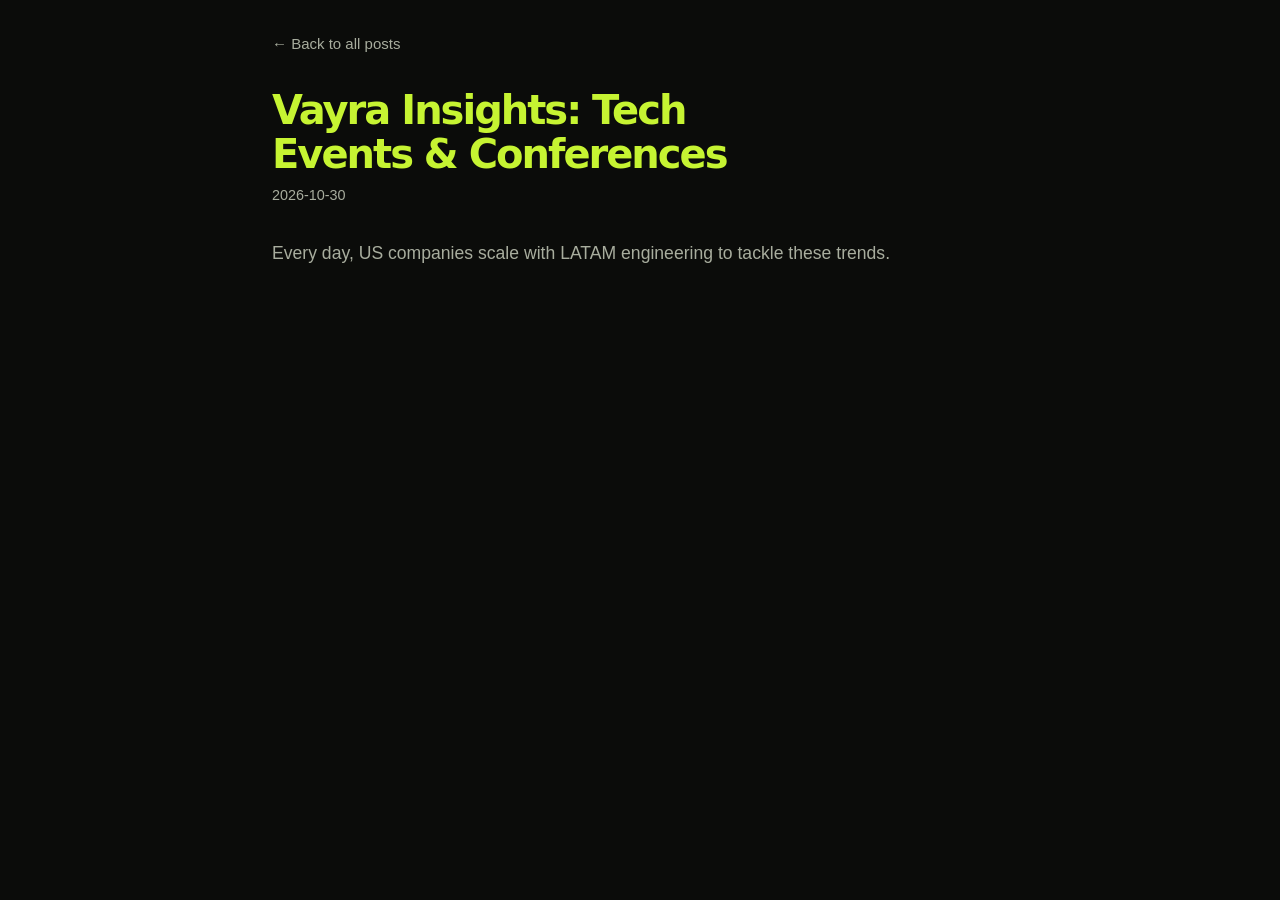
<file: public/blog/2026-10-30-vayra-insights-195.html>
<!DOCTYPE html>
<html lang="en">
<head>
    <meta charset="UTF-8">
    <meta name="viewport" content="width=device-width, initial-scale=1.0">
    <title>Vayra Insights: Tech Events & Conferences | Vayra</title>
    <meta name="description" content="Expert insights on Tech Events & Conferences.">
    <link rel="stylesheet" href="../styles.css">
    <style>
        body { font-family: -apple-system, BlinkMacSystemFont, "Segoe UI", Roboto, Helvetica, Arial, sans-serif; background: #0B0C0A; color: #F2F4EC; padding: 2rem; max-width: 800px; margin: auto; }
        h1 { color: #C6F432; font-size: 2.5rem; line-height: 1.1; margin-bottom: 0.5rem; }
        .back { color: #A8AD9E; text-decoration: none; margin-bottom: 2rem; display: inline-block; font-weight: 500; }
        .back:hover { color: #C6F432; }
        .content { line-height: 1.7; font-size: 1.1rem; color: #A8AD9E; }
        .content h2 { margin-top: 2.5rem; color: #F2F4EC; font-size: 1.8rem; }
        .content p { margin-bottom: 1.5rem; }
        .content ul { margin-bottom: 1.5rem; padding-left: 1.5rem; }
        .content li { margin-bottom: 0.5rem; }
        .date { color: #A8AD9E; font-size: 0.9rem; margin-bottom: 2rem; display: block; }
    </style>
</head>
<body>
    <a href="index.html" class="back">&larr; Back to all posts</a>
    <h1>Vayra Insights: Tech Events & Conferences</h1>
    <span class="date">2026-10-30</span>
    <div class="content">
        <p>Every day, US companies scale with LATAM engineering to tackle these trends.</p>
    </div>
</body>
</html>
</file>
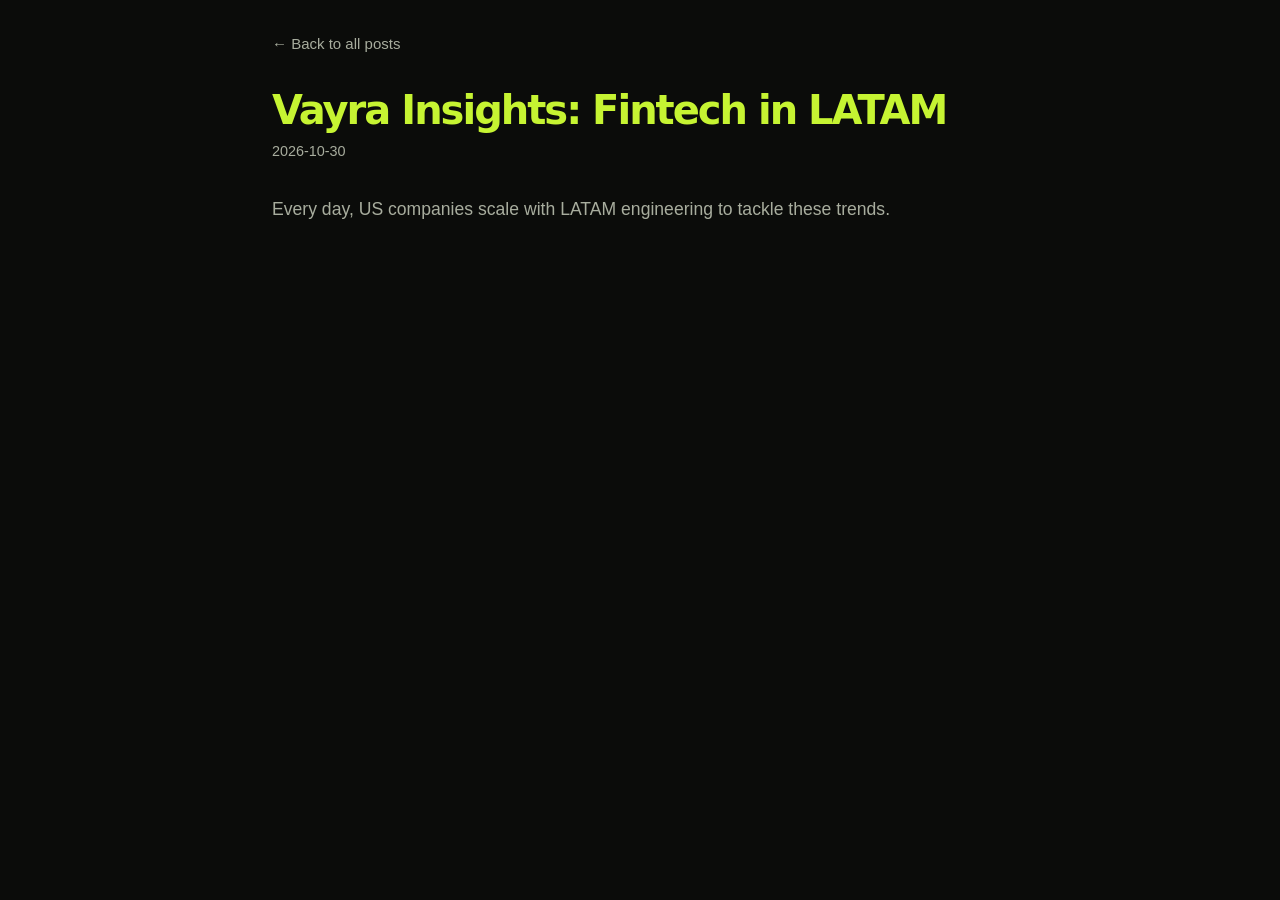
<file: public/blog/2026-10-30-vayra-insights-334.html>
<!DOCTYPE html>
<html lang="en">
<head>
    <meta charset="UTF-8">
    <meta name="viewport" content="width=device-width, initial-scale=1.0">
    <title>Vayra Insights: Fintech in LATAM | Vayra</title>
    <meta name="description" content="Expert insights on Fintech in LATAM.">
    <link rel="stylesheet" href="../styles.css">
    <style>
        body { font-family: -apple-system, BlinkMacSystemFont, "Segoe UI", Roboto, Helvetica, Arial, sans-serif; background: #0B0C0A; color: #F2F4EC; padding: 2rem; max-width: 800px; margin: auto; }
        h1 { color: #C6F432; font-size: 2.5rem; line-height: 1.1; margin-bottom: 0.5rem; }
        .back { color: #A8AD9E; text-decoration: none; margin-bottom: 2rem; display: inline-block; font-weight: 500; }
        .back:hover { color: #C6F432; }
        .content { line-height: 1.7; font-size: 1.1rem; color: #A8AD9E; }
        .content h2 { margin-top: 2.5rem; color: #F2F4EC; font-size: 1.8rem; }
        .content p { margin-bottom: 1.5rem; }
        .content ul { margin-bottom: 1.5rem; padding-left: 1.5rem; }
        .content li { margin-bottom: 0.5rem; }
        .date { color: #A8AD9E; font-size: 0.9rem; margin-bottom: 2rem; display: block; }
    </style>
</head>
<body>
    <a href="index.html" class="back">&larr; Back to all posts</a>
    <h1>Vayra Insights: Fintech in LATAM</h1>
    <span class="date">2026-10-30</span>
    <div class="content">
        <p>Every day, US companies scale with LATAM engineering to tackle these trends.</p>
    </div>
</body>
</html>
</file>
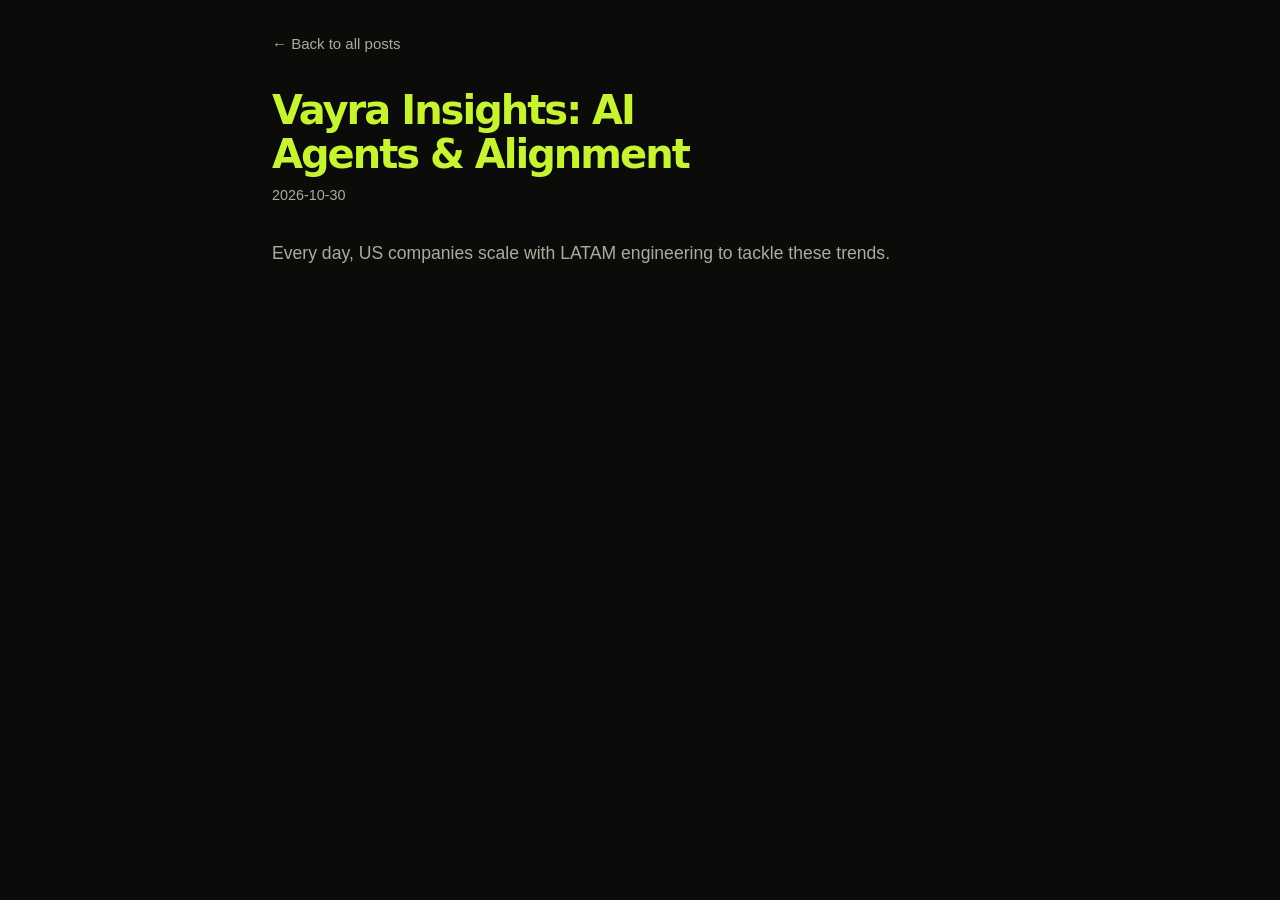
<file: public/blog/2026-10-30-vayra-insights-939.html>
<!DOCTYPE html>
<html lang="en">
<head>
    <meta charset="UTF-8">
    <meta name="viewport" content="width=device-width, initial-scale=1.0">
    <title>Vayra Insights: AI Agents & Alignment | Vayra</title>
    <meta name="description" content="Expert insights on AI Agents & Alignment.">
    <link rel="stylesheet" href="../styles.css">
    <style>
        body { font-family: -apple-system, BlinkMacSystemFont, "Segoe UI", Roboto, Helvetica, Arial, sans-serif; background: #0B0C0A; color: #F2F4EC; padding: 2rem; max-width: 800px; margin: auto; }
        h1 { color: #C6F432; font-size: 2.5rem; line-height: 1.1; margin-bottom: 0.5rem; }
        .back { color: #A8AD9E; text-decoration: none; margin-bottom: 2rem; display: inline-block; font-weight: 500; }
        .back:hover { color: #C6F432; }
        .content { line-height: 1.7; font-size: 1.1rem; color: #A8AD9E; }
        .content h2 { margin-top: 2.5rem; color: #F2F4EC; font-size: 1.8rem; }
        .content p { margin-bottom: 1.5rem; }
        .content ul { margin-bottom: 1.5rem; padding-left: 1.5rem; }
        .content li { margin-bottom: 0.5rem; }
        .date { color: #A8AD9E; font-size: 0.9rem; margin-bottom: 2rem; display: block; }
    </style>
</head>
<body>
    <a href="index.html" class="back">&larr; Back to all posts</a>
    <h1>Vayra Insights: AI Agents & Alignment</h1>
    <span class="date">2026-10-30</span>
    <div class="content">
        <p>Every day, US companies scale with LATAM engineering to tackle these trends.</p>
    </div>
</body>
</html>
</file>
<file: public/styles.css>
body{margin:0}img{max-width:100%}[hidden]{display:none!important}
/* Layout: night-shift navy site (Rubicon feel) that opens onto a warm cafe wall of city posters (Howdy warmth). Single committed dark look. */
:root{
  color-scheme: light;
  --ink:#FAFAFA;        /* page background, very light gray */
  --ink-2:#FFFFFF;      /* raised surfaces, pure white */
  --ink-3:#F3F4F6;      /* hover / lines strong */
  --line:#E5E7EB;       /* hairlines */
  --fg:#111827;         /* main text, dark gray */
  --muted:#6B7280;      /* secondary text */
  --sun:#EA580C;        /* accent: Andes sun */
  --sun-ink:#FFFFFF;    /* text on accent */
  --sky:#3B82F6;        /* secondary accent */
  --leaf:#059669;       /* agent / ok state */
  --paper:#FFFBF5;      
  --paper-ink:#2A2118;  
  --paper-muted:#6B5D4C;
  --f-display:"Bricolage Grotesque", "Hanken Grotesk", system-ui, sans-serif;
  --f-body:"Hanken Grotesk", system-ui, -apple-system, "Segoe UI", sans-serif;
  --f-mono:"JetBrains Mono", ui-monospace, "SFMono-Regular", Menlo, monospace;
  --f-poster:"Anton", "Oswald", "Arial Narrow", Impact, sans-serif;
  --r:14px;
}
*{box-sizing:border-box}
html{scroll-behavior:smooth}
body{background:var(--ink);color:var(--fg);font-family:var(--f-body);font-size:15px;line-height:1.6;-webkit-font-smoothing:antialiased;overflow-x:hidden}
a{color:inherit}
:focus-visible{outline:2px solid var(--sun);outline-offset:3px;border-radius:6px}
h1,h2,h3{font-family:var(--f-display);line-height:1.05;letter-spacing:-.05em;margin:0;text-wrap:balance}
p{margin:0}
.wrap{max-width:1180px;margin-inline:auto;padding-left:max(20px, env(safe-area-inset-left,0px));padding-right:max(20px, env(safe-area-inset-right,0px))}
.eyebrow{font-family:var(--f-mono);font-size:12.5px;letter-spacing:.14em;text-transform:uppercase;color:var(--sun)}
.lede{color:var(--muted);font-size:17px;max-width:58ch}

/* buttons */
.btn{display:inline-flex;align-items:center;gap:10px;font:600 16px/1 var(--f-body);text-decoration:none;padding:15px 22px;border-radius:999px;border:1px solid transparent;transition:transform .2s ease, background .2s ease, border-color .2s ease}
.btn-sun{background:var(--sun);color:var(--sun-ink)}
.btn-sun:hover{transform:translateY(-2px)}
.btn-ghost{border-color:var(--line);color:var(--fg)}
.btn-ghost:hover{border-color:var(--muted)}
.btn .arr{font-family:var(--f-mono)}

/* nav */
.nav{position:sticky;top:env(safe-area-inset-top,0px);z-index:20;background:color-mix(in srgb, var(--ink) 86%, transparent);backdrop-filter:blur(10px);border-bottom:1px solid var(--line)}
.nav .wrap{display:flex;align-items:center;justify-content:space-between;gap:20px;padding-block:14px}
.brand{display:flex;align-items:center;gap:10px;text-decoration:none;font:800 22px/1 var(--f-display);letter-spacing:-.02em}
.brand svg{width:30px;height:30px}
.nav ul{display:flex;gap:26px;list-style:none;margin:0;padding:0}
.nav ul a{text-decoration:none;color:var(--muted);font-size:15px}
.nav ul a:hover{color:var(--fg)}
.nav .btn{padding:11px 18px;font-size:15px}

/* hero */
.hero{position:relative;overflow:hidden;border-bottom:1px solid var(--line)}
.hero::before{content:"";position:absolute;inset:0;background:
  radial-gradient(60% 70% at 85% 10%, color-mix(in srgb, var(--sun) 18%, transparent), transparent 70%),
  linear-gradient(var(--line) 1px, transparent 1px) 0 0/56px 56px,
  linear-gradient(90deg, var(--line) 1px, transparent 1px) 0 0/56px 56px;
  opacity:.55;mask-image:linear-gradient(to bottom, #000 40%, transparent)}
.hero .wrap{position:relative;display:grid;grid-template-columns:1.05fr .95fr;gap:40px;align-items:center;padding-block:64px 72px}
.hero h1{font-size:clamp(32px,5vw,60px);font-weight:800;margin-block:16px 20px}
.hero h1 em{font-style:normal;color:var(--sun)}
.hero .cta{display:flex;flex-wrap:wrap;gap:12px;margin-top:32px}
.route{display:inline-flex;align-items:center;gap:10px;font-family:var(--f-mono);font-size:13px;letter-spacing:.12em;color:var(--fg);border:1px solid var(--line);background:var(--ink-2);padding:7px 12px;border-radius:999px}
.route i{width:7px;height:7px;border-radius:50%;background:var(--leaf);box-shadow:0 0 0 4px color-mix(in srgb, var(--leaf) 22%, transparent)}

/* console */
.console{background:var(--ink-2);border:1px solid var(--line);border-radius:18px;box-shadow:0 30px 80px -30px #000;overflow:hidden;min-width:0}
.console-top{display:flex;align-items:center;gap:8px;padding:12px 16px;border-bottom:1px solid var(--line);font-family:var(--f-mono);font-size:12px;color:var(--muted)}
.console-top b{width:10px;height:10px;border-radius:50%;background:var(--ink-3)}
.console-top span{margin-left:auto}
.console-body{padding:18px 18px 22px;font-family:var(--f-mono);font-size:13.5px;line-height:1.5}
.cmd{color:var(--fg);margin-bottom:14px;overflow-wrap:anywhere}
.cmd .p{color:var(--sun)}
.rows{display:grid;gap:6px}
.row{display:grid;grid-template-columns:76px 120px 1fr;gap:10px;align-items:center;padding:9px 10px;border-radius:10px;border:1px solid transparent;transition:background .35s ease, border-color .35s ease}
.row .who{font-size:11px;letter-spacing:.08em;text-transform:uppercase;padding:3px 8px;border-radius:999px;text-align:center}
.row.agent .who{color:var(--leaf);background:color-mix(in srgb, var(--leaf) 12%, transparent)}
.row.person .who{color:var(--sun);background:color-mix(in srgb, var(--sun) 14%, transparent)}
.row .role{color:var(--fg)}
.row .what{color:var(--muted);min-width:0}
.row.on{background:var(--ink-3);border-color:var(--line)}
.done{margin-top:14px;color:var(--leaf)}
.caret{display:inline-block;width:8px;height:15px;background:var(--fg);vertical-align:-2px;margin-left:4px;animation:blink 1.1s steps(1) infinite}
@keyframes blink{50%{opacity:0}}

/* marquee */
.ticker{border-bottom:1px solid var(--line);overflow:hidden;background:var(--ink)}
.ticker-track{display:flex;width:max-content;animation:slide 38s linear infinite}
.ticker ul{display:flex;gap:34px;list-style:none;margin:0;padding:18px 17px;font-family:var(--f-mono);font-size:13px;letter-spacing:.1em;text-transform:uppercase;color:var(--muted);white-space:nowrap}
.ticker li::before{content:"/";color:var(--sun);margin-right:34px}
@keyframes slide{to{transform:translateX(-50%)}}

/* sections */
section{scroll-margin-top:80px}
.sec{padding-block:64px}
.sec-head{display:grid;gap:12px;margin-bottom:32px;max-width:760px}
.sec-head h2{font-size:clamp(28px,3.8vw,44px);font-weight:800}

/* offers */
.offers{display:grid;grid-template-columns:1.25fr 1fr 1fr;gap:18px}
.offer{background:var(--ink-2);border:1px solid var(--line);border-radius:var(--r);padding:24px;display:flex;flex-direction:column;gap:12px;min-width:0}
.offer h3{font-size:22px;font-weight:700}
.offer p{color:var(--muted)}
.offer.lead{background:linear-gradient(160deg, color-mix(in srgb, var(--sun) 16%, var(--ink-2)), var(--ink-2) 60%);border-color:color-mix(in srgb, var(--sun) 40%, var(--line))}
.offer .tag{font-family:var(--f-mono);font-size:12px;letter-spacing:.12em;text-transform:uppercase;color:var(--sun)}
.chips{display:flex;flex-wrap:wrap;gap:8px;margin-top:auto;padding-top:6px;list-style:none;margin-bottom:0;padding-left:0}
.chips li{font-size:13.5px;padding:6px 12px;border-radius:999px;border:1px solid var(--line);color:var(--fg)}
.start{display:grid;grid-template-columns:auto 1fr 1fr;gap:18px;margin-top:18px;align-items:stretch}
.start .label{font-family:var(--f-display);font-weight:700;font-size:20px;align-self:center;padding-right:10px}
.start div.opt{border-top:1px solid var(--line);padding-top:16px}
.start h4{margin:0 0 4px;font:600 17px/1.3 var(--f-body)}
.start p{color:var(--muted);font-size:16px}

/* gtm system */
.gtm{background:var(--ink-2);border-block:1px solid var(--line)}
.loop{display:grid;grid-template-columns:150px repeat(5, minmax(0,1fr));border:1px solid var(--line);border-radius:var(--r);overflow:hidden;background:var(--ink)}
.loop > div{padding:18px 16px;border-right:1px solid var(--line);border-bottom:1px solid var(--line);min-width:0}
.loop > div:nth-child(6n){border-right:0}
.loop > div:nth-last-child(-n+6){border-bottom:0}
.loop .stage{font-family:var(--f-display);font-weight:700;font-size:19px;position:relative;background:var(--ink-2)}
.loop .stage:not(:nth-child(6n))::after{content:"\2192";position:absolute;right:-9px;top:50%;transform:translateY(-50%);font-family:var(--f-mono);font-size:14px;color:var(--sun);background:var(--ink-2);z-index:1;line-height:1}
.loop .lane{font-family:var(--f-mono);font-size:12px;letter-spacing:.1em;text-transform:uppercase;display:flex;align-items:center;gap:8px}
.loop .lane.a{color:var(--leaf)}
.loop .lane.p{color:var(--sun)}
.loop .lane i{width:8px;height:8px;border-radius:50%;background:currentColor}
.loop .cell{font-size:15.5px;color:var(--muted);line-height:1.45}
.loop .cell.p{color:var(--fg)}
.loop .corner{background:var(--ink-2)}
.gtm-note{margin-top:22px;color:var(--muted);font-size:16px;max-width:70ch}

/* cafe wall */
.wall{background:var(--paper);color:var(--paper-ink);position:relative;overflow:hidden}
.wall::before{content:"";position:absolute;inset:0;opacity:.5;background:
  radial-gradient(circle at 20% 30%, rgba(120,90,50,.10) 0 1px, transparent 1.5px) 0 0/18px 18px,
  radial-gradient(circle at 70% 60%, rgba(120,90,50,.08) 0 1px, transparent 1.5px) 0 0/23px 23px}
.wall .wrap{position:relative}
.wall .eyebrow{color:#7A4408}
.wall h2{color:var(--paper-ink);font-family:var(--f-poster);font-weight:400;text-transform:uppercase;letter-spacing:0;font-size:clamp(36px,6vw,72px);line-height:.9}
.wall .lede{color:var(--paper-muted)}
.atlas{display:grid;grid-template-columns:minmax(0,1.1fr) minmax(0,1fr);gap:40px;align-items:center;margin-top:32px}
.mapposter{position:relative;margin:0;background:#fff;padding:10px;box-shadow:0 2px 0 rgba(0,0,0,.06), 0 24px 40px -22px rgba(60,40,10,.55);transform:rotate(-.6deg)}
.mapposter::before{content:"";position:absolute;top:-12px;left:50%;width:84px;height:24px;transform:translateX(-50%) rotate(-3deg);background:rgba(255,236,190,.75);box-shadow:0 1px 2px rgba(0,0,0,.08);z-index:2}
.mapfield{position:relative;background:#0A0F1F;aspect-ratio:600/764}
.mapfield > svg, .mapfield > img{position:absolute;inset:0;width:100%;height:100%}
.mapfield > .map-route{pointer-events:none}
.mapfoot{display:flex;justify-content:space-between;gap:12px;background:#0A0F1F;color:#A5AECB;font-family:var(--f-mono);font-size:11px;letter-spacing:.12em;text-transform:uppercase;padding:12px 16px;border-top:1px solid #1A2447}
.at-pin{position:absolute;left:var(--x);top:var(--y);width:28px;height:28px;margin:-14px 0 0 -14px;border:0;padding:0;background:transparent;cursor:pointer;border-radius:50%;z-index:1}
.at-pin::before{content:"";position:absolute;inset:9px;border-radius:50%;background:var(--sun);box-shadow:0 0 0 3px rgba(255,181,71,.22);transition:inset .25s ease, background-color .25s ease}
.at-pin:hover::before{inset:7px}
.at-pin[aria-pressed="true"]{z-index:3}
.at-pin[aria-pressed="true"]::before{inset:7px;background:#fff;box-shadow:0 0 0 4px var(--sun), 0 0 0 11px rgba(255,181,71,.22)}
.at-pin:focus-visible{outline:2px solid #fff;outline-offset:0}
.at-label{position:absolute;left:var(--x);top:var(--y);transform:translate(18px,-50%);font-family:var(--f-poster);font-size:clamp(14px,1.9vw,21px);line-height:1;text-transform:uppercase;letter-spacing:.02em;color:#0A0F1F;background:var(--sun);padding:5px 8px 4px;white-space:nowrap;pointer-events:none;z-index:4}
.at-label.left{transform:translate(calc(-100% - 18px),-50%)}
.at-you{position:absolute;left:var(--x);top:var(--y);display:flex;align-items:center;gap:7px;transform:translate(-6px,-6px);font-family:var(--f-mono);font-size:11px;letter-spacing:.1em;text-transform:uppercase;color:#EEF1FA;pointer-events:none;white-space:nowrap;transition:left .5s ease, top .5s ease}
.at-you i{width:12px;height:12px;border-radius:50%;border:2px solid #EEF1FA;background:#0A0F1F;flex:none}
.at-you.left{flex-direction:row-reverse;transform:translate(calc(-100% + 6px),-6px)}


.at-pin[aria-pressed="true"]::after{content:"";position:absolute;inset:4px;border-radius:50%;border:2px solid var(--sun);animation:ping 2.2s ease-out infinite}
@keyframes ping{from{transform:scale(.6);opacity:.9}to{transform:scale(2.2);opacity:0}}
.cityhead{display:grid;gap:10px;padding-top:22px;border-top:1px solid rgba(42,33,24,.18)}
.ch-name{display:flex;align-items:baseline;flex-wrap:wrap;gap:6px 14px;font-family:var(--f-poster);font-size:clamp(32px,3.5vw,46px);line-height:.95;text-transform:uppercase;color:var(--paper-ink)}
.ch-country{font-family:var(--f-body);font-size:16px;font-weight:600;text-transform:none;color:var(--paper-muted)}
.ch-meta{font-family:var(--f-mono);font-size:13px;letter-spacing:.06em;color:var(--paper-muted)}

/* right column */
.atside{display:grid;grid-template-columns:minmax(0,1fr);gap:28px;min-width:0}
.atside > *{min-width:0}
.at-q{font-family:var(--f-mono);font-size:12.5px;letter-spacing:.12em;text-transform:uppercase;color:#7A4408;margin:0 0 12px}
.seg{display:flex;flex-wrap:wrap;gap:6px}
.seg button{font:600 15px/1 var(--f-body);color:var(--paper-ink);background:transparent;border:1px solid rgba(42,33,24,.28);border-radius:999px;padding:0 16px;min-height:44px;cursor:pointer}
.seg button:hover{border-color:var(--paper-ink)}
.seg button[aria-pressed="true"]{background:var(--paper-ink);color:var(--paper);border-color:var(--paper-ink)}
.say{font-family:var(--f-display);font-weight:700;font-size:clamp(18px,2vw,24px);line-height:1.25;color:var(--paper-ink);max-width:28ch;text-wrap:pretty}
.say b{font-weight:800;background:linear-gradient(transparent 62%, rgba(255,181,71,.55) 62%)}
.cityline{color:var(--paper-muted);margin-top:12px;max-width:44ch}
.strip{display:grid;gap:8px}
.strip-row{display:grid;grid-template-columns:96px minmax(0,1fr);gap:12px;align-items:center;font-size:13px;color:var(--paper-muted)}
.strip-bar{position:relative;height:14px;border-radius:999px;background:rgba(42,33,24,.10);overflow:hidden}
.strip-bar span{position:absolute;top:0;bottom:0;border-radius:999px}
.strip-bar .you-band{background:var(--paper-ink)}
.strip-bar .team-band{background:#C9821F}
.strip-bar .both-band{background:var(--paper-ink);opacity:.18}
.strip-axis{display:flex;justify-content:space-between;margin-left:108px;font-family:var(--f-mono);font-size:11px;color:var(--paper-muted)}
.shared{font-family:var(--f-display);font-weight:800;font-size:20px;color:var(--paper-ink)}
.citychips{display:flex;flex-wrap:wrap;gap:8px;list-style:none;margin:0;padding:0}
.chip{font:600 14px/1 var(--f-body);color:var(--paper-ink);background:transparent;border:1px solid rgba(42,33,24,.28);border-radius:999px;padding:0 14px;min-height:40px;cursor:pointer;white-space:nowrap}
.chip:hover{border-color:var(--paper-ink)}
.chip[aria-pressed="true"]{background:#C9821F;color:#1B1204;border-color:#C9821F}

/* time and money */
.save-grid{display:grid;grid-template-columns:minmax(0,1.35fr) minmax(0,1fr);gap:20px}
.calc,.timecard{background:var(--ink-2);border:1px solid var(--line);border-radius:var(--r);padding:24px;display:grid;gap:18px;align-content:start;min-width:0}
.calc h3,.timecard h3{font-size:24px;font-weight:700}
.roles{display:flex;flex-wrap:wrap;gap:8px}
.roles button{font:600 14.5px/1 var(--f-body);color:var(--fg);background:transparent;border:1px solid var(--line);border-radius:999px;padding:0 16px;min-height:44px;cursor:pointer}
.roles button:hover{border-color:var(--muted)}
.roles button[aria-pressed="true"]{background:var(--sun);color:var(--sun-ink);border-color:var(--sun)}
.count{display:flex;align-items:center;gap:14px;color:var(--muted);font-size:15px}
.count button{width:44px;height:44px;border-radius:50%;border:1px solid var(--line);background:transparent;color:var(--fg);font:600 20px/1 var(--f-body);cursor:pointer}
.count button:hover{border-color:var(--muted)}
.count output{font:800 22px/1 var(--f-display);color:var(--fg);min-width:2ch;text-align:center;font-variant-numeric:tabular-nums}
.bars{display:grid;gap:16px}
.bar-row{display:grid;gap:8px}
.bar-top{display:flex;justify-content:space-between;gap:12px;font-size:15px;color:var(--muted)}
.bar-top strong{color:var(--fg);font-variant-numeric:tabular-nums;font-weight:600}
.bar{height:12px;border-radius:999px;background:var(--ink-3);overflow:hidden}
.bar span{display:block;height:100%;border-radius:999px;transition:width .5s cubic-bezier(.2,.7,.2,1)}
.bar .us{background:var(--muted)}
.bar .la{background:var(--sun)}
.gap{display:flex;align-items:baseline;justify-content:space-between;gap:16px;flex-wrap:wrap;padding-top:18px;border-top:1px solid var(--line)}
.gap span{color:var(--muted);font-size:15px;max-width:26ch}
.gap strong{font:800 clamp(24px,3vw,36px)/1 var(--f-display);color:var(--sun);font-variant-numeric:tabular-nums}
.fine{color:var(--muted);font-size:13.5px;line-height:1.55}
.timecard .big{font:800 clamp(36px,4vw,52px)/1 var(--f-display);color:var(--fg);font-variant-numeric:tabular-nums}
.timecard p{color:var(--muted)}
.timecard a{color:var(--fg)}
.opt{display:grid;gap:8px;min-width:0}
.opt.two{grid-template-columns:minmax(0,1fr) auto;gap:16px;align-items:start}
.cityselect{appearance:none;-webkit-appearance:none;font:600 16px/1.2 var(--f-body);color:var(--paper-ink);background:transparent url("data:image/svg+xml,%3Csvg xmlns='http://www.w3.org/2000/svg' viewBox='0 0 12 8'%3E%3Cpath d='M1 1l5 5 5-5' fill='none' stroke='%232A2118' stroke-width='1.8'/%3E%3C/svg%3E") no-repeat right 16px center/12px 8px;border:1px solid rgba(42,33,24,.35);border-radius:999px;min-height:48px;padding:0 44px 0 18px;cursor:pointer;max-width:100%}
.cityselect:hover{border-color:var(--paper-ink)}
.cityselect.dark{color:var(--fg);border-color:var(--line);background-image:url("data:image/svg+xml,%3Csvg xmlns='http://www.w3.org/2000/svg' viewBox='0 0 12 8'%3E%3Cpath d='M1 1l5 5 5-5' fill='none' stroke='%23111827' stroke-width='1.8'/%3E%3C/svg%3E")}
.cityselect.dark:hover{border-color:var(--muted)}
.cityselect option,.cityselect optgroup{color:#111;background:#fff}
.geo-note{font-size:13px;color:var(--paper-muted);min-height:1.2em;margin-top:6px}
.calc .geo-note{color:var(--muted);margin-top:0}
input[type=range]{-webkit-appearance:none;appearance:none;width:100%;height:28px;background:transparent;cursor:pointer}
input[type=range]::-webkit-slider-runnable-track{height:8px;border-radius:999px;background:linear-gradient(90deg,var(--sun) var(--p,0%),var(--ink-3) var(--p,0%))}
input[type=range]::-moz-range-track{height:8px;border-radius:999px;background:var(--ink-3)}
input[type=range]::-moz-range-progress{height:8px;border-radius:999px;background:var(--sun)}
input[type=range]::-webkit-slider-thumb{-webkit-appearance:none;width:26px;height:26px;border-radius:50%;background:var(--ink-2);border:4px solid var(--sun);margin-top:-9px}
input[type=range]::-moz-range-thumb{width:20px;height:20px;border-radius:50%;background:var(--ink-2);border:4px solid var(--sun)}
.opt-l output{font:800 18px/1 var(--f-display);color:var(--fg)}
.equiv{display:grid;gap:12px;padding:16px 18px;border-radius:12px;background:var(--ink-3);border:1px solid var(--line)}
.equiv p{font-size:16px;color:var(--fg)}
.equiv b{color:var(--sun)}
.people{display:flex;align-items:flex-end;gap:6px;flex-wrap:wrap}
.people .eq{font:800 22px/1 var(--f-display);color:var(--muted);margin:0 6px 4px}
.people .p{position:relative;width:22px;height:30px}
.people .p svg{position:absolute;inset:0;width:22px;height:30px}
.people .p .fill{position:absolute;inset:0;overflow:hidden;width:var(--w,100%)}
.people .p.us svg{fill:var(--muted)}
.people .p .ghost{fill:var(--line)}
.people .p .fill svg{fill:var(--sun)}
.people .p{animation:pop .35s ease both}
@keyframes pop{from{transform:translateY(6px);opacity:0}to{transform:none;opacity:1}}
.opt-l{font-size:13px;color:var(--muted)}
.quote{justify-self:start}
.exit{position:fixed;inset:0;z-index:50;display:grid;place-items:center;padding:max(16px, env(safe-area-inset-top,0px)) max(16px, env(safe-area-inset-right,0px)) max(16px, env(safe-area-inset-bottom,0px)) max(16px, env(safe-area-inset-left,0px));background:rgba(5,8,18,.72);backdrop-filter:blur(4px)}
.exit-card{position:relative;width:min(520px,100%);background:var(--paper);color:var(--paper-ink);padding:36px 32px 28px;box-shadow:0 30px 80px -20px rgba(0,0,0,.7);transform:rotate(-.8deg)}
.exit-card::before{content:"";position:absolute;top:-12px;left:50%;width:96px;height:26px;transform:translateX(-50%) rotate(-3deg);background:rgba(255,236,190,.85)}
.exit-card h2{font-family:var(--f-poster);font-weight:400;text-transform:uppercase;font-size:clamp(34px,6vw,48px);line-height:.95;letter-spacing:0;color:var(--paper-ink)}
.exit-card p{color:var(--paper-muted);margin-top:14px}
.exit-card .sum{color:var(--paper-ink);font-weight:600}
.exit-actions{display:flex;flex-wrap:wrap;gap:10px;margin-top:22px;align-items:center}
.exit-card .btn-sun{color:var(--sun-ink)}
.exit-ghost{font:600 15px/1 var(--f-body);background:transparent;border:1px solid rgba(42,33,24,.3);color:var(--paper-ink);border-radius:999px;min-height:48px;padding:0 18px;cursor:pointer}
.exit-x{position:absolute;top:10px;right:10px;width:44px;height:44px;border:0;background:transparent;color:var(--paper-ink);font-size:26px;line-height:1;cursor:pointer;border-radius:50%}
.exit-later{background:none;border:0;color:var(--paper-muted);text-decoration:underline;font:500 14px/1 var(--f-body);cursor:pointer;min-height:44px;padding:0 6px}
.exit-copied{min-height:1.2em;font-size:13px;color:#2E6B4A;margin-top:8px}
.how summary{cursor:pointer;color:var(--fg);font-size:14px;font-weight:600;list-style:none;display:inline-flex;align-items:center;gap:8px;min-height:32px}
.how summary::-webkit-details-marker{display:none}
.how summary::after{content:"+";color:var(--sun);font-size:18px}
.how[open] summary::after{content:"\2212"}
.how{display:grid;gap:10px}
.how .fine + .fine{margin-top:8px}
.how a{color:var(--muted)}
.how a:hover{color:var(--fg)}

.poster{container-type:inline-size;position:relative;background:#fff;padding:10px;box-shadow:0 2px 0 rgba(0,0,0,.06), 0 24px 40px -22px rgba(60,40,10,.55);transform:rotate(var(--tilt));transition:transform .4s ease}
.poster:hover{transform:rotate(0deg) translateY(-4px)}
.poster::before{content:"";position:absolute;top:-12px;left:50%;width:84px;height:24px;transform:translateX(-50%) rotate(-3deg);background:rgba(255,236,190,.75);box-shadow:0 1px 2px rgba(0,0,0,.08)}
.poster svg{display:block;width:100%;height:auto}
.poster .band{padding:6cqw 6cqw 7cqw;display:grid;grid-template-columns:minmax(0,1fr);gap:3cqw}
.poster .band > *{min-width:0}
.poster .verb{font-family:var(--f-poster);font-weight:400;font-size:12cqw;line-height:.9;text-transform:uppercase;letter-spacing:.02em}
.poster .city{font-family:var(--f-poster);font-weight:400;font-size:20cqw;overflow-wrap:anywhere;line-height:.86;text-transform:uppercase}
.poster .line{font-size:max(14px,5.2cqw);line-height:1.4}
.poster .foot{display:flex;justify-content:space-between;font-family:var(--f-mono);font-size:max(10px,3.6cqw);letter-spacing:.1em;text-transform:uppercase;opacity:.8;margin-top:1cqw}

/* how */
.flow{display:flex;flex-wrap:wrap;align-items:center;gap:10px 12px;margin-bottom:34px;list-style:none;padding:0}
.flow li{display:flex;align-items:center;gap:12px;font-family:var(--f-display);font-weight:700;font-size:clamp(18px,2vw,22px)}
.flow li span{padding:12px 18px;border:1px solid var(--line);border-radius:999px;background:var(--ink-2)}
.flow li:not(:last-child)::after{content:"\2192";font-family:var(--f-mono);color:var(--sun);font-weight:400}
.how-text{font-size:20px;max-width:62ch;color:var(--fg)}
.pair{display:grid;grid-template-columns:1fr 1fr;gap:18px;margin-top:48px}
.pair article{border:1px solid var(--line);border-radius:var(--r);padding:24px;display:grid;gap:12px;align-content:start}
.pair h3{font-size:24px;font-weight:800}
.pair p{color:var(--muted)}

/* faq */
.faq{display:grid;grid-template-columns:.8fr 1.2fr;gap:56px;align-items:start}
.faq details{border-bottom:1px solid var(--line)}
.faq details:first-child{border-top:1px solid var(--line)}
.faq summary{list-style:none;cursor:pointer;display:flex;justify-content:space-between;gap:20px;padding:22px 0;font:600 19px/1.35 var(--f-body)}
.faq summary::-webkit-details-marker{display:none}
.faq summary::after{content:"+";font-family:var(--f-mono);color:var(--sun);font-size:20px;line-height:1;transition:transform .2s ease}
.faq details[open] summary::after{transform:rotate(45deg)}
.faq details p{color:var(--muted);padding-bottom:22px;max-width:60ch}

/* contact */
.contact{border-top:1px solid var(--line);position:relative;overflow:hidden}
.contact::before{content:"";position:absolute;inset:0;background:radial-gradient(50% 80% at 50% 0%, color-mix(in srgb, var(--sun) 14%, transparent), transparent 70%)}
.contact .wrap{position:relative;display:grid;gap:16px;justify-items:center;text-align:center;padding-block:80px}
.contact h2{font-size:clamp(28px,4.5vw,52px);font-weight:800;max-width:16ch}
.mailbox{display:flex;flex-wrap:wrap;justify-content:center;align-items:center;gap:10px;margin-top:10px}
.addr{font-family:var(--f-mono);font-size:18px;padding:14px 18px;border:1px solid var(--line);border-radius:12px;background:var(--ink-2);user-select:all}
.copy{font:600 15px/1 var(--f-body);background:transparent;color:var(--fg);border:1px solid var(--line);border-radius:12px;padding:15px 16px;cursor:pointer}
.copy:hover{border-color:var(--muted)}
.copied{min-height:1.4em;color:var(--leaf);font-size:14px}

/* footer */
footer{border-top:1px solid var(--line)}
footer .wrap{display:flex;flex-wrap:wrap;gap:24px;justify-content:space-between;align-items:center;padding-block:34px;color:var(--muted);font-size:15px}
footer nav{display:flex;flex-wrap:wrap;gap:22px}
footer nav a{text-decoration:none}
footer nav a:hover{color:var(--fg)}

/* responsive */
@media (max-width: 980px){
  .hero .wrap{grid-template-columns:1fr;gap:44px;padding-block:64px 72px}
  .offers{grid-template-columns:1fr}
  .start{grid-template-columns:1fr}
  .loop{grid-template-columns:1fr}
  .loop .corner,.loop .lane{display:none}
  .loop > div{border-right:0}
  .loop > div:nth-last-child(-n+6){border-bottom:1px solid var(--line)}
  .loop > div:last-child{border-bottom:0}
  .loop .stage::after{display:none}
  .loop .stage{border-top:1px solid var(--line)}
  .loop .cell::before{display:block;font-family:var(--f-mono);font-size:11px;letter-spacing:.1em;text-transform:uppercase;margin-bottom:4px}
  .loop .cell.a::before{content:"Agents";color:var(--leaf)}
  .loop .cell.p::before{content:"People";color:var(--sun)}
  .loop > div{order:var(--o,0)}
  .atlas{grid-template-columns:minmax(0,1fr);gap:56px}
  .mapposter{max-width:540px;width:calc(100% - 40px);justify-self:center}
  .save-grid{grid-template-columns:1fr}
  .pair,.faq{grid-template-columns:1fr}
  .faq{gap:28px}
}
@media (max-width: 760px){
  .nav ul{display:none}
  .sec{padding-block:76px}
  .row{grid-template-columns:66px 1fr}
  .row .what{grid-column:2}
  body{font-size:16px}
  .lede{font-size:17px}
  .atlas{margin-top:32px;gap:40px}
  .mapposter{transform:none;width:100%;max-width:none}
  .citychips{flex-wrap:nowrap;overflow-x:auto;scrollbar-width:none;margin-left:calc(-1 * max(20px, env(safe-area-inset-left,0px)));margin-right:calc(-1 * max(20px, env(safe-area-inset-right,0px)));padding:2px max(20px, env(safe-area-inset-right,0px)) 6px max(20px, env(safe-area-inset-left,0px))}
  .citychips::-webkit-scrollbar{display:none}
  .at-label{font-size:14px}
  .opt.two{grid-template-columns:1fr}
  .strip-row{grid-template-columns:78px minmax(0,1fr)}
  .strip-axis{margin-left:90px}
  .calc,.timecard{padding:22px}
  .timecard{display:none}
}
@media (prefers-reduced-motion: reduce){
  *{animation:none!important;transition:none!important}
  html{scroll-behavior:auto}
}

/* ==========================================================================
   Interactive Pointer Animation (Requirement R2)
   ========================================================================== */
@media (hover: hover) and (pointer: fine) {
  body.cursor-active,
  body.cursor-active a,
  body.cursor-active button,
  body.cursor-active [role="button"],
  body.cursor-active summary,
  body.cursor-active .btn,
  body.cursor-active .chip,
  body.cursor-active .at-pin,
  body.cursor-active .poster {
    cursor: none !important;
  }

  body.cursor-active input,
  body.cursor-active textarea,
  body.cursor-active select,
  body.cursor-active .addr {
    cursor: text !important;
  }

  .cursor-dot,
  .cursor-ring {
    position: fixed;
    top: 0;
    left: 0;
    pointer-events: none;
    z-index: 99999;
    will-change: transform;
    opacity: 0;
    transition: opacity 0.25s ease;
  }

  body.cursor-active .cursor-dot,
  body.cursor-active .cursor-ring {
    opacity: 1;
  }

  body.cursor-hidden .cursor-dot,
  body.cursor-hidden .cursor-ring {
    opacity: 0 !important;
  }

  .cursor-dot {
    width: 6px;
    height: 6px;
    margin: -3px 0 0 -3px;
    background-color: var(--sun, #FFB547);
    border-radius: 50%;
    box-shadow: 0 0 6px rgba(255, 181, 71, 0.6);
    transition: transform 0.2s cubic-bezier(0.2, 0, 0.2, 1), opacity 0.2s ease;
  }

  .cursor-ring {
    width: 36px;
    height: 36px;
    margin: -18px 0 0 -18px;
  }

  .cursor-ring-inner {
    width: 100%;
    height: 100%;
    border-radius: 50%;
    border: 1.5px solid color-mix(in srgb, var(--sun, #FFB547) 65%, transparent);
    background: rgba(255, 181, 71, 0.08);
    box-shadow: 0 0 12px rgba(255, 181, 71, 0.15);
    transition: transform 0.22s cubic-bezier(0.2, 0, 0.2, 1),
                background-color 0.22s ease,
                border-color 0.22s ease;
  }

  /* Hover state on interactive elements */
  body.cursor-hover .cursor-ring-inner {
    transform: scale(1.65);
    border-color: var(--sun, #FFB547);
    background-color: rgba(255, 181, 71, 0.18);
    box-shadow: 0 0 16px rgba(255, 181, 71, 0.35);
  }

  body.cursor-hover .cursor-dot {
    transform: scale(0.3);
    opacity: 0.4;
  }

  /* Active / click state */
  body.cursor-clicking .cursor-ring-inner {
    transform: scale(0.85);
  }
}

/* Reduced motion & touch guards */
@media (prefers-reduced-motion: reduce), (pointer: coarse), (hover: none) {
  .cursor-dot,
  .cursor-ring {
    display: none !important;
  }
  body, body * {
    cursor: auto !important;
  }
}



/* AI Avatar Widget */
.ai-avatar-widget {
  position: fixed;
  bottom: 24px;
  right: 24px;
  width: 90px;
  height: 120px;
  border-radius: 12px;
  overflow: hidden;
  box-shadow: 0 10px 25px -5px rgba(0, 0, 0, 0.1), 0 8px 10px -6px rgba(0, 0, 0, 0.1);
  z-index: 9999;
  cursor: pointer;
  transition: transform 0.3s cubic-bezier(0.34, 1.56, 0.64, 1), box-shadow 0.3s ease;
  border: 2px solid var(--ink-2);
  background: var(--ink-2);
}
.ai-avatar-widget:hover {
  transform: scale(1.05) translateY(-5px);
  box-shadow: 0 20px 25px -5px rgba(0, 0, 0, 0.15), 0 10px 10px -5px rgba(0, 0, 0, 0.05);
}
.ai-avatar-video {
  width: 100%;
  height: 100%;
  object-fit: cover;
  background: #E5E7EB;
}
.ai-avatar-bubble {
  position: absolute;
  top: -40px;
  right: 0;
  background: var(--ink-2);
  color: var(--fg);
  padding: 8px 12px;
  border-radius: 12px;
  border-bottom-right-radius: 4px;
  font-size: 13px;
  font-weight: 600;
  white-space: nowrap;
  box-shadow: 0 4px 6px -1px rgba(0,0,0,0.1);
  opacity: 0;
  transform: translateY(10px);
  transition: opacity 0.3s ease, transform 0.3s ease;
  pointer-events: none;
}
.ai-avatar-widget:hover .ai-avatar-bubble {
  opacity: 1;
  transform: translateY(0);
}
.ai-avatar-close {
  position: absolute;
  top: 4px;
  right: 4px;
  width: 20px;
  height: 20px;
  border-radius: 50%;
  background: rgba(0,0,0,0.5);
  color: #fff;
  border: none;
  font-size: 10px;
  display: flex;
  align-items: center;
  justify-content: center;
  cursor: pointer;
  opacity: 0;
  transition: opacity 0.2s;
}
.ai-avatar-widget:hover .ai-avatar-close {
  opacity: 1;
}



/* Hero Dark Override */
.hero h1, .hero .lede, .hero .route { color: #FFFFFF !important; }
.hero .route { border-color: rgba(255,255,255,0.3) !important; background: rgba(0,0,0,0.2); }
</file>
